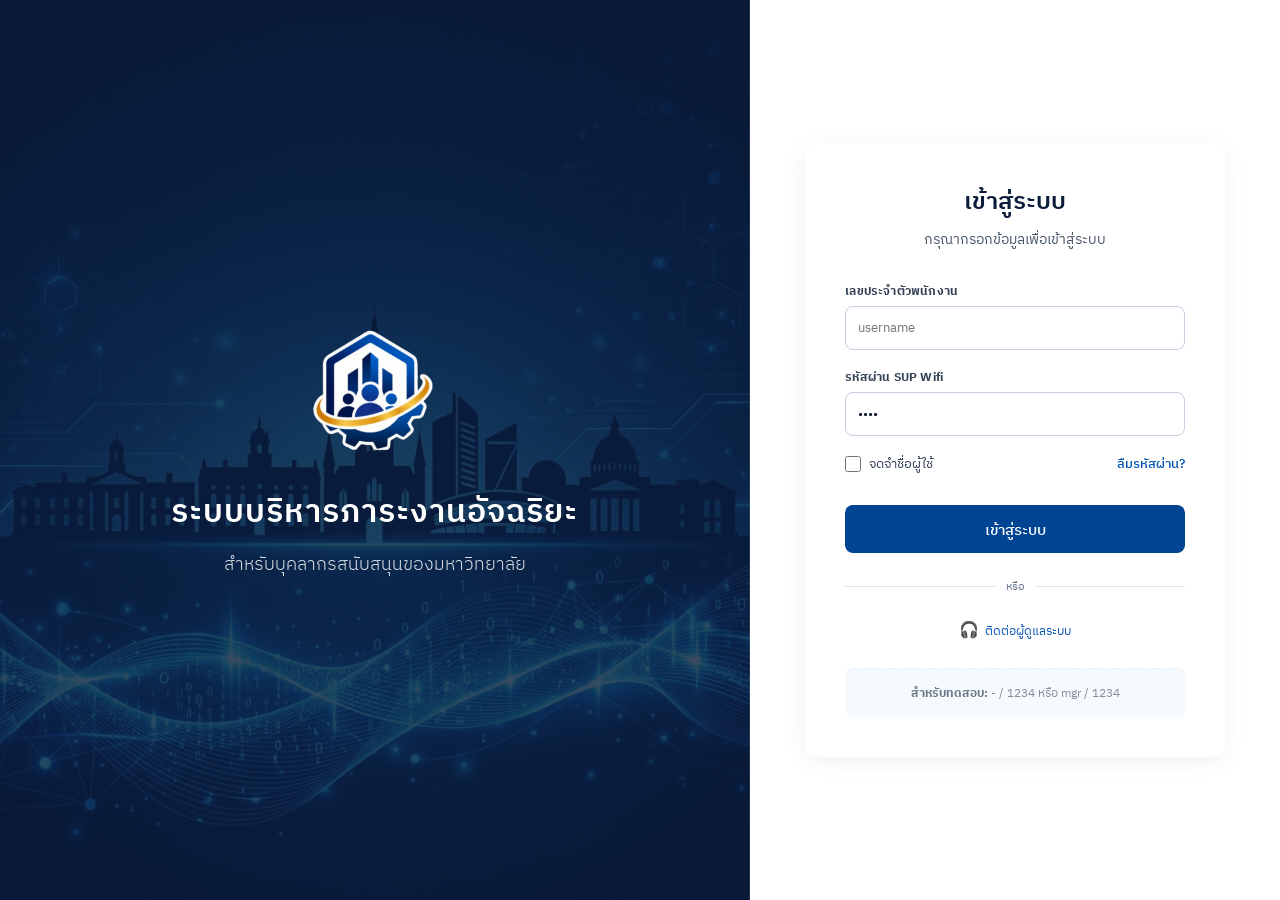
<file: index.html>
<!DOCTYPE html>
<html lang="th">

<head>
  <meta charset="UTF-8">
  <meta name="viewport" content="width=device-width, initial-scale=1.0">
  <title>ระบบบริหารภาระงานอัจฉริยะ</title>
  <link
    href="https://fonts.googleapis.com/css2?family=IBM+Plex+Sans+Thai:wght@300;400;500;600;700&family=IBM+Plex+Sans:wght@300;400;500;600;700&display=swap"
    rel="stylesheet">
  <link rel="stylesheet" href="css1.css">
</head>

<body>

  <!-- ══════════ TOAST CONTAINER ══════════ -->
  <div class=" toast-container" id="toastContainer">
  </div>

  <!-- ══════════ MGR MODAL ══════════ -->
  <div id="mgrModal"
    style="display:none;position:fixed;inset:0;background:rgba(15,23,42,0.55);z-index:2000;align-items:center;justify-content:center;"
    onclick="if(event.target===this)closeMgrModal()">
    <div
      style="background:#fff;border-radius:18px;max-width:560px;width:90%;box-shadow:0 24px 64px rgba(15,23,42,0.18);overflow:hidden;animation:fadeIn .2s ease;">
      <div id="mgrModalHeader"
        style="background:#1e3a5f;color:#fff;padding:22px 28px;display:flex;justify-content:space-between;align-items:center;">
        <div>
          <div id="mgrModalTitle" style="font-size:17px;font-weight:800;"></div>
          <div id="mgrModalSub" style="font-size:12px;opacity:.8;margin-top:3px;"></div>
        </div>
        <button onclick="closeMgrModal()"
          style="background:rgba(255,255,255,0.15);border:none;color:#fff;width:34px;height:34px;border-radius:50%;font-size:18px;cursor:pointer;display:flex;align-items:center;justify-content:center;line-height:1;">✕</button>
      </div>
      <div id="mgrModalBody" style="padding:28px;max-height:65vh;overflow-y:auto;"></div>
      <div id="mgrModalFooter"
        style="padding:16px 28px;border-top:1px solid #e2e8f0;display:flex;gap:12px;justify-content:flex-end;"></div>
    </div>
  </div>

  <!-- ══════════ LOGIN PAGE ══════════ -->
  <div id="page-login">
    <div class="login-left">
      <div class="login-brand">
        <div class="login-logo">
          <img src="logo.png" alt="Logo" style="width: 100%; height: 100%; object-fit: contain;">
        </div>
        <h1>ระบบบริหารภาระงานอัจฉริยะ</h1>
        <p>สำหรับบุคลากรสนับสนุนของมหาวิทยาลัย</p>
      </div>
    </div>
    <div class="login-right">
      <div class="login-form-box">
        <h2>เข้าสู่ระบบ</h2>
        <div class="sub-label">กรุณากรอกข้อมูลเพื่อเข้าสู่ระบบ</div>

        <div class="form-group" style="text-align: left;">
          <label>เลขประจำตัวพนักงาน</label>
          <input type="text" id="loginUser" placeholder="username" value="">
        </div>
        <div class="form-group" style="text-align: left;">
          <label>รหัสผ่าน SUP Wifi</label>
          <input type="password" id="loginPass" placeholder="••••••••" value="1234">
        </div>

        <div style="display: flex; justify-content: space-between; align-items: center; margin-bottom: 24px;">
          <label
            style="display: flex; align-items: center; gap: 8px; font-size: 13px; color: var(--gray-700); cursor: pointer;">
            <input type="checkbox"
              style="width: 16px; height: 16px; border: 1px solid var(--gray-300); border-radius: 4px;"> จดจำชื่อผู้ใช้
          </label>
          <a href="#" style="font-size: 13px; color: #0056b3; font-weight: 500;">ลืมรหัสผ่าน?</a>
        </div>

        <button class="btn-login" onclick="doLogin()"
          style="background: #004494; height: 48px; font-size: 15px; font-weight: 500;">เข้าสู่ระบบ</button>

        <div style="margin: 20px 0; position: relative;">
          <div style="border-top: 1px solid var(--gray-200); position: absolute; top: 50%; width: 100%;"></div>
          <span
            style="background: #fff; padding: 0 10px; position: relative; font-size: 11px; color: var(--gray-500);">หรือ</span>
        </div>

        <div
          style="font-size: 12px; color: #0056b3; display: flex; align-items: center; justify-content: center; gap: 6px;">
          <span style="font-size: 16px;">🎧</span> ติดต่อผู้ดูแลระบบ
        </div>

        <div class="login-hint"
          style="margin-top: 24px; padding-top: 15px; border-top: 1px dashed var(--gray-200); opacity: 0.6;">
          <b>สำหรับทดสอบ:</b> - / 1234 หรือ mgr / 1234
        </div>
      </div>
    </div>
  </div>

  <!-- ══════════ MAIN APP ══════════ -->
  <div id="app">
    <!-- SIDEBAR -->
    <aside class="sidebar" id="sidebar">
      <div class="sidebar-brand">
        <div class="logo-row">
          <div class="logo-icon" style="background: transparent;">
            <img src="logo.png" alt="Logo" style="width: 40px; height: 40px; object-fit: contain;">
          </div>
          <div>
            <h2>ระบบบริหารภาระงาน</h2>
            <p>โครงสร้างภารกิจ</p>
          </div>
        </div>
      </div>
      <div class="sidebar-user">
        <div class="user-avatar" id="userAvatar">H</div>
        <div class="user-info">
          <div class="name" id="userName">ผู้ดูแลระบบ</div>
          <div class="role-badge hr" id="userRoleBadge">ผู้ดูแลระบบ</div>
        </div>
      </div>
      <nav class="sidebar-nav" id="sidebarNav">
        <!-- filled by JS -->
      </nav>
      <div class="sidebar-footer">
        <button class="btn-logout" onclick="doLogout()">🚪 ออกจากระบบ</button>
      </div>
    </aside>

    <!-- MAIN CONTENT -->
    <div class="main-content">
      <div class="topbar">
        <div class="topbar-left">
          <div class="search-box smart-search" style="border-radius: 20px; width: 400px; background: var(--gray-50);">
            <span style="margin-right: 8px;">🔍</span>
            <input type="text" placeholder="ค้นหาอัจฉริยะ (ค้นหาหน่วยงาน, เลขที่เอกสาร, หรือชื่อผู้บริหาร...)"
              style="background: transparent;">
          </div>
        </div>
        <div class="topbar-right">
          <button class="topbar-btn" onclick="showPage('notifications')">🔔 <span
              style="font-size:11px;color:var(--danger);font-weight:700">3</span></button>
          <button class="topbar-btn" onclick="showPage('settings')">⚙️ ตั้งค่า</button>
          <div class="user-avatar" style="width: 32px; height: 32px; font-size: 12px; margin-left: 8px;">H</div>
        </div>
      </div>

      <div class="page-body">
        <!-- Pages will be rendered here -->
        <div id="page-content" class="fade-in"></div>
      </div>
    </div>
  </div>

  <!-- ══════════ MODAL CONTAINER ══════════ -->
  <div class="modal-overlay" id="modalOverlay" onclick="closeModalOnBg(event)">
    <div class="modal" id="modalBox">
      <div class="modal-header">
        <h3 id="modalTitle">หัวข้อ</h3>
        <button class="modal-close" onclick="closeModal()">✕</button>
      </div>
      <div class="modal-body" id="modalBody"></div>
      <div class="modal-footer" id="modalFooter"></div>
    </div>
  </div>

  <script>
    // ══════════════════════════════════════════════
    // STATE
    // ══════════════════════════════════════════════
    let currentRole = 'hr';
    let currentPage = 'dashboard';

    // ── SAMPLE DATA ──
    const DATA = {
      orgStructures: [
        { id: 1, code: 'ORG-001', name: 'กองบริหารงานทั่วไป (ธุรการ)', type: 'กลุ่มสนับสนุนทั่วไป', level: 'กอง', parent: 'สำนักงานอธิการบดี', status: 'validated', date: '2567-01-10', remark: 'ผ่านตรวจสอบ พ.ร.บ. แล้ว' },
        { id: 2, code: 'ORG-002', name: 'กองบริการการศึกษา', type: 'กลุ่มสนับสนุนวิชาการ', level: 'กอง', parent: 'สำนักงานอธิการบดี', status: 'validated', date: '2567-01-15', remark: '' },
        { id: 3, code: 'ORG-003', name: 'สำนักเทคโนโลยีสารสนเทศ', type: 'กลุ่มวิชาชีพเฉพาะ', level: 'สำนัก', parent: '-', status: 'pending', date: '2567-02-01', remark: 'รอตรวจสอบ' },
        { id: 4, code: 'ORG-004', name: 'กองการเงินและบัญชี', type: 'กลุ่มวิชาชีพเฉพาะ', level: 'กอง', parent: 'สำนักงานอธิการบดี', status: 'validated', date: '2567-01-20', remark: '' },
        { id: 5, code: 'ORG-005', name: 'กองพัสดุ', type: 'กลุ่มสนับสนุนทั่วไป', level: 'กอง', parent: 'สำนักงานอธิการบดี', status: 'rejected', date: '2567-02-05', remark: 'ไม่ตรงตามมาตรฐาน' },
      ],
      workloadStandards: [
        { id: 1, code: 'WS-001', name: 'งานบริหารและธุรการ', category: 'กลุ่มสนับสนุนทั่วไป', level: 'ชำนาญงาน', hours: 8, coefficient: 1.0, status: 'validated' },
        { id: 2, code: 'WS-002', name: 'งานบริการการศึกษา', category: 'กลุ่มสนับสนุนวิชาการ', level: 'ชำนาญการ', hours: 10, coefficient: 1.5, status: 'validated' },
        { id: 3, code: 'WS-003', name: 'งานบริหารการเงินและบัญชี', category: 'กลุ่มวิชาชีพเฉพาะ', level: 'เชี่ยวชาญ', hours: 8, coefficient: 1.2, status: 'pending' },
        { id: 4, code: 'WS-004', name: 'งานพัฒนาระบบสารสนเทศ', category: 'กลุ่มวิชาชีพเฉพาะ', level: 'เชี่ยวชาญพิเศษ', hours: 12, coefficient: 2.0, status: 'validated' },
      ],
      positions: [
        { id: 1, code: 'POS-001', name: 'เจ้าหน้าที่บริหารงานทั่วไป', level: 'ชำนาญงาน', grade: 'พนักงานมหาวิทยาลัย', unit: 'กองบริหารงานทั่วไป', count: 3, status: 'validated' },
        { id: 2, code: 'POS-002', name: 'นักวิชาการศึกษา', level: 'ชำนาญการ', grade: 'ข้าราชการ', unit: 'กองบริการการศึกษา', count: 5, status: 'validated' },
        { id: 3, code: 'POS-003', name: 'นักวิชาการคอมพิวเตอร์', level: 'เชี่ยวชาญ', grade: 'พนักงานราชการ', unit: 'สำนักเทคโนโลยีสารสนเทศ', count: 8, status: 'pending' },
        { id: 4, code: 'POS-004', name: 'นักวิชาการเงินและบัญชี', level: 'เชี่ยวชาญพิเศษ', grade: 'พนักงานมหาวิทยาลัย', unit: 'กองการเงินและบัญชี', count: 1, status: 'validated' },
        { id: 5, code: 'POS-005', name: 'นักวิชาการพัสดุ', level: 'ชำนาญการ', grade: 'ลูกจ้างประจำ', unit: 'กองพัสดุ', count: 4, status: 'pending' },
      ],
      missions: [
        { id: 1, code: 'MIS-001', unit: 'กองบริหารงานทั่วไป', name: 'งานธุรการและสารบรรณกลาง', type: 'หลัก', category: 'กลุ่มสนับสนุนทั่วไป', priority: 'สูง', status: 'validated' },
        { id: 2, code: 'MIS-002', unit: 'กองบริการการศึกษา', name: 'สนับสนุนการจัดการเรียนการสอน', type: 'รอง', category: 'กลุ่มสนับสนุนวิชาการ', priority: 'กลาง', status: 'validated' },
        { id: 3, code: 'MIS-003', unit: 'กองการเงินและบัญชี', name: 'บริหารงบประมาณและบัญชี', type: 'หลัก', category: 'กลุ่มวิชาชีพเฉพาะ', priority: 'สูง', status: 'pending' },
        { id: 4, code: 'MIS-004', unit: 'กองพัสดุ', name: 'จัดซื้อจัดจ้างและบริหารพัสดุ', type: 'สนับสนุน', category: 'กลุ่มสนับสนุนทั่วไป', priority: 'กลาง', status: 'validated' },
        { id: 5, code: 'MIS-005', unit: 'สำนักเทคโนโลยีสารสนเทศ', name: 'พัฒนาระบบเครือข่ายสารสนเทศ', type: 'สนับสนุน', category: 'กลุ่มวิชาชีพเฉพาะ', priority: 'สูง', status: 'validated' },
        { id: 6, code: 'MIS-006', unit: 'กองสนับสนุนการวิจัย', name: 'ประสานงานโครงการวิจัย', type: 'หลัก', category: 'กลุ่มสนับสนุนวิชาการ', priority: 'กลาง', status: 'rejected' },
      ],
      supportCategories: [
        { id: 1, code: 'CAT-001', name: 'กลุ่มสนับสนุนทั่วไป', description: 'งานธุรการ, บริการทั่วไป, และพัสดุ', group: 'ทั่วไป', difficulty: 'ต้น', missions: 3, status: 'validated' },
        { id: 2, code: 'CAT-002', name: 'กลุ่มสนับสนุนวิชาการ', description: 'งานบริการการศึกษาและการวิจัย', group: 'วิชาการ', difficulty: 'กลาง', missions: 2, status: 'validated' },
        { id: 3, code: 'CAT-003', name: 'กลุ่มวิชาชีพเฉพาะ', description: 'งานเทคโนโลยีสารสนเทศ, การเงินและบัญชี', group: 'วิชาชีพเฉพาะ', difficulty: 'สูง', missions: 4, status: 'pending' },
      ],
      connections: [
        { id: 1, position: 'เจ้าหน้าที่บริหารงานทั่วไป', unit: 'กองบริหารงานทั่วไป', mission: 'งานธุรการและสารบรรณกลาง', missionCode: 'MIS-001', type: 'หลัก', workload: 80, status: 'validated' },
        { id: 2, position: 'นักวิชาการศึกษา', unit: 'กองบริการการศึกษา', mission: 'สนับสนุนการจัดการเรียนการสอน', missionCode: 'MIS-002', type: 'รอง', workload: 60, status: 'validated' },
        { id: 3, position: 'นักวิชาการคอมพิวเตอร์', unit: 'สำนักเทคโนโลยีสารสนเทศ', mission: 'พัฒนาระบบเครือข่ายสารสนเทศ', missionCode: 'MIS-005', type: 'สนับสนุน', workload: 40, status: 'pending' },
        { id: 4, position: 'นักวิชาการเงินและบัญชี', unit: 'กองการเงินและบัญชี', mission: 'บริหารงบประมาณและบัญชี', missionCode: 'MIS-003', type: 'หลัก', workload: 90, status: 'pending' },
      ],
      services: [
        { id: 1, code: 'SRV-001', name: 'การขอหนังสือรับรองเงินเดือน', unit: 'กองบริหารงานทั่วไป', status: 'validated', remark: 'ผ่าน พ.ร.บ. แล้ว' },
        { id: 2, code: 'SRV-002', name: 'การขออนุมัติจัดซื้อวัสดุ', unit: 'กองพัสดุ', status: 'pending', remark: 'รอตรวจสอบภารกิจ' },
        { id: 3, code: 'SRV-003', name: 'ระบบสารสนเทศเพื่อการศึกษา', unit: 'สำนักเทคโนโลยีสารสนเทศ', status: 'validated', remark: 'อัปเดตล่าสุด' }
      ]
    };

    // ══════════════════════════════════════════════
    // LOGIN / AUTH
    // ══════════════════════════════════════════════
    function doLogin() {
      const u = document.getElementById('loginUser').value.toLowerCase();
      const p = document.getElementById('loginPass').value;
      if (!u || !p) { showToast('กรุณากรอกข้อมูลให้ครบถ้วน', 'error'); return; }
      if (p !== '1234') { showToast('รหัสผ่านไม่ถูกต้อง', 'error'); return; }

      if (u === 'mgr' || u === 'manager') {
        currentRole = 'mgr';
      } else {
        currentRole = 'hr';
      }

      document.getElementById('page-login').style.display = 'none';
      document.getElementById('app').style.display = 'flex';
      setupSidebar();
      showPage('dashboard');
      showToast('เข้าสู่ระบบสำเร็จ 🎉');
    }

    function doLogout() {
      if (!confirm('ยืนยันการออกจากระบบ?')) return;

      // ล้างค่าเดิมในฟอร์ม Login
      document.getElementById('loginUser').value = '';
      document.getElementById('loginPass').value = '';

      // สลับหน้า
      document.getElementById('app').style.display = 'none';
      document.getElementById('page-login').style.display = 'flex';

      showToast('ออกจากระบบเรียบร้อยแล้ว 🚪', 'info');

      // รีเซ็ตตัวแปรหน้าปัจจุบัน
      currentPage = 'dashboard';
    }

    // HR Smart Functions
    function previewItem(type, id) {
      const drawer = document.getElementById('smartDrawer');
      const title = document.getElementById('drawerTitle');
      const subtitle = document.getElementById('drawerSubtitle');
      const body = document.getElementById('drawerBody');

      let item = null;
      if (type === 'org') item = DATA.orgStructures.find(x => x.id === id);
      else if (type === 'mission') item = DATA.missions.find(x => x.id === id);

      title.textContent = item ? item.name : 'ดูตัวอย่าง';
      subtitle.textContent = type === 'org' ? 'การปรับโครงสร้างหน่วยงาน' : 'การเสนอภารกิจใหม่';

      body.innerHTML = `
        <div class="smart-analysis">
          <h4>🤖 การวิเคราะห์อัจฉริยะ</h4>
          <p style="font-size:13px; color:#1e40af; line-height:1.5;">
            "จากการตรวจสอบระบบพบว่า การปรับปรุงโครงสร้างนี้สอดคล้องกับ พ.ร.บ. มหาวิทยาลัย มาตรา 24 แต่พบจุดที่ต้องพิจารณาเพิ่มคือ **ภารกิจซ้ำซ้อน** กับหน่วยงานกองแผน 1 จุด"
          </p>
        </div>

        <div class="diff-container">
          <div class="diff-header">เปรียบเทียบการเปลี่ยนแปลง (โครงสร้างเดิม vs โครงสร้างใหม่)</div>
          <div class="diff-item">
            <div style="font-weight:600;">โครงสร้างหน่วยงาน</div>
            <div class="diff-old">- กองงานห้องสมุดย่อย (ยกเลิก)</div>
            <div class="diff-new">+ กองนวัตกรรมการเรียนรู้ (จัดตั้งใหม่)</div>
          </div>
          <div class="diff-item">
            <div style="font-weight:600;">จำนวนบุคลากร</div>
            <div class="diff-old">- 12 อัตรา</div>
            <div class="diff-new">+ 15 อัตรา (ขอเพิ่ม 3 อัตรา)</div>
          </div>
          <div class="diff-item">
            <div style="font-weight:600;">ภารกิจที่เพิ่มใหม่</div>
            <div class="diff-new">+ พัฒนาสื่อการเรียนรู้แบบ ดิจิทัล</div>
            <div class="diff-new">+ บริหารจัดการระบบ แพลตฟอร์มการเรียนรู้</div>
          </div>
        </div>

        <div class="card" style="margin-top:20px; border:1px solid #e2e8f0;">
          <div class="card-header" style="font-size:14px;">📄 เอกสารแนบ</div>
          <div class="card-body">
            <div style="display:flex; align-items:center; gap:10px; font-size:13px; color:#0056b3;">
               <span>📄 บันทึกข้อความเสนอปรับโครงสร้าง.pdf</span>
               <span style="color:var(--gray-400);">• 2.4 MB</span>
            </div>
          </div>
        </div>
      `;

      drawer.classList.add('active');
    }

    function closeDrawer() {
      const drawer = document.getElementById('smartDrawer');
      if (drawer) drawer.classList.remove('active');
    }

    function approveToCouncil() {
      if (confirm('ยืนยันการอนุมัติเพื่อเสนอต่อสภาฯ?')) {
        showToast('อนุมัติและส่งเรื่องต่อเรียบร้อยแล้ว ✅', 'success');
        closeDrawer();
      }
    }

    function openRejectModal() {
      openModal('↩️ ส่งกลับเพื่อแก้ไข', `
        <div style="padding: 5px;">
          <div class="info-box" style="background: #fff7ed; border: 1px solid #ffedd5; color: #9a3412; margin-bottom: 20px; font-size: 13px;">
             <b>คำแนะนำ:</b> การส่งกลับแก้ไขจะส่งการแจ้งเตือนไปยังผู้บริหารหน่วยงานโดยตรง พร้อมข้อความระบุสาเหตุเพื่อให้ดำเนินการปรับปรุงในระบบ
          </div>
          
          <div class="form-group">
            <label style="font-weight: 700; color: var(--navy); margin-bottom: 10px; display: block;">ระบุสาเหตุการส่งกลับ</label>
            <textarea id="rejectReason" style="width: 100%; height: 120px; padding: 15px; border: 1.5px solid var(--gray-200); border-radius: 12px; font-size: 14px; outline: none; transition: border-color 0.2s; resize: none;" placeholder="กรุณาระบุรายละเอียด เช่น พบภารกิจทับซ้อน, ข้อมูลไม่ครบถ้วน..."></textarea>
          </div>

          <div style="margin-top: 20px;">
            <label style="font-weight: 700; color: var(--navy); margin-bottom: 10px; display: block;">ประวัติการสื่อสาร</label>
            <div style="background: var(--gray-50); border-radius: 12px; padding: 15px; max-height: 150px; overflow-y: auto;">
              <div style="margin-bottom: 10px; display: flex; flex-direction: column; align-items: flex-end;">
                <div style="background: var(--gold); color: var(--navy); padding: 8px 12px; border-radius: 12px 12px 0 12px; font-size: 12px; max-width: 80%;">
                  ช่วยตรวจสอบภารกิจ "งานธุรการ" ของกองคลังอีกครั้งครับ
                </div>
                <div style="font-size: 10px; color: var(--gray-400); margin-top: 4px;">HR Admin • 2 วันที่แล้ว</div>
              </div>
              <div style="margin-bottom: 10px; display: flex; flex-direction: column; align-items: flex-start;">
                <div style="background: #fff; border: 1px solid var(--gray-200); color: var(--gray-700); padding: 8px 12px; border-radius: 12px 12px 12px 0; font-size: 12px; max-width: 80%;">
                  รับทราบครับ กำลังดำเนินการตรวจสอบและปรับปรุงครับ
                </div>
                <div style="font-size: 10px; color: var(--gray-400); margin-top: 4px;">ผอ. กองคลัง • 1 วันที่แล้ว</div>
              </div>
            </div>
          </div>
        </div>
      `, `
        <button class="btn btn-outline" onclick="closeModal()" style="height: 45px; border-radius: 10px;">ยกเลิก</button>
        <button class="btn btn-danger" onclick="confirmReject()" style="height: 45px; border-radius: 10px; background: #dc2626; padding: 0 25px;">ยืนยันการส่งกลับแก้ไข ↩️</button>
      `);
    }

    function confirmReject() {
      const reason = document.getElementById('rejectReason').value;
      if (!reason) {
        alert('กรุณาระบุสาเหตุในการส่งกลับแก้ไข');
        return;
      }
      showToast('ส่งเรื่องกลับไปยังหน่วยงานเรียบร้อยแล้ว ↩️', 'info');
      closeModal();
      closeDrawer();
    }

    // ══════════════════════════════════════════════
    // SIDEBAR SETUP
    // ══════════════════════════════════════════════
    const HR_NAV = [
      {
        section: 'เมนูหลัก', items: [
          { id: 'dashboard', icon: '🏠', label: 'หน้าหลัก' },
          { id: 'inbox', icon: '✉️', label: 'กล่องรับงาน', badge: '12' },
          { id: 'my-history', icon: '🕒', label: 'ประวัติงานของฉัน' },
          { id: 'track-my-work', icon: '🔄', label: 'ติดตามงานของฉัน' },
          { id: 'approval-docs', icon: '📄', label: 'เอกสารขออนุมัติ' },
          { id: 'reports', icon: '📊', label: 'รายงาน' }
        ]
      },
      {
        section: 'เครื่องมือ', items: [
          { id: 'recommended-tools', icon: '🔗', label: 'เครื่องมือแนะนำ' }
        ]
      }
    ];

    const MGR_NAV = [
      {
        section: 'กระบวนการทำงาน', items: [
          { id: 'dashboard', icon: '🏠', label: 'หน้าหลัก' },
          { id: 'เเนะนำโครงสร้าง', icon: '💡', label: 'ดูคำแนะนำโครงสร้าง' },
          { id: 'ปรับโครงสร้าง', icon: '🛠️', label: 'ปรับโครงสร้างหน่วยงาน' },
          { id: 'mgr-validate', icon: '🔍', label: 'ตรวจสอบความถูกต้อง' },
          { id: 'connection', icon: '🔗', label: 'กำหนดความสัมพันธ์ภารกิจ' },
          { id: 'approval', icon: '✅', label: 'เสนอขออนุมัติ', badge: '' },
        ]
      },
      {
        section: 'ข้อมูลอ้างอิง', items: [
          { id: 'structure-info', icon: '📁', label: 'ข้อมูลโครงสร้างหน่วยงาน' },
          { id: 'reports', icon: '📊', label: 'รายงานสรุป' },
        ]
      }
    ];

    function setupSidebar() {
      const nav = currentRole === 'hr' ? HR_NAV : MGR_NAV;
      const name = currentRole === 'hr' ? 'ฝ่ายทรัพยากรบุคคล' : 'รศ.ดร.วีรชัย มั่นคง';
      const roleLabel = currentRole === 'hr' ? '<span style="display:inline-block;width:8px;height:8px;background:#22c55e;border-radius:50%;margin-right:4px;"></span>ออนไลน์' : 'ผู้บริหารหน่วยงาน';
      document.getElementById('userName').textContent = name;
      document.getElementById('userAvatar').textContent = name.charAt(0);
      document.getElementById('userRoleBadge').innerHTML = roleLabel;
      document.getElementById('userRoleBadge').className = 'role-badge ' + (currentRole === 'hr' ? 'hr' : 'mgr');

      let html = '';
      nav.forEach(sec => {
        html += `<div class="nav-section"><div class="nav-section-title">${sec.section}</div>`;
        sec.items.forEach(item => {
          html += `<div class="nav-item" id="nav-${item.id}" onclick="showPage('${item.id}')">
        <span class="icon">${item.icon}</span>${item.label}
        ${item.badge ? `<span class="badge">${item.badge}</span>` : ''}
      </div>`;
        });
        html += `</div>`;
      });
      document.getElementById('sidebarNav').innerHTML = html;
    }

    // ══════════════════════════════════════════════
    // PAGE ROUTER
    // ══════════════════════════════════════════════
    function showPage(pageId) {
      currentPage = pageId;
      document.querySelectorAll('.nav-item').forEach(n => n.classList.remove('active'));
      const navEl = document.getElementById('nav-' + pageId);
      if (navEl) navEl.classList.add('active');

      const content = document.getElementById('page-content');
      content.className = 'fade-in';

      const pages = {
        dashboard: renderDashboard,
        inbox: renderHRInbox,
        reports: renderReports,
        'org-structure': renderOrgStructure,
        'workload-std': renderWorkloadStd,
        'positions': renderPositions,
        'missions': renderMissions,
        'categories': renderCategories,
        'services': renderServices,
        'connection': renderConnection,
        'เเนะนำโครงสร้าง': renderStructureRecommendation,
        'ปรับโครงสร้าง': renderStructureAdjustmentWorkspace,
        'mgr-validate': renderMgrValidation,
        'approval': renderApproval,
        'notifications': renderNotifications,
        'settings': renderSettings,
        'module-links': renderModuleLinks,
        'structure-info': renderStructureInfo,
      };

      if (pages[pageId]) {
        content.innerHTML = pages[pageId]();
        setBreadcrumb(pageId);
      }
    }

    const PAGE_NAMES = {
      dashboard: 'หน้าหลัก', 'structure-info': 'ข้อมูลโครงสร้าง', 'org-structure': 'โครงสร้างหน่วยงาน',
      'workload-std': 'มาตรฐานภาระงาน', positions: 'ตำแหน่งงาน',
      missions: 'ภารกิจหน่วยงาน', categories: 'จำแนกประเภทภารกิจ',
      services: 'กำหนดรายการบริการของหน่วยงาน',
      connection: 'กำหนดความสัมพันธ์ภารกิจ', approval: 'เสนอขออนุมัติ (HR)',
      notifications: 'การแจ้งเตือน',
      reports: 'รายงานสรุป', settings: 'ตั้งค่าระบบ', 'module-links': 'เชื่อมต่อมอดูล',
      'เเนะนำโครงสร้าง': 'ดูคำแนะนำระบบ', 'ปรับโครงสร้าง': 'เลือก & ปรับโครงสร้าง',
      'mgr-validate': 'ตรวจสอบความถูกต้อง',
      'inbox': 'รับเรื่องจากผู้บริหาร',
    };

    function setBreadcrumb(pageId) {
      const name = PAGE_NAMES[pageId] || pageId;
      document.getElementById('breadcrumbText').innerHTML =
        `<span></span><span class="sep">/</span><span></span><span class="sep">/</span><span class="current">${name}</span>`;
    }

    // ══════════════════════════════════════════════
    // STATUS HELPERS
    // ══════════════════════════════════════════════
    function statusBadge(s) {
      const map = {
        validated: `<span class="badge badge-success">✅ ผ่านแล้ว</span>`,
        'ตรวจสอบแล้ว': `<span class="badge badge-success">✅ ผ่านแล้ว</span>`,
        'ผ่านแล้ว': `<span class="badge badge-success">✅ ผ่านแล้ว</span>`,
        pending: `<span class="badge badge-warning">⏳ รอตรวจสอบ</span>`,
        'รอตรวจสอบ': `<span class="badge badge-warning">⏳ รอตรวจสอบ</span>`,
        rejected: `<span class="badge badge-danger">❌ ไม่ผ่าน</span>`,
        'ไม่ผ่าน': `<span class="badge badge-danger">❌ ไม่ผ่าน</span>`,
      };
      return map[s] || `<span class="badge badge-gray">${s}</span>`;
    }
    function typeBadge(t) {
      const map = {
        'หลัก': `<span class="badge badge-navy">⭐ หลัก</span>`,
        'รอง': `<span class="badge badge-info">🔹 รอง</span>`,
        'สนับสนุน': `<span class="badge badge-gold">🛡️ สนับสนุน</span>`,
      };
      return map[t] || `<span class="badge badge-gray">${t}</span>`;
    }

    // ══════════════════════════════════════════════
    // DASHBOARD
    // ══════════════════════════════════════════════
    function renderDashboard() {
      if (currentRole === 'mgr') return renderMGRDashboard();
      return renderHRDashboard();
    }

    function renderMGRDashboard() {
      return `
  

  <div class="mgr-container fade-in">
    <!-- 0. Top Navigation -->
    <div class="top-nav">
      <div class="top-nav-left">
        <div style="width:40px;height:40px;background:var(--navy);border-radius:10px;display:flex;align-items:center;justify-content:center;color:#fff;font-size:20px;">🏛️</div>
        <div>
          <h2 style="margin:0;font-size:16px;font-weight:800;color:var(--navy);">ระบบบริหารภาระงานอัจฉริยะ</h2>
          <div style="font-size:11px;color:var(--gray-500);font-weight:600;">บริหารโครงสร้างภารกิจสนับสนุน — สำหรับผู้บริหารหน่วยงานสายสนับสนุนมหาวิทยาลัย</div>
        </div>
      </div>
      <div class="top-nav-center">
        <select class="select-box"><option>มหาวิทยาลัยเทคโนโลยีสุรนารี</option><option>สำนักงานอธิการบดี</option></select>
        <select class="select-box"><option>ร่างโครงสร้าง เวอร์ชัน 2.1 (กำลังแก้ไข)</option><option>โครงสร้าง เวอร์ชัน 1.0 (ใช้งานจริง)</option></select>
      </div>
      <div class="top-nav-right">
        <div style="position:relative;cursor:pointer;font-size:20px;margin-right:10px;">🔔<span style="position:absolute;top:-5px;right:-5px;background:#1e3a5f;color:#fff;font-size:9px;padding:2px 6px;border-radius:10px;font-weight:bold;">3</span></div>
        <div style="display:flex;align-items:center;gap:10px;">
          <div style="text-align:right;">
            <div style="font-size:12px;font-weight:800;color:var(--navy);">รศ.ดร.วีรชัย มั่นคง</div>
            <div style="font-size:10px;color:var(--gray-500);font-weight:600;">รองอธิการบดีฝ่ายยุทธศาสตร์</div>
          </div>
          <div style="width:38px;height:38px;background:#1e3a5f;border-radius:50%;display:flex;align-items:center;justify-content:center;color:#fff;font-weight:bold;font-size:16px;">ว</div>
        </div>
      </div>
    </div>

    <!-- KPI Row -->
    <div class="mgr-kpi-grid">
      <div class="mgr-kpi" onclick="showPage('เเนะนำโครงสร้าง')" style="border-left:4px solid #2b6cb0;">
        <div class="mgr-kpi-label"><span style="width:6px;height:6px;background:#2b6cb0;border-radius:50%;display:inline-block;"></span> ขั้นตอนปัจจุบัน</div>
        <div class="mgr-kpi-value" style="font-size:26px;margin-top:4px;">💡 ดูคำแนะนำ</div>
        <div class="mgr-kpi-sub">ระบบวิเคราะห์แพลน 3 รูปแบบ รอเลือก</div>
        <div class="mgr-kpi-footer" style="color:#2b6cb0;">ดูคำแนะนำระบบ →</div>
      </div>
      <div class="mgr-kpi" onclick="showPage('approval')" style="border-left:4px solid #0284C7;">
        <div class="mgr-kpi-label"><span style="width:6px;height:6px;background:#0284C7;border-radius:50%;display:inline-block;"></span> รอ HR ยืนยัน</div>
        <div class="mgr-kpi-value">1</div>
        <div class="mgr-kpi-sub">เรื่องที่ยื่นเสนอฝ่ายบุคคลแล้ว รอผลอนุมัติ</div>
        <div class="mgr-kpi-footer" style="color:#0284C7;">ติดตามสถานะ →</div>
      </div>
      <div class="mgr-kpi" onclick="showPage('approval')" style="border-left:4px solid #16a34a;">
        <div class="mgr-kpi-label"><span style="width:6px;height:6px;background:#16a34a;border-radius:50%;display:inline-block;"></span> สภาฯ อนุมัติแล้ว</div>
        <div class="mgr-kpi-value">35</div>
        <div class="mgr-kpi-sub">โครงสร้างผ่านสภามหาวิทยาลัยรอบเดือนนี้</div>
        <div class="mgr-kpi-footer" style="color:#16a34a;">ดูผล →</div>
      </div>
    </div>

    <!-- Alert Banner -->
    <div class="mgr-alert" onclick="showPage('เเนะนำโครงสร้าง')" style="cursor:pointer;">
      <div class="mgr-alert-icon">💡</div>
      <div style="flex:1;">
        <div class="mgr-alert-title">ระบบแนะนำให้ปรับโครงสร้าง 3 แผน — กรุณาเลือก 1 แผน</div>
        <div class="mgr-alert-desc">วิเคราะห์จากข้อมูลโครงสร้างของ 4 หน่วยงาน ภารงาน และอัตรากำลังปัจจุบัน (คลิกเพื่อดูรายละเอียด)</div>
      </div>
    </div>

    <!-- Plan Selection -->
    <div class="mgr-section-title">🗂️ แผนที่ระบบแนะนำ</div>
    <div class="mgr-plan-grid">
      <!-- Plan A -->
      <div class="mgr-plan-card active">
        <div><span class="mgr-plan-tag" style="background:#1e3a5f;color:#fff;">✔ โดยตรวจสอบ</span></div>
        <div class="mgr-plan-title">แผน A — รวมศูนย์</div>
        <div class="mgr-plan-desc">ควบรวมหน่วยงานจาก 2 ส่วน เพิ่มประสิทธิภาพการทำงาน ปรับอัตรากำลัง 1 ตำแหน่ง</div>
        <div class="mgr-plan-stats">
          <div class="mgr-plan-stat"><span>12</span> สำนักบัญชีปัจจัย</div>
          <div class="mgr-plan-stat"><span>3</span> ตำแหน่ง</div>
        </div>
        <button class="mgr-plan-btn" onclick="mgrSelectPlan('A',this)">เลือกแผนนี้</button>
      </div>
      <!-- Plan B -->
      <div class="mgr-plan-card">
        <div><span class="mgr-plan-tag" style="background:#e2e8f0;color:#374151;">ทางเลือก</span></div>
        <div class="mgr-plan-title">แผน B — กระจาย อำนาจ</div>
        <div class="mgr-plan-desc">แยกภารกิจที่ซับซ้อนออก เป็น 4 หน่วยย่อยสื่อสร้าง ความคล่องตัวในการรับงาน</div>
        <div class="mgr-plan-stats">
          <div class="mgr-plan-stat"><span>15</span> สำนักบัญชีปัจจัย</div>
          <div class="mgr-plan-stat"><span>4</span> ตำแหน่ง</div>
        </div>
        <button class="mgr-plan-btn" onclick="mgrSelectPlan('B',this)">เลือกแผนนี้</button>
      </div>
      <!-- Plan C -->
      <div class="mgr-plan-card">
        <div><span class="mgr-plan-tag" style="background:#e2e8f0;color:#374151;">ทางเลือก</span></div>
        <div class="mgr-plan-title">แผน C — บริการส่วน</div>
        <div class="mgr-plan-desc">ปรับรูปแบบกระชับ ไม่แสดง โครงสร้างข้ามหน่วย เหมาะสำหรับงานสนับสนุน บูรณาการ</div>
        <div class="mgr-plan-stats">
          <div class="mgr-plan-stat"><span>10</span> สำนักบัญชีปัจจัย</div>
          <div class="mgr-plan-stat"><span>3</span> ตำแหน่ง</div>
        </div>
        <button class="mgr-plan-btn" onclick="mgrSelectPlan('C',this)">เลือกแผนนี้</button>
      </div>
    </div>

    <!-- 1. Approval Status Overview (Hero Section) -->
    <div class="mgr-section-title" style="margin-top:8px;">📊 สรุปสถานะการอนุมัติ</div>
    <div class="mgr-hero" style="margin-bottom:24px;">
      <!-- Status content -->
      
      <div style="position:relative; z-index:1; display:flex; justify-content:space-between; align-items:flex-start;">
        <div style="flex:1;">
          <div style="display:flex; align-items:center; gap:12px; margin-bottom:8px;">
            <h2 style="margin:0; font-size:22px; font-weight:900; color:var(--navy);">โครงสร้างฝ่ายบริหารทั่วไป</h2>
            <span style="font-size:12px; font-weight:bold; color:var(--gray-500); background:#f1f5f9; padding:4px 8px; border-radius:6px;">เวอร์ชัน: 2.1 (กำลังปรับปรุง)</span>
          </div>
          
          <div style="display:flex; align-items:center; gap:15px; margin-bottom:20px;">
            <div style="background:#dbeafe; color:#1e3a8a; padding:6px 14px; border-radius:8px; font-weight:800; font-size:13px; border:1px solid #bfdbfe; display:flex; align-items:center; gap:6px;">
              <span style="width:8px;height:8px;background:#2b6cb0;border-radius:50%;display:inline-block;"></span> อยู่ระหว่างฝ่ายบุคคลตรวจสอบ
            </div>
            <div style="font-size:12px; color:#64748b; font-weight:600;">
              อัปเดตล่าสุด: 5 พ.ค. 2026 | โดย: รศ.ดร.วีรชัย มั่นคง
            </div>
          </div>
          
          <!-- Progress Bar -->
          <div style="margin-bottom:22px; max-width:600px;">
            <div style="display:flex; justify-content:space-between; font-size:12px; font-weight:bold; margin-bottom:6px;">
              <span style="color:#0f172a;">ความคืบหน้า</span>
                             <span style="color:#2b6cb0;">80% (อยู่ขั้นตอนฝ่ายบุคคลตรวจสอบ)</span>
            </div>
            <div class="mgr-progress-bar"><div class="mgr-progress-fill" style="width:80%;"></div></div>
          </div>

          <!-- Timeline Steps -->
          <div style="display:flex; align-items:center; gap:10px; max-width:600px;">
            <div class="mgr-step" style="color:#16a34a;"><span>✔</span> ร่างโครงสร้าง</div>
            <div style="flex:1; height:2px; background:#16a34a;"></div>
            <div class="mgr-step" style="color:#16a34a;"><span>✔</span> ฝ่ายบุคคลตรวจสอบ</div>
            <div style="flex:1; height:2px; background:#2b6cb0;"></div>
            <div class="mgr-step" style="color:#2b6cb0;"><span>●</span> รอสภามหาวิทยาลัยอนุมัติ</div>
            <div style="flex:1; height:2px; background:#e2e8f0;"></div>
            <div class="mgr-step" style="color:#94a3b8;"><span>○</span> เสร็จสมบูรณ์</div>
          </div>
        </div>
        
        <!-- Action Buttons -->
        <div style="display:flex; flex-direction:column; gap:10px; min-width:180px; text-align:right;">
          <button class="btn" style="padding:12px; font-weight:800; background:#1e3a5f; color:#fff; border-radius:10px;" onclick="mgrShowDetail()">👁 ดูรายละเอียด</button>
          <button class="btn btn-outline" style="padding:12px; font-weight:800; border-color:#2b6cb0; color:#2b6cb0;" onclick="mgrShowFeedback()">💬 ดูข้อเสนอแนะจากฝ่ายบุคคล</button>
          <div style="background:#f0f6ff; border:1px solid #bfdbfe; padding:10px; border-radius:8px; margin-top:4px; text-align:left;">
            <div style="font-size:11px; font-weight:bold; color:#1e3a8a; margin-bottom:4px;">📌 ข้อมูลสรุป:</div>
            <div style="font-size:11px; color:#1e3a8a;">- งานซ้ำซ้อน: 2 จุด</div>
            <div style="font-size:11px; color:#1e3a8a;">- โครงสร้างขาด: 1 จุด</div>
          </div>
        </div>
      </div>
    </div>

    <!-- 2. Smart Recommendation + Compare (ย่อ) -->
    <div class="mgr-section-title">💡 การวิเคราะห์อัจฉริยะ</div>
    <div class="grid-2-smart">
      <!-- 2.1 AI Panel -->
      <div class="panel">
        <h3 style="font-size:14px; margin-bottom:15px; display:flex; align-items:center; gap:8px; color:#0f172a;"><span style="font-size:18px;">🤖</span> ระบบแนะนำให้ปรับปรุง 3 จุด</h3>
        <ul class="ai-list">
          <li class="ai-item">
            <div style="flex:1;">
              <div style="font-weight:800; font-size:12px; color:var(--navy); margin-bottom:3px;">งานซ้ำซ้อน</div>
              <div style="font-size:11px; color:var(--gray-500); line-height:1.4;">"งานธุรการและสารบรรณ" มีบทบาทซ้ำซ้อนระหว่างกองคลังและกองพัสดุ</div>
            </div>
            <div style="display:flex; flex-direction:column; gap:8px; align-items:flex-end; margin-left:10px;">
              <span class="ai-badge high">ผลกระทบสูง</span>
              <button class="btn btn-outline" style="padding:4px 10px; font-size:10px;" onclick="mgrApplyFix(this)">✔ ดำเนินการแก้ไข</button>
            </div>
          </li>
          <li class="ai-item">
            <div style="flex:1;">
              <div style="font-weight:800; font-size:12px; color:var(--navy); margin-bottom:3px;">โครงสร้างไม่สมดุล</div>
              <div style="font-size:11px; color:var(--gray-500); line-height:1.4;">ปริมาณงาน IT ล้นในสำนักวิชาการ แนะนำตั้งหน่วยงานใหม่รองรับ</div>
            </div>
            <div style="display:flex; flex-direction:column; gap:8px; align-items:flex-end; margin-left:10px;">
              <span class="ai-badge med">ผลกระทบปานกลาง</span>
              <button class="btn btn-outline" style="padding:4px 10px; font-size:10px;" onclick="mgrPreviewFix()">👁 ดูตัวอย่าง</button>
            </div>
          </li>
        </ul>
      </div>
      
      <!-- 2.2 Compare Mode -->
      <div class="panel">
        <div style="display:flex; justify-content:space-between; align-items:center; margin-bottom:15px;">
          <h3 style="font-size:14px; margin:0;">⚖️ โหมดเปรียบเทียบ: สำนักเทคโนโลยีสารสนเทศ</h3>
          <div style="font-size:11px; display:flex; gap:12px; font-weight:bold;">
            <span style="color:#16a34a;">🟢 เพิ่ม</span>
            <span style="color:#dc2626;">🔴 ลบ</span>
            <span style="color:#0284C7;">🟡 แก้ไข</span>
          </div>
        </div>
        <div class="compare-split">
          <div class="tree-box">
            <div style="font-weight:800; margin-bottom:12px; color:var(--gray-500); border-bottom:1px solid #e2e8f0; padding-bottom:5px;">Tree A (โครงสร้างเดิม)</div>
            <div class="tree-node-item">ฝ่ายพัฒนาระบบเครือข่าย</div>
            <div class="tree-node-item removed">ฝ่ายซ่อมบำรุงคอมพิวเตอร์</div>
            <div class="tree-node-item">ฝ่ายบริการวิชาการ IT</div>
          </div>
          <div class="tree-box" style="background:#f0f9ff; border-color:#bae6fd;">
            <div style="font-weight:800; margin-bottom:12px; color:var(--navy); border-bottom:1px solid #bae6fd; padding-bottom:5px;">Tree B (โครงสร้างแนะนำ)</div>
            <div class="tree-node-item modified">ฝ่ายนวัตกรรมดิจิทัล (ยุบรวม)</div>
            <div class="tree-node-item added">ศูนย์ความมั่นคงปลอดภัยไซเบอร์</div>
            <div class="tree-node-item">ฝ่ายบริการวิชาการ IT</div>
          </div>
        </div>
      </div>
    </div>

    <!-- 3. Structure Workspace -->
    <div style="display:flex; justify-content:space-between; align-items:flex-end; margin-bottom:15px; margin-top:24px;">
      <div class="mgr-section-title" style="margin:0;">🏗️ พื้นที่จัดการโครงสร้าง</div>
    </div>
    
    <div class="workspace-grid">
      <!-- 3.1 Left Panel: Function Library -->
      <div class="workspace-panel">
        <div class="workspace-header" style="display:flex; justify-content:space-between;">
          <span>🗂️ คลังภารกิจ</span>
          <span style="cursor:pointer;">⚙️</span>
        </div>
        <div style="padding:10px; border-bottom:1px solid #e2e8f0; background:#f8fafc;">
          <input type="text" placeholder="🔍 ค้นหาภารกิจ (เช่น ไอที, การเงิน)" style="width:100%; padding:8px; font-size:11px; border:1px solid #cbd5e1; border-radius:6px; outline:none;">
          <div style="display:flex; gap:5px; margin-top:8px;">
            <span style="font-size:9px; background:#e2e8f0; padding:3px 6px; border-radius:4px; font-weight:bold;">ทั้งหมด</span>
            <span style="font-size:9px; background:#fff; border:1px solid #e2e8f0; padding:3px 6px; border-radius:4px;">วิชาชีพเฉพาะ</span>
          </div>
        </div>
        <div class="workspace-body">
          <div class="func-item" onclick="showToast('เพิ่ม: งานสารบรรณ ลงใน Canvas แล้ว ✓','success')"><span>📄</span> งานสารบรรณ (สนับสนุนทั่วไป)</div>
          <div class="func-item" onclick="showToast('เพิ่ม: งานการเงินและบัญชี ลงใน Canvas แล้ว ✓','success')"><span>💰</span> งานการเงินและบัญชี (วิชาชีพเฉพาะ)</div>
          <div class="func-item" onclick="showToast('เพิ่ม: งานทะเบียนนักศึกษา ลงใน Canvas แล้ว ✓','success')"><span>🎓</span> งานทะเบียนนักศึกษา (วิชาการ)</div>
          <div class="func-item" style="opacity:0.5; border-style:dashed;" onclick="showToast('ภารกิจนี้ยังอยู่ระหว่างร่าง ไม่สามารถเพิ่มได้','warning')"><span>🛡️</span> บริหารความเสี่ยง (อยู่ระหว่างร่าง)</div>
        </div>
      </div>
      
      <!-- 3.2 Main Canvas -->
      <div class="workspace-panel canvas-area">
        <div style="position:absolute; top:12px; left:12px; font-weight:800; color:var(--navy); background:#fff; padding:5px 10px; border-radius:6px; box-shadow:0 2px 4px rgba(0,0,0,0.05); font-size:12px;">
          📍 โครงสร้าง: สำนักเทคโนโลยีสารสนเทศ
        </div>
        <div style="position:absolute; top:12px; right:12px; display:flex; gap:8px;">
          <button class="btn" style="padding:6px 14px; font-size:11px; background:#1e3a5f; color:#fff;" onclick="showPage('ปรับโครงสร้าง')">🛠️ เปิดพื้นที่ปรับโครงสร้าง</button>
          <button class="btn btn-outline" style="padding:6px 12px; font-size:11px; background:#fff;" onclick="mgrAddNode()">➕ เพิ่มรายการ</button>
          <button class="btn btn-outline" style="padding:6px 12px; font-size:11px; background:#fff;" onclick="showToast('ยกเลิกการกระทำล่าสุดแล้ว','info')">↩️ ย้อนกลับ</button>
        </div>
        
        <div style="display:flex; flex-direction:column; align-items:center; gap:25px; margin-top:40px;">
          <!-- Parent -->
          <div class="node-card" style="background:var(--navy); color:#fff; border:none;">
            <div style="font-weight:800; font-size:13px; margin-bottom:2px;">ผู้อำนวยการสำนัก</div>
            <div style="font-size:10px; opacity:0.8;">สำนักเทคโนโลยีสารสนเทศ</div>
          </div>
          
          <div style="width:2px; height:25px; background:var(--navy); position:relative; margin-top:-25px; margin-bottom:-25px; z-index:1;"></div>
          
          <!-- Children row -->
          <div style="display:flex; gap:40px; position:relative;">
            <!-- Connector line across -->
            <div style="position:absolute; top:-12px; left:90px; right:90px; height:2px; background:var(--navy); z-index:1;"></div>
            
            <div style="display:flex; flex-direction:column; align-items:center; position:relative;">
               <div style="width:2px; height:12px; background:var(--navy); position:absolute; top:-12px;"></div>
               <div class="node-card" style="cursor:pointer; box-shadow:0 0 0 2px rgba(234, 179, 8, 0.4);">
                 <div style="font-weight:800; font-size:12px; color:var(--navy); margin-bottom:2px;">ฝ่ายนวัตกรรมดิจิทัล</div>
                 <div style="font-size:10px; color:var(--gray-500); background:#f1f5f9; padding:2px 5px; border-radius:4px; display:inline-block;">วิชาชีพเฉพาะ</div>
               </div>
            </div>
            
            <div style="display:flex; flex-direction:column; align-items:center; position:relative;">
               <div style="width:2px; height:12px; background:var(--navy); position:absolute; top:-12px;"></div>
               <div class="node-card" style="border-color:#22c55e; background:#f0fdf4; cursor:pointer;">
                 <div style="font-weight:800; font-size:12px; color:#166534; margin-bottom:2px;">ศูนย์ความมั่นคงไซเบอร์</div>
                 <div style="font-size:10px; color:#15803d; background:#dcfce7; padding:2px 5px; border-radius:4px; display:inline-block;">งานใหม่ ✨</div>
               </div>
            </div>
          </div>
        </div>
      </div>
      
      <!-- 3.3 Right Panel: Properties -->
      <div class="workspace-panel">
        <div class="workspace-header">⚙️ คุณสมบัติข้อมูล</div>
        <div class="workspace-body" style="background:#f8fafc;">
          <div style="background:#fff; padding:12px; border-radius:8px; border:1px solid #e2e8f0; margin-bottom:15px;">
            <label style="font-weight:800; display:block; margin-bottom:6px; color:var(--navy);">ชื่อภารกิจ/หน่วยงาน</label>
            <input type="text" value="ฝ่ายนวัตกรรมดิจิทัล" style="width:100%; padding:8px; font-size:12px; border:1px solid #cbd5e1; border-radius:6px; outline:none; font-family:'Sarabun';">
          </div>
          
          <div style="background:#fff; padding:12px; border-radius:8px; border:1px solid #e2e8f0; margin-bottom:15px;">
            <label style="font-weight:800; display:block; margin-bottom:6px; color:var(--navy);">ประเภทกลุ่มงาน</label>
            <select style="width:100%; padding:8px; font-size:12px; border:1px solid #cbd5e1; border-radius:6px; outline:none; font-family:'Sarabun';">
              <option>กลุ่มวิชาชีพเฉพาะ</option>
              <option>กลุ่มสนับสนุนวิชาการ</option>
              <option>กลุ่มสนับสนุนทั่วไป</option>
            </select>
          </div>
          
          <div style="background:#fff; padding:12px; border-radius:8px; border:1px solid #e2e8f0;">
            <label style="font-weight:800; display:block; margin-bottom:6px; color:var(--navy);">ความสัมพันธ์</label>
            <div style="font-size:11px; padding:8px; background:#f8fafc; border:1px solid #e2e8f0; border-radius:6px;">
              <div style="display:flex; justify-content:space-between; margin-bottom:5px;">
                <span style="color:var(--gray-500);">⬆️ หน่วยงานหลัก:</span>
                <span style="font-weight:bold;">ผู้อำนวยการสำนัก</span>
              </div>
              <div style="display:flex; justify-content:space-between; margin-bottom:5px;">
                <span style="color:var(--gray-500);">⬇️ หน่วยงานย่อย:</span>
                <span style="font-weight:bold;">-</span>
              </div>
              <div style="display:flex; justify-content:space-between;">
                <span style="font-weight:bold; color:#0369a1;">ฝ่ายสนับสนุนไอที</span>
              </div>
            </div>
          </div>
          
          <button class="btn btn-outline" style="width:100%; margin-top:15px; border-color:#ef4444; color:#ef4444;" onclick="mgrDeleteNode()">🗑️ ลบรายการ</button>
        </div>
      </div>
    </div>

    <!-- 4. Validation & Submission -->
    <div class="mgr-section-title">✅ ตรวจสอบและส่งมอบ</div>
    <div class="validation-grid">
      <!-- 4.1 Validation Panel -->
      <div class="panel">
        <h3 style="font-size:14px; margin-bottom:15px; font-weight:800; display:flex; justify-content:space-between; align-items:center;">
          <span style="color:#0f172a;">🔍 รายการตรวจสอบก่อนส่ง</span>
          <span style="font-size:10px; background:#dbeafe; color:#1e3a8a; padding:3px 8px; border-radius:10px; border:1px solid #bfdbfe;">พบข้อผิดพลาด 1 จุด</span>
        </h3>
        <div class="check-item" style="border-left: 3px solid #22c55e;">
          <span style="color:#22c55e; font-size:16px;">✅</span> 
          <span style="flex:1;">โครงสร้างมีข้อมูลครบถ้วน (ไม่มีว่าง)</span>
        </div>
        <div class="check-item" style="border-left: 3px solid #ef4444; background:#fef2f2;">
          <span style="color:#ef4444; font-size:16px;">❌</span> 
          <div style="flex:1;">
            <div style="font-weight:bold; color:#991b1b;">พบงานทับซ้อน (Overlap)</div>
            <div style="font-size:11px; color:#b91c1c; margin-top:2px;">"ศูนย์ไซเบอร์" มีหน้าที่ซ้ำซ้อนกับ "ฝ่ายนวัตกรรม"</div>
          </div>
          <button class="btn btn-outline" style="padding:2px 8px; font-size:10px; background:#fff;" onclick="showToast('ไฮไลต์งานทับซ้อนบน Canvas แล้ว ⚡','warning')">ตรวจสอบ</button>
        </div>
        <div class="check-item" style="border-left: 3px solid #eab308;">
          <span style="color:#eab308; font-size:16px;">⚠️</span> 
          <span style="flex:1;">มาตรฐานภาระงานรวมเกินเกณฑ์กำหนด 5%</span>
        </div>
        <button class="btn btn-outline" style="width:100%; margin-top:10px; font-weight:bold;" onclick="mgrRevalidate()">↻ สั่งตรวจสอบอัตโนมัติอีกครั้ง</button>
      </div>
      
      <!-- 4.2 Submission Panel -->
      <div class="panel" style="background:#f8fafc; border:2px solid #e2e8f0;">
        <h3 style="font-size:14px; margin-bottom:15px; font-weight:800;">📤 แบบฟอร์มขออนุมัติ</h3>
        <div style="margin-bottom:15px;">
          <label style="font-size:12px; font-weight:800; display:block; margin-bottom:6px;">เหตุผลการปรับปรุงโครงสร้าง</label>
          <textarea rows="3" style="width:100%; padding:10px; font-size:12px; border:1px solid #cbd5e1; border-radius:8px; outline:none; font-family:'Sarabun';" placeholder="โปรดระบุเหตุผลความจำเป็นในการปรับโครงสร้าง เพื่อประกอบการพิจารณาของสภาฯ..."></textarea>
        </div>
        <div style="display:flex; gap:15px; margin-bottom:20px; background:#fff; padding:10px; border-radius:8px; border:1px solid #e2e8f0;">
          <label style="font-size:12px; font-weight:bold; display:flex; align-items:center; gap:5px; cursor:pointer;">
            <input type="radio" name="type" checked style="accent-color:var(--navy);"> ปรับปรุงเล็กน้อย
          </label>
          <label style="font-size:12px; font-weight:bold; display:flex; align-items:center; gap:5px; cursor:pointer;">
            <input type="radio" name="type" style="accent-color:var(--navy);"> รื้อโครงสร้างใหญ่
          </label>
        </div>
        <div style="display:flex; gap:12px;">
          <button class="btn btn-outline" style="flex:1; padding:12px; font-weight:800; border-color:#2b6cb0; color:#2b6cb0;" onclick="mgrSaveDraft()">💾 บันทึกร่าง</button>
          <button class="btn" style="flex:2; padding:12px; font-weight:800; font-size:14px; background:#1e3a5f; color:#fff; border-radius:10px; box-shadow:0 4px 14px rgba(30,58,138,0.25);" onclick="showToast('ส่งเรื่องให้ HR ตรวจสอบแล้วเรียบร้อย','success')">🚀 ส่งให้ HR ตรวจสอบ</button>
        </div>
      </div>
    </div>

  </div>`;
    }
    function renderHRDashboard() {
      return `
  <!-- Header -->
  <div style="margin-bottom:28px;">
    <h1 style="font-size:32px; font-weight:800; color:var(--navy); margin-bottom:5px;">หน้าหลัก</h1>
    <p style="font-size:16px; color:var(--gray-600); font-weight:600;">ยินดีต้อนรับ ฝ่ายทรัพยากรบุคคล</p>
    <div style="display:inline-flex; align-items:center; gap:8px; margin-top:8px; font-size:12px; color:var(--gray-500);">
      <span style="display:inline-block; width:10px; height:10px; background:#22c55e; border-radius:50%;"></span> ศูนย์ปฏิบัติการ อัปเดตล่าสุด 6 พ.ค. 2569 11:26น.
    </div>
  </div>

  <!-- Zone A: KPI Cards -->
  <div style="display:grid; grid-template-columns:repeat(3,1fr); gap:18px; margin-bottom:32px; align-items:stretch;">

    <div style="background:#fff; border:1px solid #e2e8f0; border-radius:8px; padding:20px; display:flex; flex-direction:column; justify-content:space-between; height:150px; box-shadow:0 2px 4px rgba(0,0,0,0.02);">
      <div style="display:flex; gap:16px;">
        <div style="width:60px; height:60px; background:#fee2e2; color:#ef4444; display:flex; flex-direction:column; justify-content:center; align-items:center; font-weight:bold; font-size:14px; border-radius:8px; line-height:1.2;">
          <div>ใส่</div>
          <div>ไอคอน</div>
        </div>
        <div style="display:flex; flex-direction:column; justify-content:flex-start;">
          <div style="color:#0284c7; font-weight:bold; font-size:16px; margin-bottom:8px;">คำร้องเสนออนุมัติใหม่</div>
          <div style="display:flex; align-items:baseline; gap:8px;">
            <span style="font-size:48px; font-weight:bold; color:#000; line-height:1;">6</span>
            <span style="font-size:14px; color:#64748b;">เรื่อง</span>
          </div>
        </div>
      </div>
      <div style="color:#0284c7; font-weight:bold; font-size:14px; margin-top:16px;">ดูรายละเอียด</div>
    </div>

    <div style="background:#fff; border:1px solid #e2e8f0; border-radius:8px; padding:20px; display:flex; flex-direction:column; justify-content:space-between; height:150px; box-shadow:0 2px 4px rgba(0,0,0,0.02);">
      <div style="display:flex; gap:16px;">
        <div style="width:60px; height:60px; background:#fef3c7; color:#d97706; display:flex; flex-direction:column; justify-content:center; align-items:center; font-weight:bold; font-size:14px; border-radius:8px; line-height:1.2;">
          <div>ใส่</div>
          <div>ไอคอน</div>
        </div>
        <div style="display:flex; flex-direction:column; justify-content:flex-start;">
          <div style="color:#d97706; font-weight:bold; font-size:16px; margin-bottom:8px;">รอเสนอเรื่องขออนุมัติ</div>
          <div style="display:flex; align-items:baseline; gap:8px;">
            <span style="font-size:48px; font-weight:bold; color:#000; line-height:1;">3</span>
            <span style="font-size:14px; color:#64748b;">เรื่อง</span>
          </div>
        </div>
      </div>
      <div style="color:#d97706; font-weight:bold; font-size:14px; margin-top:16px;">ดูรายละเอียด</div>
    </div>

    <div style="background:#fff; border:1px solid #e2e8f0; border-radius:8px; padding:20px; display:flex; flex-direction:column; justify-content:space-between; height:150px; box-shadow:0 2px 4px rgba(0,0,0,0.02);">
      <div style="display:flex; gap:16px;">
        <div style="width:60px; height:60px; background:#dcfce7; color:#16a34a; display:flex; flex-direction:column; justify-content:center; align-items:center; font-weight:bold; font-size:14px; border-radius:8px; line-height:1.2;">
          <div>ใส่</div>
          <div>ไอคอน</div>
        </div>
        <div style="display:flex; flex-direction:column; justify-content:flex-start;">
          <div style="color:#16a34a; font-weight:bold; font-size:16px; margin-bottom:8px;">อนุมัติเสร็จสิ้น</div>
          <div style="display:flex; align-items:baseline; gap:8px;">
            <span style="font-size:48px; font-weight:bold; color:#000; line-height:1;">35</span>
            <span style="font-size:14px; color:#64748b;">เรื่อง</span>
          </div>
        </div>
      </div>
      <div style="color:#16a34a; font-weight:bold; font-size:14px; margin-top:16px;">ดูรายละเอียด</div>
    </div>

  </div>

  <!-- Zone B: Tabs & Table -->
  <div style="background:#fff; border:1px solid #e2e8f0; border-radius:8px; padding:20px; position:relative;">
    <!-- Red text annotations matching the image exactly -->
    <div style="position:absolute; right:-60px; top:130px; color:red; font-weight:bold; font-size:14px; line-height:3.5; display:flex; flex-direction:column;">
      <span>ล่าสุด</span>
      <span>วันนี้</span>
      <span>เมื่อวาน</span>
    </div>

    <div style="display:flex; justify-content:space-between; align-items:center; border-bottom:2px solid #e2e8f0; padding-bottom:10px; margin-bottom:20px;">
      <div style="display:flex; gap:30px;">
        <div style="display:flex; align-items:center; gap:8px; color:#0284c7; font-weight:bold; font-size:18px; border-bottom:3px solid #0284c7; padding-bottom:8px; margin-bottom:-13px;">
          <span style="font-size:20px; position:relative;">📁<span style="position:absolute; top:-2px; right:-2px; background:red; color:white; font-size:8px; width:12px; height:12px; display:flex; align-items:center; justify-content:center; border-radius:50%;">1</span></span> งานเข้า
        </div>
        <div style="display:flex; align-items:center; gap:8px; color:#94a3b8; font-weight:bold; font-size:18px; padding-bottom:8px; margin-bottom:-13px;">
          <span style="font-size:20px; position:relative;">📁<span style="position:absolute; top:-2px; right:-2px; background:red; color:white; font-size:8px; width:12px; height:12px; display:flex; align-items:center; justify-content:center; border-radius:50%;">1</span></span> ประวัติการทำงาน
        </div>
      </div>
      <div style="display:flex; gap:10px;">
        <button style="border:1px solid #cbd5e1; background:#fff; border-radius:6px; padding:6px 20px; font-weight:bold; color:red; font-size:14px; cursor:pointer;">ค้นหา</button>
        <button style="border:1px solid #cbd5e1; background:#fff; border-radius:6px; padding:6px 15px; font-weight:bold; color:red; font-size:14px; display:flex; align-items:center; gap:5px; cursor:pointer;">เรียง <span style="color:#000; font-size:10px;">▼</span></button>
      </div>
    </div>

    <table style="width:100%; border-collapse:collapse; text-align:left;">
      <thead>
        <tr style="background:#f1f5f9; color:#64748b; font-size:14px;">
          <th style="padding:15px; text-align:center; border-radius:8px 0 0 8px;">สถานะ</th>
          <th style="padding:15px; text-align:center;">หน่วยงาน</th>
          <th style="padding:15px;">เรื่อง/รายละเอียด</th>
          <th style="padding:15px; text-align:center;">วันที่/เวลา</th>
          <th style="padding:15px; text-align:center; border-radius:0 8px 8px 0;">การดำเนินการ</th>
        </tr>
      </thead>
      <tbody>
        <!-- Row 1 -->
        <tr style="border-bottom:1px solid #e2e8f0;">
          <td style="padding:20px; text-align:center;">
            <div style="display:inline-flex; align-items:center; justify-content:center; gap:6px; background:#dbeafe; color:#0284c7; padding:8px 16px; border-radius:8px; font-weight:bold; min-width:100px;">
              <span style="width:12px; height:12px; background:#0284c7; border-radius:50%;"></span> ล่าสุด
            </div>
          </td>
          <td style="padding:20px; text-align:center; font-size:12px; color:#475569; font-weight:bold;">ศูนย์คอมพิวเตอร์</td>
          <td style="padding:20px;">
            <div style="font-weight:bold; font-size:14px; color:#1e293b;">ส่งร่าง "ปรับโครงสร้างภารกิจแปรรูปนม"</div>
            <div style="font-size:11px; color:#64748b; margin-top:4px;">เพิ่ม 3 ภารกิจสายสนับสนุน | ปรับอัตรากำลัง +2 อัตรา<br>| รอ HR ตรวจสอบความสอดคล้อง พ.ร.บ.</div>
          </td>
          <td style="padding:20px; font-size:12px; color:#475569; font-weight:bold; text-align:center;">12 พ.ค. 2569 10:30</td>
          <td style="padding:20px; text-align:center;">
            <span style="color:#0284c7; font-weight:bold; font-size:12px; cursor:pointer;">ตรวจสอบข้อมูล</span>
          </td>
        </tr>
        <!-- Row 2 -->
        <tr style="border-bottom:1px solid #e2e8f0;">
          <td style="padding:20px; text-align:center;">
            <div style="display:inline-flex; align-items:center; justify-content:center; gap:6px; background:#fef3c7; color:#d97706; padding:8px 16px; border-radius:8px; font-weight:bold; min-width:100px;">
              <span style="width:12px; height:12px; background:#fcd34d; border-radius:50%;"></span> รอดำเนินการ
            </div>
          </td>
          <td style="padding:20px; text-align:center; font-size:12px; color:#475569; font-weight:bold;">ส่วนพัสดุ</td>
          <td style="padding:20px;">
            <div style="font-weight:bold; font-size:14px; color:#1e293b;">ขออนุมัติจัดซื้อ</div>
            <div style="font-size:11px; color:#64748b; margin-top:4px;">รายละเอียด</div>
          </td>
          <td style="padding:20px; font-size:12px; color:#475569; font-weight:bold; text-align:center;">12 พ.ค. 2569 10:30</td>
          <td style="padding:20px; text-align:center;">
            <span style="color:#d97706; font-weight:bold; font-size:12px; cursor:pointer;">เสนอเรื่องเข้าสภา</span>
          </td>
        </tr>
        <!-- Row 3 -->
        <tr>
          <td style="padding:20px; text-align:center;">
            <div style="display:inline-flex; align-items:center; justify-content:center; gap:6px; background:#dcfce7; color:#16a34a; padding:8px 16px; border-radius:8px; font-weight:bold; min-width:100px;">
              <span style="width:12px; height:12px; background:#86efac; border-radius:50%;"></span> อนุมัติเสร็จสิ้น
            </div>
          </td>
          <td style="padding:20px; text-align:center; font-size:12px; color:#475569; font-weight:bold;">ศูนย์บรรณสาร</td>
          <td style="padding:20px;">
            <div style="font-weight:bold; font-size:14px; color:#1e293b;">อนุมัติเอกสารเรียบร้อย</div>
            <div style="font-size:11px; color:#64748b; margin-top:4px;">รายละเอียด</div>
          </td>
          <td style="padding:20px; font-size:12px; color:#475569; font-weight:bold; text-align:center;">12 พ.ค. 2569 10:30</td>
          <td style="padding:20px; text-align:center;">
            <span style="color:#16a34a; font-weight:bold; font-size:12px; cursor:pointer;">อนุมัติแล้ว</span>
          </td>
        </tr>
      </tbody>
    </table>
  </div>
      `;
    }




    function renderHRInbox() {
      const pendingCount = [...DATA.orgStructures, ...DATA.missions, ...DATA.connections, ...DATA.positions].filter(x => x.status === 'pending').length;
      return `
  <div class="page-header" style="margin-bottom: 30px;">
    <div class="page-title">
      <h1 style="font-size: 28px; font-weight: 800; color: var(--navy);">📥 รับเรื่องจากผู้บริหาร</h1>
      <p style="font-size: 14px; color: var(--gray-600);">รายการที่ผู้บริหารหน่วยงานส่งขออนุมัติมายัง HR เพื่อตรวจสอบและส่งต่อสภามหาวิทยาลัย</p>
    </div>
  </div>

  <div class="card" style="border:none; box-shadow: 0 10px 40px rgba(0,0,0,0.04); border-radius: 24px; overflow: hidden; background: #fff;">
    <div class="card-header" style="background: #fff; border-bottom: 1px solid #f1f5f9; padding: 25px 30px; display:flex; justify-content:space-between; align-items:center;">
       <div style="display:flex; gap:10px;">
          <button class="btn btn-sm" style="border-radius:12px; background: var(--navy); color: #fff;">ทั้งหมด</button>
          <button class="btn btn-sm btn-outline" style="border-radius:12px; border-color: #f1f5f9; color: var(--gray-600);">งานรอตรวจ (12)</button>
          <button class="btn btn-sm btn-outline" style="border-radius:12px; border-color: #f1f5f9; color: var(--gray-600);">ตรวจแล้ว</button>
       </div>
       <div style="display:flex; align-items:center; gap:15px;">
          <span style="font-size:13px; color:var(--gray-400);">เรียงตาม: ล่าสุด</span>
          <button class="btn btn-xs btn-outline" style="padding: 8px; border-radius: 8px;">🔄</button>
       </div>
    </div>
    <div class="table-wrap" style="border:none;">
      <table class="inbox-table">
        <tbody>
          ${DATA.orgStructures.filter(x => x.status === 'pending').map(x => `
          <tr class="inbox-row unread" onclick="previewItem('org', ${x.id})">
            <td style="width:60px; padding-left:30px;"><input type="checkbox" style="width:20px; height:20px; cursor: pointer;"></td>
            <td style="width:240px;">
               <div style="font-weight:800; color:var(--navy); font-size:16px;">${x.name}</div>
               <div style="font-size:12px; color:var(--gray-400); margin-top:3px;">เลขที่เสนอ: ${x.code}-2567</div>
            </td>
            <td>
               <div style="font-size:15px; font-weight:700; color:var(--navy); margin-bottom:5px;">ขออนุมัติปรับโครงสร้างหน่วยงาน (Level UP)</div>
               <div style="font-size:13px; color:var(--gray-500); display:flex; align-items:center; gap:8px;">
                  <span style="background: var(--gold-light); color: var(--gold-dark); padding: 2px 8px; border-radius: 4px; font-weight: 700; font-size: 11px;">ข้อเสนอปรับโครงสร้าง</span>
                  "เพิ่ม 2 ภารกิจใหม่, ยุบกองงานห้องสมุดย่อย"
               </div>
            </td>
            <td style="width:140px; text-align: center;"><span class="badge-pill pill-warning" style="font-weight: 800;">Waiting HR</span></td>
            <td style="width:120px; text-align:right; padding-right:30px; color:var(--gray-400); font-size:13px; font-weight:600;">10:30 AM</td>
          </tr>`).join('')}
          
          <tr class="inbox-row unread" onclick="previewItem('mission', 1)">
            <td style="padding-left:30px;"><input type="checkbox" style="width:20px; height:20px;"></td>
            <td>
               <div style="font-weight:800; color:var(--navy); font-size:16px;">กองคลัง</div>
               <div style="font-size:12px; color:var(--gray-400); margin-top:3px;">เลขที่เสนอ: MIS-003-FIN</div>
            </td>
            <td>
               <div style="font-size:15px; font-weight:700; color:var(--navy); margin-bottom:5px;">เสนอเชื่อมโยงตำแหน่งกับภารกิจยุทธศาสตร์</div>
               <div style="font-size:13px; color:var(--gray-500); display:flex; align-items:center; gap:8px;">
                  <span style="background: var(--info-bg); color: var(--info); padding: 2px 8px; border-radius: 4px; font-weight: 700; font-size: 11px;">เชื่อมโยง</span>
                  ตรวจสอบความสอดคล้อง พ.ร.บ. มหาวิทยาลัย มาตรา 24
               </div>
            </td>
            <td style="text-align: center;"><span class="badge-pill pill-warning" style="font-weight: 800;">Waiting HR</span></td>
            <td style="text-align:right; padding-right:30px; color:var(--gray-400); font-size:13px; font-weight:600;">วานนี้</td>
          </tr>
          
          <tr class="inbox-row" onclick="previewItem('mission', 2)">
            <td style="padding-left:30px;"><input type="checkbox" style="width:20px; height:20px;"></td>
            <td>
               <div style="font-weight:800; color:var(--navy); font-size:16px;">สำนักวิชาการ</div>
               <div style="font-size:12px; color:var(--gray-400); margin-top:3px;">ระบบกลาง การแจ้งเตือน</div>
            </td>
            <td>
               <div style="font-size:15px; font-weight:700; color:var(--navy); margin-bottom:5px;">แจ้งเตือน: ภารกิจไม่ระบุผู้รับผิดชอบ (Critical)</div>
               <div style="font-size:13px; color:#ef4444; font-weight:700; display:flex; align-items:center; gap:8px;">
                  <span style="background: #fef2f2; color: #ef4444; padding: 2px 8px; border-radius: 4px; font-weight: 700; font-size: 11px;">ระบบกลาง</span>
                  * ระบบ Smart System ตรวจพบข้อผิดพลาดในการเชื่อมโยงภารกิจ
               </div>
            </td>
            <td style="text-align: center;"><span class="badge-pill pill-danger" style="font-weight: 800;">Alert</span></td>
            <td style="text-align:right; padding-right:30px; color:var(--gray-400); font-size:13px; font-weight:600;">2 วันที่แล้ว</td>
          </tr>
        </tbody>
      </table>
    </div>
    <div style="padding: 20px 30px; background: #fafafa; border-top: 1px solid #f1f5f9; text-align: center;">
       <button class="btn btn-outline" style="border: none; color: var(--info); font-weight: 700;">ดูรายการทั้งหมดใน Inbox →</button>
    </div>
  </div>
  
  <!-- Smart Preview Drawer (Side Panel) -->
  <div id="smartDrawer" class="smart-drawer">
    <div class="drawer-header">
       <div style="display:flex; align-items:center; gap:15px;">
          <div style="width:48px; height:48px; background: linear-gradient(135deg, var(--navy), var(--navy-light)); border-radius:14px; display:flex; align-items:center; justify-content:center; color:#fff; font-size:24px; box-shadow: 0 4px 15px rgba(21, 34, 56, 0.2);">📋</div>
          <div>
            <h3 id="drawerTitle" style="margin:0; font-size:20px; font-weight: 800; color:var(--navy);">Preview</h3>
            <div id="drawerSubtitle" style="font-size:13px; color:var(--gray-500); font-weight: 500; margin-top: 2px;">รายละเอียดการขออนุมัติโครงสร้าง</div>
          </div>
       </div>
       <button class="close-btn" onclick="closeDrawer()">✕</button>
    </div>
    <div class="drawer-body" id="drawerBody">
       <!-- Content injected here -->
    </div>
    <div class="drawer-footer">
       <button class="btn btn-outline" style="flex:1; height:50px; border-radius: 14px; font-weight: 700;" onclick="openRejectModal()">ส่งกลับแก้ไข</button>
       <button class="btn btn-primary" style="flex:1.5; height:50px; border-radius: 14px; font-weight: 700; background: var(--navy); border: none;" onclick="approveToCouncil()">อนุมัติเพื่อเสนอสภาฯ</button>
    </div>
  </div>
  
  
  `;
    }

    // ══════════════════════════════════════════════
    // STRUCTURE INFO
    // ══════════════════════════════════════════════
    function toggleDetails(id) {
      const el = document.getElementById('details-' + id);
      if (el) {
        el.style.display = el.style.display === 'none' ? 'grid' : 'none';
      }
    }

    function renderStructureInfo() {
      // Build hierarchical structure
      const rootUnits = DATA.orgStructures.filter(u => u.parent === '-');

      const buildTree = (parentName) => {
        const children = DATA.orgStructures.filter(u => u.parent === parentName);
        if (children.length === 0) return '';

        return `<div class="tree-children">
          ${children.map(child => `
            <div class="tree-node">
              ${renderNode(child)}
              ${buildTree(child.name)}
            </div>
          `).join('')}
        </div>`;
      };

      const renderNode = (unit) => {
        const unitPositions = DATA.positions.filter(p => p.unit === unit.name);
        const unitMissions = DATA.missions.filter(m => m.unit === unit.name);

        return `
          <div class="node-header level-${unit.level}" onclick="toggleDetails(${unit.id})">
            <div class="node-info">
              <div class="node-icon">${unit.level === 'สำนักงาน' ? '🏛️' : unit.level === 'สำนัก' ? '📂' : '📁'}</div>
              <div>
                <div class="node-title">${unit.name}</div>
                <div class="node-meta">${unit.code} • ${unit.level}</div>
              </div>
            </div>
            <div class="node-stats">
              <div class="node-stat">
                <span>${unitPositions.length}</span>
                <span>ตำแหน่ง</span>
              </div>
              <div class="node-stat">
                <span>${unitMissions.length}</span>
                <span>ภารกิจ</span>
              </div>
            </div>
          </div>
          <div class="unit-details-grid" style="display:none;" id="details-${unit.id}">
             <div class="unit-card">
                <h4>👔 ตำแหน่งงาน</h4>
                <ul class="unit-list">
                  ${unitPositions.length ? unitPositions.map(p => `<li><span>${p.name}</span><span class="badge badge-gray btn-xs">${p.count}</span></li>`).join('') : '<li style="color:var(--gray-400)">ไม่มีข้อมูลตำแหน่ง</li>'}
                </ul>
             </div>
             <div class="unit-card">
                <h4>📋 ภารกิจหลัก</h4>
                <ul class="unit-list">
                  ${unitMissions.filter(m => m.type === 'หลัก').length ? unitMissions.filter(m => m.type === 'หลัก').map(m => `<li><span>${m.name}</span>${statusBadge(m.status)}</li>`).join('') : '<li style="color:var(--gray-400)">ไม่มีภารกิจหลัก</li>'}
                </ul>
             </div>
          </div>
        `;
      };

      return `
        <div class="page-header">
          <div class="page-title">
            <h1>📂 ข้อมูลโครงสร้างและภารกิจสนับสนุน</h1>
            <p>แสดงความเชื่อมโยงระหว่างหน่วยงาน ตำแหน่ง และภารกิจในรูปแบบแผนผัง (คลิกที่หน่วยงานเพื่อดูรายละเอียด)</p>
          </div>
          <div class="page-actions">
            <button class="btn btn-primary" onclick="window.print()">🖨️ พิมพ์รายงาน</button>
          </div>
        </div>

        <div class="structure-container">
          <div class="card">
            <div class="card-header">
              <h3>🌳 แผนผังโครงสร้างหน่วยงาน</h3>
              <div style="display:flex;gap:10px">
                <span class="badge badge-navy">สำนักงาน</span>
                <span class="badge badge-info">สำนัก</span>
                <span class="badge badge-gold">กอง</span>
              </div>
            </div>
            <div class="card-body">
              <div class="org-tree">
                ${rootUnits.map(root => `
                  <div class="tree-node">
                    ${renderNode(root)}
                    ${buildTree(root.name)}
                  </div>
                `).join('')}
              </div>
            </div>
          </div>

          <div class="section-divider">สรุปภาพรวมโครงสร้าง</div>
          <div class="stats-grid">
            <div class="stat-card gold">
              <div class="stat-icon">🏢</div>
              <div class="stat-value">${DATA.orgStructures.length}</div>
              <div class="stat-label">หน่วยงานทั้งหมด</div>
            </div>
            <div class="stat-card navy">
              <div class="stat-icon">👨‍💼</div>
              <div class="stat-value">${DATA.positions.reduce((a, b) => a + b.count, 0)}</div>
              <div class="stat-label">อัตรากำลังทั้งหมด</div>
            </div>
            <div class="stat-card success">
              <div class="stat-icon">🎯</div>
              <div class="stat-value">${DATA.missions.length}</div>
              <div class="stat-label">ภารกิจรวม</div>
            </div>
          </div>
        </div>
      `;
    }


    function renderStructureAdjustment() {
      return `
  

  <div class="adj-container">
    <div class="adj-header-card">
      <div>
        <div style="display:flex; align-items:center; gap:10px; margin-bottom:5px;">
          <button class="btn-icon" onclick="showPage('dashboard')" style="background:#f1f5f9; border:none; width:32px; height:32px; border-radius:8px; cursor:pointer;">←</button>
          <h1 style="margin:0; font-size:22px; font-weight:900; color:#1e3a5f;">ปรับปรุงโครงสร้างหน่วยงาน</h1>
        </div>
        <p style="color:#64748b; font-size:13px; margin:0; margin-left:42px;">แก้ไขและกำหนดรายละเอียดโครงสร้างใหม่เพื่อเสนออนุมัติ</p>
      </div>
      <div style="display:flex; gap:12px;">
        <button class="btn btn-outline" style="border-color:#1e3a5f; color:#1e3a5f; font-weight:800;" onclick="mgrRevalidate()">⚡ ตรวจสอบอัตโนมัติ</button>
        <button class="btn" style="background:#1e3a5f; color:#fff; font-weight:800; padding:10px 24px; border-radius:10px;" onclick="showToast('บันทึกและส่งร่างเรียบร้อยแล้ว','success')">💾 ยืนยันร่างโครงสร้าง</button>
      </div>
    </div>

    <div class="adj-main-grid">
      <div style="display:flex; flex-direction:column;">
        <div class="adj-form-card">
          <div style="font-size:16px; font-weight:900; color:#1e3a5f; margin-bottom:24px; display:flex; align-items:center; gap:10px;">
            <span style="background:#1e3a5f; color:#fff; width:28px; height:28px; border-radius:8px; display:flex; align-items:center; justify-content:center; font-size:14px;">1</span>
            ข้อมูลหน่วยงานใหม่
          </div>
          <div class="form-row">
            <div><label class="adj-label">ชื่อหน่วยงาน (ภาษาไทย)</label><input type="text" class="adj-input" value="ส่วนงานบริหารทรัพยากรมนุษย์ (HRM)"></div>
            <div><label class="adj-label">ชื่อหน่วยงาน (ภาษาอังกฤษ)</label><input type="text" class="adj-input" value="Human Resource Management Division"></div>
          </div>
          <div class="form-row">
            <div><label class="adj-label">ระดับหน่วยงาน</label><select class="adj-input"><option>ส่วนงาน</option><option selected>ฝ่าย</option><option>ศูนย์</option></select></div>
            <div><label class="adj-label">สังกัดหน่วยงานหลัก</label><select class="adj-input"><option>สำนักงานอธิการบดี</option><option>กองแผนงาน</option></select></div>
          </div>
          <div style="margin-top:20px;"><label class="adj-label">วัตถุประสงค์การปรับโครงสร้าง</label><textarea class="adj-input" style="height:80px; resize:none;">เพื่อรวมภารกิจด้านการพัฒนาบุคลากรเข้าด้วยกัน</textarea></div>
        </div>
        <div class="adj-form-card">
          <div style="font-size:16px; font-weight:900; color:#1e3a5f; margin-bottom:24px; display:flex; align-items:center; gap:10px;">
            <span style="background:#1e3a5f; color:#fff; width:28px; height:28px; border-radius:8px; display:flex; align-items:center; justify-content:center; font-size:14px;">2</span>
            การถ่ายโอนภารกิจและบุคลากร
          </div>
          <div class="table-wrap" style="border:1.5px solid #f1f5f9; border-radius:12px;">
            <table>
              <thead style="background:#f8fafc;"><tr><th>รายการภารกิจ / ตำแหน่ง</th><th>สถานะ</th><th>ผลกระทบ</th><th style="text-align:right;">จัดการ</th></tr></thead>
              <tbody style="font-size:13px;">
                <tr><td><b>งานบริหารค่าตอบแทน</b></td><td><span style="color:#16a34a;">● สมบูรณ์</span></td><td><span class="impact-pill pill-mod">อัปเดตข้อมูล</span></td><td style="text-align:right;"><button class="btn-icon" onclick="mgrShowDetail()">⚙️</button></td></tr>
                <tr><td><b>งานพัฒนาศักยภาพ</b></td><td><span style="color:#2b6cb0;">● กำลังดำเนินการ</span></td><td><span class="impact-pill pill-add">ภารกิจใหม่</span></td><td style="text-align:right;"><button class="btn-icon" onclick="showToast('แก้ไขรายละเอียดภารกิจใหม่','info')">✏️</button></td></tr>
              </tbody>
            </table>
          </div>
          <button class="btn btn-outline" style="width:100%; margin-top:15px; border-style:dashed; border-width:2px; font-weight:800;" onclick="mgrAddNode()">➕ เพิ่มรายการใหม่</button>
        </div>
      </div>
      <div class="adj-side-card">
        <div style="font-size:15px; font-weight:900; color:#1e3a5f; margin-bottom:20px; border-bottom:1.5px solid #f1f5f9; padding-bottom:10px;">📊 สถานะการดำเนินงาน</div>
        <div class="step-item active"><div class="step-circle">1</div><div class="step-content"><div class="step-title">ระบุข้อมูลพื้นฐาน</div><div class="step-desc">ชื่อและสังกัดครบถ้วน</div></div></div>
        <div class="step-item active"><div class="step-circle">2</div><div class="step-content"><div class="step-title">ถ่ายโอนภารกิจ</div><div class="step-desc">จับคู่ภารกิจหลักแล้ว</div></div></div>
        <div class="step-item"><div class="step-circle">3</div><div class="step-content"><div class="step-title">แนบเอกสาร</div><div class="step-desc">ยังไม่ได้แนบไฟล์ .PDF</div></div></div>
        <hr style="border:none; border-top:1.5px solid #f1f5f9; margin:20px 0;">
        <div style="background:#fff7ed; border-radius:12px; padding:15px; border:1px solid #ffedd5;"><div style="display:flex; gap:10px;"><span style="font-size:18px;">⚠️</span><div><div style="font-size:12px; font-weight:800; color:#9a3412;">ข้อเสนอแนะ</div><p style="font-size:11px; color:#c2410c; margin-top:5px;">กรุณาระบุมาตรฐานภาระงาน (P5)</p></div></div></div>
        <button class="btn btn-primary" style="width:100%; margin-top:20px; background:#1e3a5f; padding:14px; font-weight:800;" onclick="showToast('ส่งเรื่องเข้าสู่กระบวนการพิจารณาแล้ว','success')">🚀 ส่งพิจารณาอนุมัติ</button>
      </div>
    </div>
  </div>`;
    }


    function renderStructureRecommendation(subPage = 'overview') {
      let contentHtml = '';

      if (subPage === 'overview') {
        contentHtml = `
    <div class="rec-kpi-row">
      <div class="kpi-card" style="background:#e0f2fe; color:#0369a1;">
        <div style="font-size:32px; font-weight:900;">2</div>
        <div style="font-size:12px; font-weight:700;">จุดซ้ำซ้อนที่พบ</div>
      </div>
      <div class="kpi-card" style="background:#f1f5f9; color:#475569;">
        <div style="font-size:32px; font-weight:900;">5</div>
        <div style="font-size:12px; font-weight:700;">ตำแหน่งที่ควรปรับ</div>
      </div>
      <div class="kpi-card" style="background:#dbeafe; color:#1e40af;">
        <div style="font-size:32px; font-weight:900;">28</div>
        <div style="font-size:12px; font-weight:700;">อัตรากำลังปัจจุบัน</div>
      </div>
      <div class="kpi-card" style="background:#0ea5e9; color:#fff;">
        <div style="font-size:32px; font-weight:900;">3</div>
        <div style="font-size:12px; font-weight:700;">แผนที่แนะนำ</div>
      </div>
    </div>

    <div class="analysis-grid">
      <div class="panel-dark">
        <div style="display:flex; justify-content:space-between; align-items:center; margin-bottom:20px;">
          <div style="display:flex; align-items:center; gap:10px;">
            <span style="font-size:20px;">🏢</span> <span style="font-weight:800;">โครงสร้างปัจจุบัน</span>
          </div>
          <span style="font-size:11px; background:#ef4444; color:#fff; padding:3px 10px; border-radius:10px; font-weight:700;">พบจุดซ้ำซ้อน</span>
        </div>
        <div class="mini-tree">
           <div class="mini-node node-parent" style="background:#fff; color:#0f172a; border:1px solid #e2e8f0;">ผู้อำนวยการ</div>
           <div style="display:flex; gap:30px;">
              <div style="display:flex; flex-direction:column; align-items:center; gap:10px;">
                 <div class="mini-node node-group" style="background:#f1f5f9; color:#475569;">กลุ่มงาน A</div>
                 <div style="display:flex; gap:5px;">
                    <div class="mini-node node-unit" style="background:#334155; color:#fff;">ฝ่าย A1</div>
                    <div class="mini-node node-unit" style="background:#334155; color:#fff;">ฝ่าย A2</div>
                 </div>
              </div>
              <div style="display:flex; flex-direction:column; align-items:center; gap:10px;">
                 <div class="mini-node node-group" style="background:#e0f2fe; color:#0369a1;">กลุ่มงาน B</div>
                 <div style="display:flex; gap:5px;">
                    <div class="mini-node node-unit" style="background:#334155; color:#fff;">ฝ่าย B1</div>
                    <div class="mini-node node-unit" style="background:#334155; color:#fff;">ฝ่าย B2</div>
                    <div class="mini-node node-unit node-highlight" style="background:#ef4444; color:#fff; border:none;">ฝ่าย B3*</div>
                 </div>
              </div>
           </div>
        </div>
        <div class="warning-box" style="border-color:#3b82f6; background:rgba(59, 130, 246, 0.1); color:#93c5fd;">🔵 ฝ่าย B3 มีภาระงานซ้อนกับ C1 — ควรพิจารณาควบรวม</div>
      </div>
      <div class="panel-dark">
        <div style="display:flex; align-items:center; gap:10px; margin-bottom:20px;">
          <span style="font-size:20px; color:#0ea5e9;">✨</span> <span style="font-weight:800;">คะแนนวิเคราะห์จากระบบ</span>
        </div>
        <div style="display:flex; gap:20px; margin-top:20px;">
           <div style="flex:1; text-align:center;">
              <div style="font-size:11px; margin-bottom:8px; color:rgba(255,255,255,0.5);">ปัจจุบัน</div>
              <div style="font-size:26px; font-weight:900; color:#94a3b8;">64%</div>
              <div style="height:6px; background:#334155; border-radius:10px; margin-top:10px;"><div style="width:64%; height:100%; background:#94a3b8; border-radius:10px;"></div></div>
           </div>
           <div style="flex:1; text-align:center;">
              <div style="font-size:11px; margin-bottom:8px; color:#0ea5e9;">หลังปรับ</div>
              <div style="font-size:26px; font-weight:900; color:#0ea5e9;">87%</div>
              <div style="height:6px; background:#334155; border-radius:10px; margin-top:10px;"><div style="width:87%; height:100%; background:#0ea5e9; border-radius:10px;"></div></div>
           </div>
        </div>
        <button class="btn-select-plan" style="background:#ffffff; border:1px solid #DDE4EE; margin-top:40px; font-size:13px; color:var(--navy);" onclick="showToast('กำลังประมวลผลรายงานฉบับเต็ม...','info')">ดูรายงานวิเคราะห์ฉบับเต็ม →</button>
      </div>
    </div>

    <div style="font-weight:800; margin-bottom:20px; font-size:17px; color:var(--navy);">เลือกแผนโครงสร้างที่แนะนำ</div>
    <div class="plan-row">
      <div class="plan-box active" onclick="mgrSelectPlan('A', this.querySelector('button'))">
        <span class="plan-tag" style="background:#0ea5e9; color:#fff;">ทางเลือกเชิงยุทธศาสตร์</span>
        <div style="font-size:17px; font-weight:800; margin-bottom:5px; color:var(--navy);">แผน A — บริการร่วม มทส.</div>
        <div style="font-size:11px; color:var(--gray-500); margin-bottom:20px;">รวมศูนย์งานสนับสนุน เพิ่มความคล่องตัว</div>
        <div class="mini-tree" style="transform: scale(0.7); margin: -15px 0;"><div class="mini-node node-parent" style="background:#fff;">ผู้อำนวยการ</div><div style="display:flex; gap:10px;"><div class="mini-node node-group" style="background:#0ea5e9; color:#fff; border:none;">กลุ่มงานใหม่</div></div></div>
        <div style="margin-top:20px;">
          <div class="stat-row"><span>ตำแหน่งงาน</span><span style="color:var(--navy);">12 อัตรา</span></div>
          <div class="stat-row"><span>คะแนนยุทธศาสตร์</span><span style="color:#0ea5e9; font-weight:800;">9.5/10</span></div>
        </div>
        <button class="btn-select-plan active" style="background:#0ea5e9;">✓ เลือกแผนนี้แล้ว</button>
      </div>
      <div class="plan-box" onclick="mgrSelectPlan('B', this.querySelector('button'))">
        <span class="plan-tag" style="background:#334155; color:#fff;">ทางเลือกเสริม</span>
        <div style="font-size:17px; font-weight:800; margin-bottom:5px; color:var(--navy);">แผน B — กระจายหน่วยงาน</div>
        <div style="font-size:11px; color:var(--gray-500); margin-bottom:20px;">เน้นความอิสระรายฝ่าย</div>
        <div style="height:50px; border:1px dashed rgba(255,255,255,0.1); border-radius:10px; display:flex; align-items:center; justify-content:center; font-size:10px; color:var(--gray-400);">[ดูตัวอย่างโครงสร้าง]</div>
        <div style="margin-top:20px;">
          <div class="stat-row"><span>ตำแหน่งงาน</span><span style="color:var(--navy);">15 อัตรา</span></div>
          <div class="stat-row"><span>คะแนนยุทธศาสตร์</span><span style="color:var(--navy); font-weight:800;">7.2/10</span></div>
        </div>
        <button class="btn-select-plan" style="background:#334155;">เลือกแผนนี้</button>
      </div>
      <div class="plan-box" onclick="mgrSelectPlan('C', this.querySelector('button'))">
        <span class="plan-tag" style="background:#334155; color:#fff;">ทางเลือกขั้นต่ำ</span>
        <div style="font-size:17px; font-weight:800; margin-bottom:5px; color:var(--navy);">แผน C — ปรับปรุงภารกิจ</div>
        <div style="font-size:11px; color:var(--gray-500); margin-bottom:20px;">คงโครงสร้างเดิม ปรับรายชื่อฝ่าย</div>
        <div style="height:50px; border:1px dashed rgba(255,255,255,0.1); border-radius:10px; display:flex; align-items:center; justify-content:center; font-size:10px; color:var(--gray-400);">[ดูตัวอย่างโครงสร้าง]</div>
        <div style="margin-top:20px;">
          <div class="stat-row"><span>ตำแหน่งงาน</span><span style="color:var(--navy);">10 อัตรา</span></div>
          <div class="stat-row"><span>คะแนนยุทธศาสตร์</span><span style="color:var(--navy); font-weight:800;">6.8/10</span></div>
        </div>
        <button class="btn-select-plan" style="background:#334155;">เลือกแผนนี้</button>
      </div>
    </div>
        `;
      } else if (subPage === 'compare') {
        contentHtml = `
    <div class="panel-dark" style="animation: slideUp 0.4s ease; margin-bottom:20px; border:1px solid rgba(14, 165, 233, 0.2); background:#f8fafc;">
      <div style="display:flex; justify-content:space-between; align-items:center; margin-bottom:25px; padding:0 5px;">
        <div>
          <h2 style="font-size:20px; font-weight:900; margin:0; color:var(--navy);">📊 การเปรียบเทียบเชิงยุทธศาสตร์</h2>
          <div style="font-size:12px; color:#94a3b8; margin-top:4px;">วิเคราะห์เปรียบเทียบจุดคุ้มทุนและความสอดคล้องนโยบาย</div>
        </div>
        <button class="btn-select-plan" style="width:auto; padding:8px 20px; background:#ffffff; border:1px solid #DDE4EE; font-size:12px; color:var(--navy);" onclick="exportPDF('comparison')">📄 ดาวน์โหลดรายงานเปรียบเทียบ</button>
      </div>
      
      <div style="overflow-x:auto; border-radius:12px; border:1px solid #DDE4EE;">
        <table style="width:100%; border-collapse:collapse; color:#1e293b; font-size:14px;">
          <thead>
            <tr style="background:#ffffff; text-align:left;">
              <th style="padding:18px; color:#94a3b8; font-weight:800; border-bottom:2px solid #334155;">ปัจจัยวิเคราะห์</th>
              <th style="padding:18px; color:#38bdf8; background:rgba(56, 189, 248, 0.1); text-align:center; border-bottom:2px solid #0ea5e9;">แผน A (แนะนำ)</th>
              <th style="padding:18px; text-align:center; border-bottom:2px solid #334155;">แผน B</th>
              <th style="padding:18px; text-align:center; border-bottom:2px solid #334155;">แผน C</th>
            </tr>
          </thead>
          <tbody>
            <tr style="border-bottom:1px solid #1e293b;">
              <td style="padding:18px; font-weight:700; color:#1e293b;">ประสิทธิภาพเพิ่มขึ้น</td>
              <td style="padding:18px; text-align:center; color:#38bdf8; font-weight:900; background:rgba(56, 189, 248, 0.05);">+23.5%</td>
              <td style="padding:18px; text-align:center;">+15.2%</td>
              <td style="padding:18px; text-align:center;">+8.1%</td>
            </tr>
            <tr style="border-bottom:1px solid #1e293b; background:rgba(255,255,255,0.02);">
              <td style="padding:18px; font-weight:700; color:#1e293b;">การลดภารกิจซ้ำซ้อน</td>
              <td style="padding:18px; text-align:center; color:#38bdf8; background:rgba(56, 189, 248, 0.05);">ลดลง 95%</td>
              <td style="padding:18px; text-align:center;">ลดลง 60%</td>
              <td style="padding:18px; text-align:center;">ลดลง 30%</td>
            </tr>
            <tr style="border-bottom:1px solid #1e293b;">
              <td style="padding:18px; font-weight:700; color:#1e293b;">ประหยัดงบประมาณ (โดยประมาณ)</td>
              <td style="padding:18px; text-align:center; color:#38bdf8; font-weight:800; background:rgba(56, 189, 248, 0.05);">฿4.5M / ปี</td>
              <td style="padding:18px; text-align:center;">฿2.1M / ปี</td>
              <td style="padding:18px; text-align:center;">฿0.8M / ปี</td>
            </tr>
            <tr style="border-bottom:1px solid #1e293b; background:rgba(255,255,255,0.02);">
              <td style="padding:18px; font-weight:700; color:#1e293b;">ความสอดคล้องยุทธศาสตร์ มทส. 2025</td>
              <td style="padding:18px; text-align:center; background:rgba(56, 189, 248, 0.05);"><span style="background:#0ea5e9; color:#fff; padding:4px 14px; border-radius:20px; font-weight:900;">9.5 / 10</span></td>
              <td style="padding:18px; text-align:center;">7.2 / 10</td>
              <td style="padding:18px; text-align:center;">6.8 / 10</td>
            </tr>
            <tr style="background:#f8fafc;">
              <td style="padding:18px;"></td>
              <td style="padding:18px; text-align:center; background:rgba(56, 189, 248, 0.05);">
                <button class="btn-select-plan" style="width:auto; padding:10px 20px; background:#0ea5e9; font-size:12px; box-shadow:0 4px 10px rgba(14,165,233,0.3);" onclick="mgrSelectPlan('A', this)">เลือกใช้แผนนี้</button>
              </td>
              <td style="padding:18px; text-align:center;">
                <button class="btn-select-plan" style="width:auto; padding:10px 20px; background:#334155; font-size:12px;" onclick="mgrSelectPlan('B', this)">เลือกแผน B</button>
              </td>
              <td style="padding:18px; text-align:center;">
                <button class="btn-select-plan" style="width:auto; padding:10px 20px; background:#334155; font-size:12px;" onclick="mgrSelectPlan('C', this)">เลือกแผน C</button>
              </td>
            </tr>
          </tbody>
        </table>
      </div>
    </div>
    
    <div style="display:grid; grid-template-columns:1.5fr 1fr; gap:20px;">
      <div class="panel-dark" style="border-left:4px solid #0ea5e9; background:#f8fafc;">
        <div style="font-weight:900; color:#38bdf8; margin-bottom:12px; font-size:16px; display:flex; align-items:center; gap:10px;">
          <span style="font-size:20px;">💡</span> ข้อเสนอแนะจากระบบ AI (ข้อมูลเชิงลึกเชิงยุทธศาสตร์)
        </div>
        <p style="font-size:14px; color:#334155; line-height:1.7; margin:0;">
          การเลือก <b>แผน A</b> จะส่งผลดีต่อตัวชี้วัดการจัดอันดับมหาวิทยาลัยในระดับสากล เนื่องจากมีการนำโมเดล <b>บริการร่วม (Shared Services)</b> มาใช้ ซึ่งช่วยลดภาระงานธุรการของบุคลากรสายวิชาการได้มากกว่า 40% ทำให้มีเวลาโฟกัสกับงานวิจัยและนวัตกรรมได้มากขึ้นอย่างมีนัยสำคัญ
        </p>
      </div>
      <div class="panel-dark" style="background:#f8fafc;">
        <div style="font-weight:900; color:var(--navy); margin-bottom:15px; font-size:16px;">🔍 การวิเคราะห์ความเสี่ยง</div>
        <div style="display:flex; flex-direction:column; gap:12px;">
           <div style="display:flex; justify-content:space-between; font-size:13px; color:#94a3b8;">
              <span>ความเสี่ยงในการเปลี่ยนผ่าน:</span>
              <span style="color:#eab308; font-weight:800;">ปานกลาง</span>
           </div>
           <div style="display:flex; justify-content:space-between; font-size:13px; color:#94a3b8;">
              <span>การยอมรับของบุคลากร:</span>
              <span style="color:#38bdf8; font-weight:800;">สูง (78%)</span>
           </div>
           <button class="btn-select-plan" style="background:transparent; border:1px solid #DDE4EE; font-size:12px; margin-top:5px;" onclick="mgrShowDetail()">📂 ดูตารางความเสี่ยงโดยละเอียด</button>
        </div>
      </div>
    </div>
        `;
      } else if (subPage === 'current') {
        contentHtml = `
    <div class="analysis-grid">
      <div class="panel-dark">
        <h2 style="font-size:18px; font-weight:900; margin-bottom:20px; color:var(--navy);">🏢 โครงสร้างปัจจุบัน: ฝ่ายบริหารทั่วไป</h2>
        <div class="mini-tree" style="background:rgba(255,255,255,0.02); padding:30px; border-radius:16px;">
           <div class="mini-node node-parent" style="background:#fff; color:#0f172a;">ผู้อำนวยการ</div>
           <div style="width:2px; height:20px; background:#334155;"></div>
           <div style="display:flex; gap:15px;">
              <div class="mini-node node-group" style="background:#334155; color:#fff;">งานสนับสนุน</div>
              <div class="mini-node node-group" style="background:#ef4444; color:#fff; border:none;">งานไอทีและพัฒนาระบบ</div>
           </div>
        </div>
        <div style="margin-top:25px;">
           <div class="warning-box" style="background:rgba(239, 68, 68, 0.1); border-left-color:#ef4444; color:#fca5a5;">
              <strong>🚩 ปัญหาหลัก:</strong> พบความซ้ำซ้อนของภารกิจงานพัสดุและไอที (ความสูญเสีย: ฿240,000/เดือน)
           </div>
        </div>
      </div>
      <div class="panel-dark">
        <h3 style="font-size:15px; font-weight:800; margin-bottom:15px; color:var(--navy);">📈 ข้อมูลสถิติปัจจุบัน</h3>
        <div style="display:flex; flex-direction:column; gap:12px;">
           <div style="padding:12px; background:#ffffff; border-radius:10px; border:1px solid #DDE4EE;">
              <div style="font-size:10px; color:#94a3b8;">FTE EFFICIENCY</div>
              <div style="font-size:20px; font-weight:900; color:#ef4444;">64.2%</div>
           </div>
           <div style="padding:12px; background:#ffffff; border-radius:10px; border:1px solid #DDE4EE;">
              <div style="font-size:10px; color:#94a3b8;">STRATEGIC ALIGNMENT</div>
              <div style="font-size:20px; font-weight:900; color:#eab308;">45.0%</div>
           </div>
           <button class="btn-select-plan" style="background:transparent; border:1px solid #DDE4EE; font-size:11px;" onclick="showToast('กำลังดาวน์โหลด Raw Data...','info')">⬇️ Download Analysis (CSV)</button>
        </div>
      </div>
    </div>
        `;
      }

      return `
  

  <div class="rec-container">
    <div class="rec-nav">
      <div class="rec-nav-item ${subPage === 'overview' ? 'active' : ''}" onclick="switchRecSubPage('overview')">ภาพรวมและการวิเคราะห์ AI</div>
      <div class="rec-nav-item ${subPage === 'compare' ? 'active' : ''}" onclick="switchRecSubPage('compare')">เปรียบเทียบยุทธศาสตร์ <span style="background:#0ea5e9; color:#fff; font-size:9px; padding:2px 7px; border-radius:10px; margin-left:5px;">3 แผน</span></div>
      <div class="rec-nav-item ${subPage === 'current' ? 'active' : ''}" onclick="switchRecSubPage('current')">โครงสร้างปัจจุบัน</div>
    </div>

    ${contentHtml}

    <div class="footer-confirmation">
      <div style="display:flex; align-items:center; gap:25px;">
        <div style="width:55px; height:55px; border-radius:50%; background:rgba(14, 165, 233, 0.1); display:flex; align-items:center; justify-content:center; color:#0ea5e9; font-size:28px; box-shadow: inset 0 0 10px rgba(14, 165, 233, 0.2);">✓</div>
        <div>
          <div style="font-weight:900; font-size:19px; color:var(--navy);">ยืนยันการเลือก: แผน A — บริการร่วม มทส.</div>
          <div style="font-size:13px; color:#64748b;">กดดำเนินการต่อเพื่อเข้าสู่หน้าการปรับแก้โครงสร้างจริง</div>
        </div>
      </div>
      <div style="display:flex; gap:15px;">
        <button class="btn-select-plan" style="width:auto; padding:12px 30px; background:transparent; border:1.5px solid #334155; color:#94a3b8;" onclick="showToast('ส่งคำขอปรึกษาไปยังฝ่ายบุคคลแล้ว','info')">ปรึกษาผู้เชี่ยวชาญ</button>
        <button class="btn-select-plan" style="width:auto; padding:12px 35px; background:linear-gradient(135deg, #0ea5e9, #2563eb); box-shadow: 0 4px 14px 0 rgba(14, 165, 233, 0.39);" onclick="showPage('ปรับโครงสร้าง')">ยืนยันและเริ่มดำเนินการ →</button>
      </div>
    </div>
  </div>`;
    }

    function renderStructureAdjustmentWorkspace() {
      return `
  

  <div class="adj-container">
    <div class="adj-header">
      <h1>ระบบกำลังปรับโครงสร้างอัตโนมัติ</h1>
      <p>ประมวลผลตามแผน A — รวมศูนย์ · ใช้เวลาประมาณ 2 นาที</p>
    </div>

    <div class="progress-section">
      <div class="progress-ring">
        <svg>
          <circle class="ring-bg" cx="90" cy="90" r="70"></circle>
          <circle class="ring-active" cx="90" cy="90" r="70" style="stroke-dashoffset: 88;"></circle>
        </svg>
        <div class="progress-text">80%</div>
      </div>
    </div>

    <div style="max-width: 900px; margin: 0 auto;">
      <div class="step-card done">
        <div class="step-info">
          <div class="step-icon icon-done">✓</div>
          <div class="step-text">
            <h3>วิเคราะห์โครงสร้างเดิม</h3>
            <p>ตรวจสอบ 3 กลุ่มงาน / 7 ฝ่าย</p>
          </div>
        </div>
        <div class="step-status status-done">เสร็จแล้ว</div>
      </div>

      <div class="step-card done">
        <div class="step-info">
          <div class="step-icon icon-done">✓</div>
          <div class="step-text">
            <h3>ควบรวมหน่วยงาน B3 + C1</h3>
            <p>ลดความซ้ำซ้อน ย้ายบุคลากร 4 อัตรา</p>
          </div>
        </div>
        <div class="step-status status-done">เสร็จแล้ว</div>
      </div>

      <div class="step-card done">
        <div class="step-info">
          <div class="step-icon icon-done">✓</div>
          <div class="step-text">
            <h3>ปรับสายบังคับบัญชา</h3>
            <p>ลดจาก 5 ระดับ → 3 ระดับ</p>
          </div>
        </div>
        <div class="step-status status-done">เสร็จแล้ว</div>
      </div>

      <div class="step-card active">
        <div class="step-info">
          <div class="step-icon icon-active"><span class="mgr-spin">⚙️</span></div>
          <div class="step-text">
            <h3>จัดทำโครงสร้างตำแหน่งใหม่</h3>
            <p>กำหนด รหัสตำแหน่ง และกรอบอัตรากำลัง</p>
          </div>
        </div>
        <div class="step-status status-active">
          <span style="width:8px; height:8px; background:#0ea5e9; border-radius:50%; animation: pulse 1s infinite;"></span>
          กำลังดำเนินการ
        </div>
      </div>

      <div class="step-card">
        <div class="step-info">
          <div class="step-icon icon-wait">🕒</div>
          <div class="step-text">
            <h3>บันทึกข้อมูลสู่ระบบ</h3>
            <p>บันทึกโครงสร้างใหม่และประวัติการเปลี่ยนแปลง</p>
          </div>
        </div>
        <div class="step-status status-wait">รอคิว</div>
      </div>
    </div>

    <div class="bottom-grid">
      <div class="panel-glass">
        <div style="font-weight:900; font-size:18px; margin-bottom:25px; display:flex; align-items:center; gap:10px;">
          <span style="color:#0ea5e9;">📑</span> โครงสร้างก่อน → หลัง
        </div>
        <div style="display:grid; grid-template-columns:1fr 1fr; gap:20px;">
           <div style="text-align:center;">
              <div style="font-size:11px; color:#64748b; margin-bottom:15px;">ก่อนปรับ</div>
              <div class="mini-node" style="background:#fff; color:#0f172a; margin: 0 auto; width: 100px; padding: 5px;">ผู้อำนวยการ</div>
              <div style="display:flex; justify-content:center; gap:5px; margin-top:15px;">
                 <div style="width:30px; height:15px; background:#334155; border-radius:4px;"></div>
                 <div style="width:30px; height:15px; background:#334155; border-radius:4px;"></div>
                 <div style="width:30px; height:15px; background:#ef4444; border-radius:4px;"></div>
              </div>
           </div>
           <div style="text-align:center;">
              <div style="font-size:11px; color:#0ea5e9; margin-bottom:15px;">หลังปรับ ✓</div>
              <div class="mini-node" style="background:#fff; color:#0f172a; border:2px solid #0ea5e9; margin: 0 auto; width: 100px; padding: 5px;">ผู้อำนวยการ</div>
              <div style="display:flex; justify-content:center; gap:10px; margin-top:15px;">
                 <div style="width:40px; height:15px; background:#0ea5e9; border-radius:4px;"></div>
                 <div style="width:40px; height:15px; background:#0ea5e9; border-radius:4px;"></div>
              </div>
           </div>
        </div>
        <div style="margin-top:30px; display:flex; gap:20px; font-size:12px;">
           <div style="flex:1; padding:10px; background:rgba(255,255,255,0.02); border-radius:10px;">จำนวนกลุ่มงาน: <b>3 → 2 กลุ่ม</b></div>
           <div style="flex:1; padding:10px; background:rgba(255,255,255,0.02); border-radius:10px;">ระดับบังคับบัญชา: <b>5 → 3 ระดับ</b></div>
        </div>
      </div>

      <div class="panel-glass">
        <div style="font-weight:900; font-size:18px; margin-bottom:25px;">💬 บันทึกการดำเนินการ</div>
        <div class="log-list">
           <div class="log-item"><span class="log-time">11:03</span><span class="log-dot"></span><span class="log-msg">เริ่มกระบวนการปรับโครงสร้างโดย รศ.ดร. วีระชัย (แผน A)</span></div>
           <div class="log-item"><span class="log-time">11:03</span><span class="log-dot"></span><span class="log-msg">สแกนโครงสร้างเดิมสำเร็จ พบ 7 ฝ่าย / 28 ตำแหน่ง</span></div>
           <div class="log-item"><span class="log-time">11:04</span><span class="log-dot"></span><span class="log-msg">ควบรวม B3 + C1 เป็น BC-สนับสนุน สำเร็จ</span></div>
           <div class="log-item"><span class="log-time">11:04</span><span class="log-dot" style="background:#94a3b8; box-shadow:none;"></span><span class="log-msg" style="color:#64748b;">กำลังกำหนด Job Code ใหม่...</span></div>
        </div>
      </div>
    </div>
    
    <div style="margin-top:40px; text-align:center;">
       <button class="btn-select-plan" style="width:auto; padding:15px 50px; background:rgba(255,255,255,0.05); color:#64748b; cursor:not-allowed;" disabled>
          กำลังประมวลผล... กรุณารอสักครู่
       </button>
       <p style="font-size:12px; color:#475569; margin-top:15px;">เมื่อเสร็จสิ้น ระบบจะนำท่านไปยังหน้าสรุปผลการปรับโครงสร้างอัตโนมัติ</p>
    </div>
  </div>
      `;
    }

    function renderMgrValidation() {
      return `
  

  <div class="val-container">
    <div class="alert-banner">
      <div style="width:40px; height:40px; border-radius:50%; background:#fecaca; display:flex; align-items:center; justify-content:center; color:#ef4444; font-size:20px; font-weight:900;">!</div>
      <div class="alert-banner-text">
        พบข้อมูลที่ต้องแก้ไข 1 รายการ ก่อนส่งเรื่องต่อ<br>
        <span style="font-weight:400; font-size:13px; color:#b91c1c;">แก้ไขรายการที่มีสถานะ "ข้อผิดพลาด" ให้ครบก่อนกดเสนอฝ่ายบุคคล</span>
      </div>
    </div>

    <div class="val-summary">
      <div class="val-card card-success">
        <h2>9</h2>
        <p>รายการถูกต้อง</p>
      </div>
      <div class="val-card card-error">
        <h2>1</h2>
        <p>รายการผิดพลาด</p>
      </div>
      <div class="val-card card-warning">
        <h2>2</h2>
        <p>รายการแจ้งเตือน</p>
      </div>
    </div>

    <div class="val-table-panel">
      <div class="val-table-header">
        <h3>รายการตรวจสอบทั้งหมด</h3>
        <div style="display:flex; gap:10px;">
          <span style="background:#ef4444; color:#fff; font-size:10px; padding:3px 10px; border-radius:10px; font-weight:800;">1 ข้อผิดพลาด</span>
          <span style="background:#0EA5E9; color:#fff; font-size:10px; padding:3px 10px; border-radius:10px; font-weight:800;">2 คำเตือน</span>
        </div>
      </div>

      <table class="val-table">
        <thead>
          <tr>
            <th style="width:50px;">#</th>
            <th>รายการ</th>
            <th>ข้อมูลที่ตรวจสอบ</th>
            <th>สถานะ</th>
            <th style="text-align:right;">ดำเนินการ</th>
          </tr>
        </thead>
        <tbody>
          <tr>
            <td>1</td>
            <td style="color:var(--navy); font-weight:800;">ชื่อหน่วยงาน</td>
            <td>กลุ่มภารกิจสนับสนุน (ชื่อใหม่)</td>
            <td><span class="status-badge badge-ok">✓ ถูกต้อง</span></td>
            <td></td>
          </tr>
          <tr>
            <td>2</td>
            <td style="color:var(--navy); font-weight:800;">จำนวนอัตรากำลัง</td>
            <td>12 อัตรา (ลดจาก 15)</td>
            <td><span class="status-badge badge-ok">✓ ถูกต้อง</span></td>
            <td></td>
          </tr>
          <tr>
            <td>3</td>
            <td style="color:var(--navy); font-weight:800;">รหัสตำแหน่งงาน</td>
            <td style="color:#f87171;">BC-SUP-003 ซ้ำกับหน่วยงานอื่น</td>
            <td><span class="status-badge badge-err">✕ ข้อผิดพลาด</span></td>
            <td style="text-align:right;"><button class="btn-fix" onclick="showToast('เปิดหน้าต่างแก้ไขรหัสตำแหน่ง...','info')">แก้ไข ↗</button></td>
          </tr>
          <tr>
            <td>4</td>
            <td style="color:var(--navy); font-weight:800;">สายบังคับบัญชา</td>
            <td>ผู้อำนวยการ → หัวหน้ากลุ่ม → ฝ่าย</td>
            <td><span class="status-badge badge-ok">✓ ถูกต้อง</span></td>
            <td></td>
          </tr>
          <tr>
            <td>5</td>
            <td style="color:var(--navy); font-weight:800;">ภาระงานต่อตำแหน่ง</td>
            <td>BC-SUP-007 ภาระงาน 142% (เกิน)</td>
            <td><span class="status-badge badge-warn">⚠ คำเตือน</span></td>
            <td style="text-align:right;"><button class="btn-fix" onclick="showToast('แสดงตารางภาระงานรายบุคคล...','info')">ดูรายละเอียด ↗</button></td>
          </tr>
          <tr>
            <td>6</td>
            <td style="color:var(--navy); font-weight:800;">ความสัมพันธ์ภารกิจ</td>
            <td>ฝ่าย C1 ยังไม่มีภารกิจหลักกำหนด</td>
            <td><span class="status-badge badge-warn">⚠ คำเตือน</span></td>
            <td style="text-align:right;"><button class="btn-fix" onclick="showPage('connection')">กำหนด ↗</button></td>
          </tr>
          <tr>
            <td>7</td>
            <td style="color:var(--navy); font-weight:800;">ข้อมูลบุคลากรที่ย้ายสังกัด</td>
            <td>4 รายการ บันทึกครบถ้วน</td>
            <td><span class="status-badge badge-ok">✓ ถูกต้อง</span></td>
            <td></td>
          </tr>
        </tbody>
      </table>
    </div>

    <div class="val-footer">
       <div style="display:flex; align-items:center; gap:20px;">
          <div style="width:40px; height:40px; border-radius:50%; border:1px dashed #334155; display:flex; align-items:center; justify-content:center; color:#64748b;">✈</div>
          <div>
             <div style="font-weight:800; color:#ef4444; font-size:15px;">แก้ไขข้อผิดพลาดให้ครบก่อนส่งเรื่องต่อ</div>
             <div style="font-size:12px; color:#64748b;">ยังมี 1 รายการที่ต้องแก้ไข · คำเตือนสามารถดำเนินการต่อได้</div>
          </div>
       </div>
       <div style="display:flex; gap:15px;">
          <button style="padding:12px 25px; border-radius:12px; background:#e2e8f0; border:1px solid #DDE4EE; color:var(--navy); font-weight:700; cursor:pointer;" onclick="exportPDF('validation')">ดูรายงานฉบับเต็ม</button>
          <button style="padding:12px 25px; border-radius:12px; background:#ffffff; border:1px solid #DDE4EE; color:#475569; font-weight:700; cursor:not-allowed;" disabled title="กรุณาแก้ไขข้อผิดพลาดก่อน">ยืนยันและเสนอฝ่ายบุคคล (ยังแก้ไม่ครบ)</button>
       </div>
    </div>
  </div>
      `;
    }

    function renderOrgStructure() {
      return `
  <div class="page-header">
    <div class="page-title">
      <h1>🏛️ จัดการโครงสร้างหน่วยงานสายสนับสนุน</h1>
      <p>บันทึก อัปเดต และตรวจสอบโครงสร้างหน่วยงานตาม พ.ร.บ. มหาวิทยาลัย</p>
    </div>
    <div class="page-actions">
      <button class="btn btn-outline" onclick="exportExcel('org')">📊 ส่งออกข้อมูล</button>
      <button class="btn btn-outline" onclick="exportPDF('org')">📄 ส่งออกไฟล์</button>
      <button class="btn btn-gold" onclick="openValidateAll('org')">✅ ตรวจสอบความสอดคล้องตาม พ.ร.บ. ทั้งหมด</button>
      <button class="btn btn-primary" onclick="openAddOrg()">➕ เพิ่มหน่วยงาน</button>
    </div>
  </div>

  <div class="validate-panel">
    <h4>🔍 สถานะการตรวจสอบ พ.ร.บ. มหาวิทยาลัย</h4>
    <div class="validate-item"><span class="ok">✅</span> ตรวจสอบชื่อตำแหน่งตามมาตรา 15 แห่ง พ.ร.บ. มหาวิทยาลัย</div>
    <div class="validate-item"><span class="ok">✅</span> ระดับหน่วยงานสอดคล้องกับโครงสร้างที่ได้รับอนุมัติ</div>
    <div class="validate-item"><span class="fail">❌</span> หน่วยงาน ORG-005 ไม่ตรงตามมาตรฐาน — ต้องแก้ไข</div>
    <div class="validate-item"><span class="ok">✅</span> ลำดับชั้นหน่วยงานถูกต้อง (สำนัก > กอง > ฝ่าย)</div>
  </div>

  <div class="card">
    <div class="table-toolbar">
      <div class="search-box">🔍<input type="text" placeholder="ค้นหาหน่วยงาน..." oninput="filterTable(this,'orgTable')"></div>
      <select class="filter-select" onchange="filterByStatus(this,'orgTable')">
        <option value="">ทุกสถานะ</option>
        <option value="ตรวจสอบแล้ว">ผ่านแล้ว</option>
        <option value="pending">รอตรวจสอบ</option>
        <option value="rejected">ไม่ผ่าน</option>
      </select>
      <select class="filter-select">
        <option>ทุกระดับ</option>
        <option>สำนักงาน</option>
        <option>สำนัก</option>
        <option>กอง</option>
      </select>
    </div>
    <div class="table-wrap">
      <table id="orgTable">
        <thead><tr><th><input type="checkbox" onchange="selectAll(this,'orgTable')"></th><th>รหัส</th><th>ชื่อหน่วยงาน</th><th>ประเภท</th><th>ระดับ</th><th>หน่วยงานต้นสังกัด</th><th>สถานะ</th><th>วันที่บันทึก</th><th>ดำเนินการ</th></tr></thead>
        <tbody>
          ${DATA.orgStructures.map(o => `
          <tr class="${o.status === 'pending' ? 'row-pending' : o.status === 'rejected' ? 'row-rejected' : ''}">
            <td><input type="checkbox"></td>
            <td><span class="badge badge-gray">${o.code}</span></td>
            <td><b>${o.name}</b></td>
            <td><span class="badge badge-navy">${o.type}</span></td>
            <td>${o.level}</td>
            <td>${o.parent}</td>
            <td>${statusBadge(o.status)}</td>
            <td>${o.date}</td>
            <td><div class="action-btns">
              <button class="btn btn-info btn-xs" onclick="viewOrg(${o.id})">👁 ดู</button>
              <button class="btn btn-outline btn-xs" onclick="editOrg(${o.id})">✏️ แก้ไข</button>
              <button class="btn btn-gold btn-xs" onclick="validateItem('org',${o.id})">✅ ผลการตรวจสอบข้อมูลทั้งหมด</button>
              <button class="btn btn-danger btn-xs" onclick="deleteItem('org',${o.id})">🗑️</button>
            </div></td>
          </tr>`).join('')}
        </tbody>
      </table>
    </div>
    <div class="pagination">
      <div class="page-btn active">1</div><div class="page-btn">2</div><div class="page-btn">›</div>
      <span class="page-info">แสดง 1-${DATA.orgStructures.length} จาก ${DATA.orgStructures.length} รายการ</span>
    </div>
  </div>`;
    }

    // ══════════════════════════════════════════════
    // PROCESS 3: WORKLOAD STANDARD
    // ══════════════════════════════════════════════
    function renderWorkloadStd() {
      return `
  <div class="page-header">
    <div class="page-title">
      <h1>📊 มาตรฐานภาระงานขั้นต้น</h1>
      <p>กำหนดแม่แบบพรรณนางาน เกณฑ์ความยาก และมาตรฐานชั่วโมงทำงาน</p>
    </div>
    <div class="page-actions">
      <button class="btn btn-outline" onclick="exportExcel('ws')">📊 ส่งออกข้อมูล</button>
      <button class="btn btn-outline" onclick="exportPDF('ws')">📄 ส่งออกไฟล์</button>
      <button class="btn btn-gold" onclick="openValidateAll('ws')">✅ ตรวจสอบความสอดคล้องตาม พ.ร.บ.</button>
      <button class="btn btn-primary" onclick="openAddWS()">➕ เพิ่มมาตรฐาน</button>
    </div>
  </div>
  <div class="card">
    <div class="table-toolbar">
      <div class="search-box">🔍<input type="text" placeholder="ค้นหามาตรฐาน..."></div>
      <select class="filter-select"><option>ทุกหมวด</option><option>งานบริหาร</option><option>งานวิชาการ</option><option>งานพัสดุ</option></select>
      <select class="filter-select"><option>ทุกระดับ</option><option>ต้น</option><option>กลาง</option><option>สูง</option></select>
    </div>
    <div class="table-wrap">
      <table>
        <thead><tr><th><input type="checkbox"></th><th>รหัส</th><th>ชื่อมาตรฐาน</th><th>หมวดงาน</th><th>ระดับ</th><th>ชั่วโมง/วัน</th><th>ค่าสัมประสิทธิ์</th><th>สถานะ</th><th>ดำเนินการ</th></tr></thead>
        <tbody>
          ${DATA.workloadStandards.map(w => `
          <tr class="${w.status === 'pending' ? 'row-pending' : ''}">
            <td><input type="checkbox"></td>
            <td><span class="badge badge-gray">${w.code}</span></td>
            <td><b>${w.name}</b></td>
            <td>${w.category}</td>
            <td><span class="badge badge-navy">${w.level}</span></td>
            <td><b>${w.hours}</b> ชม.</td>
            <td><b style="color:var(--navy)">${w.coefficient}x</b></td>
            <td>${statusBadge(w.status)}</td>
            <td><div class="action-btns">
              <button class="btn btn-info btn-xs" onclick="viewWS(${w.id})">👁 ดู</button>
              <button class="btn btn-outline btn-xs" onclick="editWS(${w.id})">✏️ แก้ไข</button>
              <button class="btn btn-gold btn-xs" onclick="validateItem('ws',${w.id})">✅ ผลการตรวจสอบข้อมูลทั้งหมด</button>
              <button class="btn btn-danger btn-xs" onclick="deleteItem('ws',${w.id})">🗑️</button>
            </div></td>
          </tr>`).join('')}
        </tbody>
      </table>
    </div>
    <div class="pagination">
      <div class="page-btn active">1</div>
      <span class="page-info">แสดง 1-${DATA.workloadStandards.length} จาก ${DATA.workloadStandards.length} รายการ</span>
    </div>
  </div>`;
    }

    // ══════════════════════════════════════════════
    // PROCESS 4: POSITIONS
    // ══════════════════════════════════════════════
    function renderPositions() {
      return `
  <div class="page-header">
    <div class="page-title">
      <h1>👔 กำหนดตำแหน่งงาน</h1>
      <p>จัดการข้อมูลตำแหน่ง ระดับ ระดับอาวุโส และหน่วยงานสังกัด</p>
    </div>
    <div class="page-actions">
      <button class="btn btn-outline" onclick="exportExcel('pos')">📊 ส่งออกข้อมูล</button>
      <button class="btn btn-outline" onclick="exportPDF('pos')">📄 ส่งออกไฟล์</button>
      <button class="btn btn-gold" onclick="openValidateAll('pos')">✅ ตรวจสอบความสอดคล้องตาม พ.ร.บ.</button>
      <button class="btn btn-primary" onclick="openAddPos()">➕ เพิ่มตำแหน่ง</button>
    </div>
  </div>
  <div class="card">
    <div class="table-toolbar">
      <div class="search-box">🔍<input type="text" placeholder="ค้นหาตำแหน่ง..."></div>
      <select class="filter-select"><option>ทุกระดับ</option><option>ปฏิบัติการ</option><option>ชำนาญการ</option><option>ชำนาญการพิเศษ</option></select>
      <select class="filter-select"><option>ทุกหน่วยงาน</option><option>กองแผน</option><option>กองบุคคล</option><option>กองคลัง</option></select>
    </div>
    <div class="table-wrap">
      <table>
        <thead><tr><th><input type="checkbox"></th><th>รหัส</th><th>ชื่อตำแหน่ง</th><th>ระดับ</th><th>ระดับเงินเดือน</th><th>หน่วยงาน</th><th>จำนวนอัตรา</th><th>สถานะ</th><th>ดำเนินการ</th></tr></thead>
        <tbody>
          ${DATA.positions.map(p => `
          <tr class="${p.status === 'pending' ? 'row-pending' : ''}">
            <td><input type="checkbox"></td>
            <td><span class="badge badge-gray">${p.code}</span></td>
            <td><b>${p.name}</b></td>
            <td><span class="badge badge-info">${p.level}</span></td>
            <td>${p.grade}</td>
            <td>${p.unit}</td>
            <td><b>${p.count}</b> อัตรา</td>
            <td>${statusBadge(p.status)}</td>
            <td><div class="action-btns">
              <button class="btn btn-info btn-xs" onclick="viewPos(${p.id})">👁 ดู</button>
              <button class="btn btn-outline btn-xs" onclick="editPos(${p.id})">✏️ แก้ไข</button>
              <button class="btn btn-gold btn-xs" onclick="validateItem('pos',${p.id})">✅ ผลการตรวจสอบข้อมูลทั้งหมด</button>
              <button class="btn btn-danger btn-xs" onclick="deleteItem('pos',${p.id})">🗑️</button>
            </div></td>
          </tr>`).join('')}
        </tbody>
      </table>
    </div>
    <div class="pagination">
      <div class="page-btn active">1</div>
      <span class="page-info">แสดง 1-${DATA.positions.length} จาก ${DATA.positions.length} รายการ</span>
    </div>
  </div>`;
    }

    // ══════════════════════════════════════════════
    // PROCESS 5: MISSIONS
    // ══════════════════════════════════════════════
    function renderMissions() {
      return `
  <div class="page-header">
    <div class="page-title">
      <h1>📋 กำหนดภารกิจหน่วยงาน</h1>
      <p>ระบุภารกิจหลัก ภารกิจรอง ภารกิจสนับสนุน พร้อมตรวจสอบ พ.ร.บ.</p>
    </div>
    <div class="page-actions">
      <button class="btn btn-outline" onclick="exportExcel('mis')">📊 ส่งออกข้อมูล</button>
      <button class="btn btn-outline" onclick="exportPDF('mis')">📄 ส่งออกไฟล์</button>
      <button class="btn btn-gold" onclick="openValidateAll('mis')">✅ ตรวจสอบความสอดคล้องตาม พ.ร.บ.</button>
      <button class="btn btn-primary" onclick="openAddMission()">➕ เพิ่มภารกิจ</button>
    </div>
  </div>

  <div class="tab-bar">
    <div class="tab-item active" onclick="switchTab(this,'tab-all')">ทั้งหมด (${DATA.missions.length})</div>
    <div class="tab-item" onclick="switchTab(this,'tab-main')">⭐ ภารกิจหลัก (${DATA.missions.filter(x => x.type === 'หลัก').length})</div>
    <div class="tab-item" onclick="switchTab(this,'tab-sub')">🔹 ภารกิจรอง (${DATA.missions.filter(x => x.type === 'รอง').length})</div>
    <div class="tab-item" onclick="switchTab(this,'tab-support')">🛡️ ภารกิจสนับสนุน (${DATA.missions.filter(x => x.type === 'สนับสนุน').length})</div>
    <div class="tab-item" onclick="switchTab(this,'tab-pending')">⏳ รอตรวจสอบ (${DATA.missions.filter(x => x.status === 'pending').length})</div>
  </div>

  <div id="tab-all" class="tab-content active">
    ${renderMissionsTable(DATA.missions)}
  </div>
  <div id="tab-main" class="tab-content">
    ${renderMissionsTable(DATA.missions.filter(x => x.type === 'หลัก'))}
  </div>
  <div id="tab-sub" class="tab-content">
    ${renderMissionsTable(DATA.missions.filter(x => x.type === 'รอง'))}
  </div>
  <div id="tab-support" class="tab-content">
    ${renderMissionsTable(DATA.missions.filter(x => x.type === 'สนับสนุน'))}
  </div>
  <div id="tab-pending" class="tab-content">
    ${renderMissionsTable(DATA.missions.filter(x => x.status === 'pending'))}
  </div>`;
    }

    function renderMissionsTable(missions) {
      return `<div class="card">
    <div class="table-toolbar">
      <div class="search-box">🔍<input type="text" placeholder="ค้นหาภารกิจ..."></div>
      <select class="filter-select"><option>ทุกหน่วยงาน</option>${[...new Set(DATA.missions.map(x => x.unit))].map(u => `<option>${u}</option>`).join('')}</select>
      <select class="filter-select"><option>ทุกความสำคัญ</option><option>สูง</option><option>กลาง</option><option>ต่ำ</option></select>
    </div>
    <div class="table-wrap">
      <table>
        <thead><tr><th><input type="checkbox"></th><th>รหัส</th><th>ชื่อภารกิจ</th><th>หน่วยงาน</th><th>ประเภท</th><th>หมวด</th><th>ความสำคัญ</th><th>สถานะ</th><th>ดำเนินการ</th></tr></thead>
        <tbody>
          ${missions.map(m => `
          <tr class="${m.status === 'pending' ? 'row-pending' : m.status === 'rejected' ? 'row-rejected' : ''}">
            <td><input type="checkbox"></td>
            <td><span class="badge badge-gray">${m.code}</span></td>
            <td><b>${m.name}</b></td>
            <td>${m.unit}</td>
            <td>${typeBadge(m.type)}</td>
            <td>${m.category}</td>
            <td><span class="badge ${m.priority === 'สูง' ? 'badge-danger' : m.priority === 'กลาง' ? 'badge-warning' : 'badge-gray'}">${m.priority}</span></td>
            <td>${statusBadge(m.status)}</td>
            <td><div class="action-btns">
              <button class="btn btn-info btn-xs" onclick="viewMission(${m.id})">👁 ดู</button>
              <button class="btn btn-outline btn-xs" onclick="editMission(${m.id})">✏️ แก้ไข</button>
              <button class="btn btn-gold btn-xs" onclick="validateItem('mis',${m.id})">✅ ผลการตรวจสอบข้อมูลทั้งหมด</button>
              <button class="btn btn-danger btn-xs" onclick="deleteItem('mis',${m.id})">🗑️</button>
            </div></td>
          </tr>`).join('')}
        </tbody>
      </table>
    </div>
    <div class="pagination">
      <div class="page-btn active">1</div>
      <span class="page-info">แสดง ${missions.length} รายการ</span>
    </div>
  </div>`;
    }

    // ══════════════════════════════════════════════
    // PROCESS 6: CATEGORIES
    // ══════════════════════════════════════════════
    function renderCategories() {
      return `
  <div class="page-header">
    <div class="page-title">
      <h1>🗂️ จำแนกประเภทภารกิจสนับสนุน</h1>
      <p>จัดกลุ่มภารกิจ ตรวจสอบความยาก และตรวจสอบ พ.ร.บ.</p>
    </div>
    <div class="page-actions">
      <button class="btn btn-outline" onclick="exportExcel('cat')">📊 ส่งออกข้อมูล</button>
      <button class="btn btn-outline" onclick="exportPDF('cat')">📄 ส่งออกไฟล์</button>
      <button class="btn btn-gold" onclick="openValidateAll('cat')">✅ ตรวจสอบความสอดคล้องตาม พ.ร.บ.</button>
      <button class="btn btn-primary" onclick="openAddCat()">➕ เพิ่มประเภท</button>
    </div>
  </div>

  <div class="stats-grid" style="margin-bottom:20px">
    <div class="stat-card gold"><div class="stat-value">${DATA.supportCategories.length}</div><div class="stat-label">ประเภทภารกิจทั้งหมด</div></div>
    <div class="stat-card success"><div class="stat-value">${DATA.supportCategories.filter(x => x.status === 'validated').length}</div><div class="stat-label">ผ่านการตรวจสอบ</div></div>
    <div class="stat-card warning"><div class="stat-value">${DATA.supportCategories.filter(x => x.status === 'pending').length}</div><div class="stat-label">รอตรวจสอบ</div></div>
    <div class="stat-card navy"><div class="stat-value">${DATA.supportCategories.reduce((a, b) => a + b.missions, 0)}</div><div class="stat-label">ภารกิจที่จัดหมวดแล้ว</div></div>
  </div>

  <div class="card">
    <div class="table-toolbar">
      <div class="search-box">🔍<input type="text" placeholder="ค้นหาประเภทภารกิจ..."></div>
      <select class="filter-select"><option>ทุกกลุ่ม</option><option>บริหาร</option><option>วิชาการ</option><option>การเงิน</option><option>บุคคล</option></select>
      <select class="filter-select"><option>ทุกระดับความยาก</option><option>ต้น</option><option>กลาง</option><option>สูง</option></select>
    </div>
    <div class="table-wrap">
      <table>
        <thead><tr><th><input type="checkbox"></th><th>รหัส</th><th>ชื่อประเภทภารกิจ</th><th>คำอธิบาย</th><th>กลุ่ม</th><th>ระดับความยาก</th><th>จำนวนภารกิจ</th><th>สถานะ</th><th>ดำเนินการ</th></tr></thead>
        <tbody>
          ${DATA.supportCategories.map(c => `
          <tr class="${c.status === 'pending' ? 'row-pending' : ''}">
            <td><input type="checkbox"></td>
            <td><span class="badge badge-gray">${c.code}</span></td>
            <td><b>${c.name}</b></td>
            <td style="max-width:200px;color:var(--gray-600);font-size:12px">${c.description}</td>
            <td><span class="badge badge-navy">${c.group}</span></td>
            <td><span class="badge ${c.difficulty === 'สูง' ? 'badge-danger' : c.difficulty === 'กลาง' ? 'badge-warning' : 'badge-info'}">${c.difficulty}</span></td>
            <td><b>${c.missions}</b> ภารกิจ</td>
            <td>${statusBadge(c.status)}</td>
            <td><div class="action-btns">
              <button class="btn btn-info btn-xs" onclick="viewCat(${c.id})">👁 ดู</button>
              <button class="btn btn-outline btn-xs" onclick="editCat(${c.id})">✏️ แก้ไข</button>
              <button class="btn btn-gold btn-xs" onclick="validateItem('cat',${c.id})">✅ ผลการตรวจสอบข้อมูลทั้งหมด</button>
              <button class="btn btn-danger btn-xs" onclick="deleteItem('cat',${c.id})">🗑️</button>
            </div></td>
          </tr>`).join('')}
        </tbody>
      </table>
    </div>
    <div class="pagination">
      <div class="page-btn active">1</div>
      <span class="page-info">แสดง 1-${DATA.supportCategories.length} จาก ${DATA.supportCategories.length} รายการ</span>
    </div>
  </div>`;
    }

    // ══════════════════════════════════════════════
    // PROCESS 7.5: SERVICES
    // ══════════════════════════════════════════════
    function renderServices() {
      return `
  <div class="page-header">
    <div class="page-title">
      <h1>📝 กำหนดรายการบริการของหน่วยงาน</h1>
      <p>ตรวจสอบและบันทึกข้อมูลรายการบริการของหน่วยงานสนับสนุน</p>
    </div>
    <div class="page-actions">
      <button class="btn btn-outline" onclick="exportExcel('srv')">📊 ส่งออกข้อมูล</button>
      <button class="btn btn-primary" onclick="showToast('เพิ่มรายการสำเร็จ','success')">➕ เพิ่มรายการ</button>
    </div>
  </div>

  <div class="tab-bar">
    <div class="tab-item active" onclick="switchTab(this,'srv-flow')">🔀 Workflow การกำหนดบริการ</div>
    <div class="tab-item" onclick="switchTab(this,'srv-table')">📋 ตารางรายการบริการ</div>
  </div>

  <div id="srv-flow" class="tab-content active">
    <div class="card" style="padding: 40px; background: #fdfdfd; display: flex; justify-content: center; overflow-x: auto;">
      <div style="display:flex; flex-direction: column; align-items: center; gap: 20px; font-family: 'IBM Plex Sans Thai'; min-width: 600px;">
        
        <!-- Step 7.1 -->
        <div style="background: linear-gradient(135deg, #fbe9a9, #f7d547); border-radius: 8px; padding: 16px; width: 280px; text-align: center; box-shadow: 0 4px 12px rgba(0,0,0,0.05); position: relative; border-top: 5px solid #d4af37;">
          <div style="position:absolute; top:-12px; left:50%; transform:translateX(-50%); background:#fff; border-radius:12px; padding:2px 10px; font-size:11px; font-weight:700; color:#d4af37; box-shadow:0 2px 4px rgba(0,0,0,0.1)">7.1</div>
          <div style="font-size: 14px; font-weight: 600; color: #444; margin-top:8px;">รับข้อมูลรายการบริการของหน่วยงาน</div>
        </div>

        <div style="font-size: 11px; color: #777; display: flex; align-items: center; flex-direction: column;">
          <div style="width: 2px; height: 16px; background: #ccc;"></div>
          <span>ข้อมูลหน่วยงานสนับสนุน</span>
          <div style="width: 2px; height: 16px; background: #ccc;"></div>
          <div style="width: 0; height: 0; border-left: 5px solid transparent; border-right: 5px solid transparent; border-top: 6px solid #ccc;"></div>
        </div>

        <!-- Step 7.2 -->
        <div style="display: flex; align-items: center; gap: 20px;">
          <div style="background: linear-gradient(135deg, #fbe9a9, #f7d547); border-radius: 8px; padding: 16px; width: 280px; text-align: center; box-shadow: 0 4px 12px rgba(0,0,0,0.05); position: relative; border-top: 5px solid #d4af37;">
            <div style="position:absolute; top:-12px; left:50%; transform:translateX(-50%); background:#fff; border-radius:12px; padding:2px 10px; font-size:11px; font-weight:700; color:#d4af37; box-shadow:0 2px 4px rgba(0,0,0,0.1)">7.2</div>
            <div style="font-size: 14px; font-weight: 600; color: #444; margin-top:8px;">ตรวจสอบความถูกต้องตาม พ.ร.บ.</div>
          </div>
          
          <div style="display:flex; align-items: center; gap: 8px;">
            <div style="display:flex; align-items: center;">
              <div style="width: 60px; height: 2px; background: #ccc; position:relative;">
                <div style="position:absolute; left:0; top:-4px; width: 0; height: 0; border-top: 5px solid transparent; border-bottom: 5px solid transparent; border-right: 6px solid #ccc;"></div>
              </div>
              <span style="font-size:10px; color:#666; margin: 0 6px;">นโยบายความสัมพันธ์ภารกิจหน่วยงาน</span>
              <div style="width: 30px; height: 2px; background: #ccc;"></div>
            </div>
            <div style="background: #f1f3f5; border-left: 4px solid var(--info); border-radius: 6px; padding: 10px 16px; display:flex; gap: 10px; align-items: center; box-shadow: 0 2px 6px rgba(0,0,0,0.05);">

              <div style="font-size: 12px; font-weight: 600;">พ.ร.บ.มหาลัย</div>
            </div>
          </div>
        </div>

        <div style="font-size: 11px; color: #777; display: flex; align-items: center; flex-direction: column;">
          <div style="width: 2px; height: 16px; background: #ccc;"></div>
          <span>ข้อมูลหน่วยงานสนับสนุน</span>
          <div style="width: 2px; height: 16px; background: #ccc;"></div>
          <div style="width: 0; height: 0; border-left: 5px solid transparent; border-right: 5px solid transparent; border-top: 6px solid #ccc;"></div>
        </div>

        <!-- Step 7.3 -->
        <div style="display: flex; align-items: center; gap: 20px;">
          <div style="background: linear-gradient(135deg, #fbe9a9, #f7d547); border-radius: 8px; padding: 16px; width: 280px; text-align: center; box-shadow: 0 4px 12px rgba(0,0,0,0.05); position: relative; border-top: 5px solid #d4af37;">
            <div style="position:absolute; top:-12px; left:50%; transform:translateX(-50%); background:#fff; border-radius:12px; padding:2px 10px; font-size:11px; font-weight:700; color:#d4af37; box-shadow:0 2px 4px rgba(0,0,0,0.1)">7.3</div>
            <div style="font-size: 14px; font-weight: 600; color: #444; margin-top:8px;">ตรวจสอบข้อมูลตำแหน่ง</div>
          </div>
          
          <div style="display:flex; align-items: center; gap: 8px;">
            <div style="display:flex; align-items: center;">
              <div style="width: 60px; height: 2px; background: #ccc; position:relative;">
                <div style="position:absolute; left:0; top:-4px; width: 0; height: 0; border-top: 5px solid transparent; border-bottom: 5px solid transparent; border-right: 6px solid #ccc;"></div>
              </div>
              <span style="font-size:10px; color:#666; margin: 0 6px;">ข้อมูลตำแหน่ง</span>
              <div style="width: 60px; height: 2px; background: #ccc;"></div>
            </div>
            <div style="background: #f1f3f5; border-left: 4px solid var(--gold); border-radius: 6px; padding: 10px 16px; display:flex; gap: 10px; align-items: center; box-shadow: 0 2px 6px rgba(0,0,0,0.05);">

              <div style="font-size: 12px; font-weight: 600;">ข้อมูลตำแหน่ง</div>
            </div>
          </div>
        </div>

        <div style="font-size: 11px; color: #777; display: flex; align-items: center; flex-direction: column;">
          <div style="width: 2px; height: 16px; background: #ccc;"></div>
          <span>ข้อมูลหน่วยงานสนับสนุน, ข้อมูลตำแหน่ง</span>
          <div style="width: 2px; height: 16px; background: #ccc;"></div>
          <div style="width: 0; height: 0; border-left: 5px solid transparent; border-right: 5px solid transparent; border-top: 6px solid #ccc;"></div>
        </div>

        <!-- Step 7.4 -->
        <div style="display: flex; align-items: center; gap: 20px;">
          <div style="background: linear-gradient(135deg, #fbe9a9, #f7d547); border-radius: 8px; padding: 16px; width: 280px; text-align: center; box-shadow: 0 4px 12px rgba(0,0,0,0.05); position: relative; border-top: 5px solid #d4af37;">
            <div style="position:absolute; top:-12px; left:50%; transform:translateX(-50%); background:#fff; border-radius:12px; padding:2px 10px; font-size:11px; font-weight:700; color:#d4af37; box-shadow:0 2px 4px rgba(0,0,0,0.1)">7.4</div>
            <div style="font-size: 14px; font-weight: 600; color: #444; margin-top:8px;">ตรวจสอบข้อมูลภารกิจของหน่วยงาน</div>
          </div>
          
          <div style="display:flex; align-items: center; gap: 8px;">
            <div style="display:flex; align-items: center;">
              <div style="width: 60px; height: 2px; background: #ccc; position:relative;">
                <div style="position:absolute; left:0; top:-4px; width: 0; height: 0; border-top: 5px solid transparent; border-bottom: 5px solid transparent; border-right: 6px solid #ccc;"></div>
              </div>
              <span style="font-size:10px; color:#666; margin: 0 6px;">ข้อมูลภารกิจของหน่วยงาน</span>
              <div style="width: 30px; height: 2px; background: #ccc;"></div>
            </div>
            <div style="background: #f1f3f5; border-left: 4px solid var(--success); border-radius: 6px; padding: 10px 16px; display:flex; gap: 10px; align-items: center; box-shadow: 0 2px 6px rgba(0,0,0,0.05);">

              <div style="font-size: 12px; font-weight: 600;">ข้อมูลภารกิจของหน่วยงาน</div>
            </div>
          </div>
        </div>

        <div style="font-size: 11px; color: #777; display: flex; align-items: center; flex-direction: column; text-align:center;">
          <div style="width: 2px; height: 16px; background: #ccc;"></div>
          <span>ข้อมูลหน่วยงานสนับสนุน<br>ข้อมูลภารกิจของหน่วยงาน<br>ข้อมูลตำแหน่ง</span>
          <div style="width: 2px; height: 16px; background: #ccc;"></div>
          <div style="width: 0; height: 0; border-left: 5px solid transparent; border-right: 5px solid transparent; border-top: 6px solid #ccc;"></div>
        </div>

        <!-- Step 7.5 -->
        <div style="background: linear-gradient(135deg, #fbe9a9, #f7d547); border-radius: 8px; padding: 16px; width: 280px; text-align: center; box-shadow: 0 4px 12px rgba(0,0,0,0.05); position: relative; border-top: 5px solid #d4af37;">
          <div style="position:absolute; top:-12px; left:50%; transform:translateX(-50%); background:#fff; border-radius:12px; padding:2px 10px; font-size:11px; font-weight:700; color:#d4af37; box-shadow:0 2px 4px rgba(0,0,0,0.1)">7.5</div>
          <div style="font-size: 14px; font-weight: 600; color: #444; margin-top:8px;">กำหนดรายการบริการของหน่วยงาน</div>
        </div>

        <div style="font-size: 11px; color: #777; display: flex; align-items: center; flex-direction: column;">
          <div style="width: 2px; height: 16px; background: #ccc;"></div>
          <span>ข้อมูลรายการบริการของหน่วยงาน</span>
          <div style="width: 2px; height: 16px; background: #ccc;"></div>
          <div style="width: 0; height: 0; border-left: 5px solid transparent; border-right: 5px solid transparent; border-top: 6px solid #ccc;"></div>
        </div>

        <!-- Step 7.6 -->
        <div style="display: flex; align-items: center; gap: 20px;">
          <div style="background: linear-gradient(135deg, #fbe9a9, #f7d547); border-radius: 8px; padding: 16px; width: 280px; text-align: center; box-shadow: 0 4px 12px rgba(0,0,0,0.05); position: relative; border-top: 5px solid #d4af37;">
            <div style="position:absolute; top:-12px; left:50%; transform:translateX(-50%); background:#fff; border-radius:12px; padding:2px 10px; font-size:11px; font-weight:700; color:#d4af37; box-shadow:0 2px 4px rgba(0,0,0,0.1)">7.6</div>
            <div style="font-size: 14px; font-weight: 600; color: #444; margin-top:8px;">บันทึกข้อมูลกำหนดรายการบริการของหน่วยงาน</div>
          </div>
          
          <div style="display:flex; align-items: center; gap: 8px;">
            <div style="display:flex; align-items: center;">
              <div style="width: 30px; height: 2px; background: #ccc;"></div>
              <span style="font-size:10px; color:#666; margin: 0 6px;">ข้อมูลรายการบริการของหน่วยงาน</span>
              <div style="width: 40px; height: 2px; background: #ccc; position:relative;">
                <div style="position:absolute; right:0; top:-4px; width: 0; height: 0; border-top: 5px solid transparent; border-bottom: 5px solid transparent; border-left: 6px solid #ccc;"></div>
              </div>
            </div>
            <div style="background: #f1f3f5; border-left: 4px solid var(--navy); border-radius: 6px; padding: 10px 16px; display:flex; gap: 10px; align-items: center; box-shadow: 0 2px 6px rgba(0,0,0,0.05);">

              <div style="font-size: 12px; font-weight: 600;">ข้อมูลรายการบริการของหน่วยงาน</div>
            </div>
          </div>
        </div>

      </div>
    </div>
  </div>

  <div id="srv-table" class="tab-content">
    <div class="card">
      <div class="table-toolbar">
        <div class="search-box">🔍<input type="text" placeholder="ค้นหารายการบริการ..."></div>
        <select class="filter-select"><option>ทุกหน่วยงาน</option><option>กองบริหารงานบุคคล</option><option>กองคลัง</option></select>
      </div>
      <div class="table-wrap">
        <table>
          <thead><tr><th><input type="checkbox"></th><th>รหัสบริการ</th><th>ชื่อรายการบริการ</th><th>หน่วยงานที่รับผิดชอบ</th><th>สถานะ</th><th>หมายเหตุ</th><th>ดำเนินการ</th></tr></thead>
          <tbody>
            ${DATA.services.map(s => `
            <tr class="${s.status === 'pending' ? 'row-pending' : ''}">
              <td><input type="checkbox"></td>
              <td><span class="badge badge-gray">${s.code}</span></td>
              <td><b>${s.name}</b></td>
              <td>${s.unit}</td>
              <td>${statusBadge(s.status)}</td>
              <td style="font-size:12px;color:var(--gray-600)">${s.remark}</td>
              <td><div class="action-btns">
                <button class="btn btn-outline btn-xs" onclick="showToast('กำลังโหลดข้อมูล...')">✏️ แก้ไข</button>
                <button class="btn btn-gold btn-xs" onclick="showToast('ผลการตรวจสอบข้อมูลทั้งหมด สำเร็จ','success')">✅ ผลการตรวจสอบข้อมูลทั้งหมด</button>
              </div></td>
            </tr>`).join('')}
          </tbody>
        </table>
      </div>
    </div>
  </div>`;
    }

    // ══════════════════════════════════════════════
    // PROCESS 8: CONNECTION
    // ══════════════════════════════════════════════
    function renderConnection() {
      return `
  <div class="page-header">
    <div class="page-title">
      <h1>🔗 ผูกตำแหน่งกับภารกิจหน่วยงาน</h1>
      <p>การเชื่อมโยงข้อมูลตำแหน่งงานกับภารกิจ ตรวจสอบความสัมพันธ์ตาม พ.ร.บ.</p>
    </div>
    <div class="page-actions">
      <button class="btn btn-outline" onclick="exportExcel('map')">📊 ส่งออกข้อมูล</button>
      <button class="btn btn-outline" onclick="exportPDF('map')">📄 ส่งออกไฟล์</button>
      <button class="btn-validate-cyan" onclick="openValidateAll('map')">✅ การตรวจสอบความถูกต้อง การเชื่อมโยงข้อมูล</button>
      <button class="btn-เชื่อมโยง" onclick="openAddConnection()">
        <span style="font-size:20px">+</span> เพิ่มการเชื่อมโยง
      </button>
    </div>
  </div>

  <div class="info-box" style="background:#e0f2fe; color:#0369a1; border:none; border-radius:8px; padding:15px; margin-bottom:20px; font-size:13px; display:flex; align-items:center; gap:10px">
    <span style="font-size:18px">ℹ️</span> การเชื่อมโยงข้อมูล ตำแหน่งกับภารกิจจะถูกนำไปใช้ในมอดูล 2 (จัดสรรงาน) และมอดูล 4 (อัตรากำลัง) โดยอัตโนมัติ
  </div>

  <div class="tab-bar">
    <div class="tab-item active" onclick="switchTab(this,'map-visual')">🗺️ แผนผังการเชื่อมโยงข้อมูล</div>
    <div class="tab-item" onclick="switchTab(this,'map-table')">📋 ตารางการเชื่อมโยงข้อมูล</div>
  </div>

  <div id="map-visual" class="tab-content active">
    <div class="legend-bar">
      <div class="legend-items">
        <span style="font-size:12px; font-weight:700; color:#444">ภารกิจ:</span>
        <div class="legend-item"><div class="legend-color" style="background:#fff7ed; border-color:#ffedd5; display:flex; align-items:center; justify-content:center; font-size:12px;">⭐</div> ภารกิจหลัก<br><span style="font-size:8px;color:#999">ความสำคัญ</span></div>
        <div class="legend-item"><div class="legend-color" style="background:#eff6ff; border-color:#dbeafe; display:flex; align-items:center; justify-content:center; font-size:12px;">📝</div> ภารกิจรอง<br><span style="font-size:8px;color:#999">ความสำคัญ</span></div>
        <div class="legend-item"><div class="legend-color" style="background:#f8fafc; border-color:#e2e8f0; display:flex; align-items:center; justify-content:center; font-size:12px;">🛡️</div> ภารกิจสนับสนุน<br><span style="font-size:8px;color:#999">ความสำคัญ</span></div>
      </div>
      <div class="dropdown-wrap">
        <select class="filter-select" style="min-width:100px; border-radius:8px">
          <option>ทั้งหมด ▾</option>
          <option>ภารกิจหลัก</option>
          <option>ภารกิจรอง</option>
          <option>ภารกิจสนับสนุน</option>
        </select>
      </div>
    </div>

    <div class="connection-list">
      ${DATA.connections.map(m => {
        const typeClass = m.type === 'หลัก' ? 'type-main' : m.type === 'รอง' ? 'type-sub' : 'type-support';
        const typeIcon = m.type === 'หลัก' ? '⭐' : m.type === 'รอง' ? '📝' : '🛡️';
        const statusText = m.status === 'validated' ? '✅ ผ่าน' : '⌛ รอตรวจสอบ';
        const statusColor = m.status === 'validated' ? '#16a34a' : '#0284C7';

        return `
        <div class="connection-card" style="border-left: 4px solid ${m.type === 'หลัก' ? '#f97316' : m.type === 'รอง' ? '#3b82f6' : '#94a3b8'}">
          <div class="connection-type-badge ${typeClass}">
            <span style="font-size:18px; margin-right:4px;">${typeIcon}</span> ${m.type}
          </div>
          
          <div class="connection-subject">
            <div class="subject-section">
              <div class="subject-info">
                <b>👤 ${m.position}</b>
                <span>• ${m.unit}</span>
              </div>
            </div>
            
            <div class="connection-arrow-icon">→</div>
            
            <div class="subject-section">
              <div class="subject-info">
                <b>${m.mission}</b>
                <span>${m.missionCode}</span>
              </div>
            </div>
          </div>

          <div class="workload-progress">
            <div style="font-size: 11px; color: #64748b; font-weight: 600; margin-bottom: 4px;">การดำเนินภาระงาน</div>
            <div class="progress-label">
              <span>${m.workload}%</span>
            </div>
            <div class="progress-bar-container">
              <div class="progress-bar-fill" style="width:${m.workload}%; background: ${m.type === 'หลัก' ? '#f97316' : '#3b82f6'}"></div>
            </div>
            <div style="font-size:10px; color:${statusColor}; font-weight:700">
              ${statusText}
            </div>
          </div>

          <div class="action-btns">
            <button class="btn btn-outline btn-xs" style="border-color:#3b82f6; color:#3b82f6; border-radius:6px; padding:6px 12px" onclick="editConnection(${m.id})">✏️ แก้ไข</button>
            <button class="btn btn-outline btn-xs" style="border-color:#fee2e2; color:#ef4444; border-radius:6px; padding:6px 12px" onclick="deleteItem('map',${m.id})">🗑️</button>
          </div>
        </div>`;
      }).join('')}
    </div>
  </div>

  <div id="map-table" class="tab-content">
    <div class="card">
      <div class="table-toolbar">
        <div class="search-box">🔍<input type="text" placeholder="ค้นหาการเชื่อมโยงข้อมูล..."></div>
        <select class="filter-select"><option>ทุกประเภท</option><option>หลัก</option><option>รอง</option><option>สนับสนุน</option></select>
      </div>
      <div class="table-wrap">
        <table>
          <thead><tr><th><input type="checkbox"></th><th>ตำแหน่งงาน</th><th>หน่วยงาน</th><th>ภารกิจ</th><th>รหัสภารกิจ</th><th>ประเภท</th><th>% ภาระงาน</th><th>สถานะ</th><th>ดำเนินการ</th></tr></thead>
          <tbody>
            ${DATA.connections.map(m => `
            <tr class="${m.status === 'pending' ? 'row-pending' : ''}">
              <td><input type="checkbox"></td>
              <td><b>${m.position}</b></td>
              <td>${m.unit}</td>
              <td>${m.mission}</td>
              <td><span class="badge badge-gray">${m.missionCode}</span></td>
              <td>${typeBadge(m.type)}</td>
              <td>
                <div style="display:flex;align-items:center;gap:8px">
                  <div style="flex:1;height:6px;background:var(--gray-200);border-radius:3px;min-width:60px">
                    <div style="height:6px;background:var(--gold);border-radius:3px;width:${m.workload}%"></div>
                  </div>
                  <b>${m.workload}%</b>
                </div>
              </td>
              <td>${statusBadge(m.status)}</td>
              <td><div class="action-btns">
                <button class="btn btn-outline btn-xs" onclick="editConnection(${m.id})">✏️ แก้ไข</button>
                <button class="btn btn-gold btn-xs" onclick="validateItem('map',${m.id})">✅ ผลการตรวจสอบข้อมูลทั้งหมด</button>
                <button class="btn btn-danger btn-xs" onclick="deleteItem('map',${m.id})">🗑️</button>
              </div></td>
            </tr>`).join('')}
          </tbody>
        </table>
      </div>
    </div>
  </div>`;
    }

    // ══════════════════════════════════════════════
    // PROCESS 9: APPROVAL SUBMISSION
    // ══════════════════════════════════════════════
    let currentApprovalView = 'list';
    let currentApprovalTab = 'all';
    let selectedApprovalId = null;

    const APPROVAL_REQUESTS = [
      { id: 'ORG-003', name: 'กองคลัง', type: 'จัดตั้งหน่วยงาน', parent: 'สำนักงานอธิการบดี', status: 'pending_check', requester: 'นายนพคุณ ใจดี', date: '12 พ.ค. 2569 10:30', icon: '🏛️' },
      { id: 'MIS-002', name: 'งานบริหารและประสานงานองค์กร', type: 'จัดทำภารกิจใหม่', parent: 'กองแผนงาน', status: 'pending_action', requester: 'นางมรกต รุ่งโรจน์', date: '11 พ.ค. 2569 09:15', icon: '📋' },
      { id: 'ID-1', name: 'งานบุคคล', type: 'ปรับโครงสร้างหน่วยงาน', parent: 'สำนักอธิการบดี', status: 'approved', requester: 'นายสมชาย ใจดี', date: '10 พ.ค. 2569 14:00', icon: '👥' },
      { id: 'ID-4', name: 'งานธุรการ', type: 'ขอยุบหน่วยงาน', parent: 'กองคลัง', status: 'rejected', requester: 'นางมรกต รุ่งโรจน์', date: '09 พ.ค. 2569 16:30', icon: '📂' },
    ];

    function switchApprovalTab(tab) {
      currentApprovalTab = tab;
      currentApprovalView = 'list';
      showPage('approval');
    }

    function switchApprovalView(view, id = null) {
      currentApprovalView = view;
      selectedApprovalId = id;
      showPage('approval');
    }

    function renderApproval() {
      if (currentApprovalView === 'detail') {
        return renderApprovalDetail();
      }

      const requests = APPROVAL_REQUESTS;

      return `
  

  <div class="app-container">
    <div class="app-header">
      <div>
        <h1>⚖️ เสนออนุมัติภารกิจหน่วยงาน</h1>
        <p style="color:#64748b; font-size:14px; margin-top:5px;">ติดตามสถานะและยื่นขออนุมัติโครงสร้างหน่วยงาน/ภารกิจย่อย</p>
      </div>
      <div style="display:flex; gap:15px;">
        <button class="btn-track" style="background:#0ea5e9; border:none; padding:12px 25px;">+ ยื่นส่งคำขอใหม่</button>
        <button class="btn-track" style="background:rgba(255,255,255,0.05);">🖨️ พิมพ์เอกสาร</button>
      </div>
    </div>

    <div class="app-tabs">
      <div class="app-tab ${currentApprovalTab === 'all' ? 'active' : ''}" onclick="switchApprovalTab('all')">ทั้งหมด <span class="count">${requests.length}</span></div>
      <div class="app-tab ${currentApprovalTab === 'pending_action' ? 'active' : ''}" onclick="switchApprovalTab('pending_action')">รอดำเนินการ <span class="count">${requests.filter(x => x.status === 'pending_action').length}</span></div>
      <div class="app-tab ${currentApprovalTab === 'pending_check' ? 'active' : ''}" onclick="switchApprovalTab('pending_check')">รอตรวจสอบ <span class="count">${requests.filter(x => x.status === 'pending_check').length}</span></div>
      <div class="app-tab ${currentApprovalTab === 'approved' ? 'active' : ''}" onclick="switchApprovalTab('approved')">อนุมัติแล้ว <span class="count">${requests.filter(x => x.status === 'approved').length}</span></div>
      <div class="app-tab ${currentApprovalTab === 'rejected' ? 'active' : ''}" onclick="switchApprovalTab('rejected')">ไม่อนุมัติ <span class="count">${requests.filter(x => x.status === 'rejected').length}</span></div>
    </div>

    <div class="req-list">
      ${(currentApprovalTab === 'all' ? requests : requests.filter(x => x.status === currentApprovalTab)).map(r => `
      <div class="req-card" onclick="switchApprovalView('detail','${r.id}')">
        <div class="req-icon">${r.icon}</div>
        <div class="req-title">
          <h3>${r.id} ${r.name}</h3>
          <p>${r.type} • ${r.parent}</p>
        </div>
        <div class="req-info">
          <b>วันที่ยื่นคำขอ</b>
          ${r.date}
        </div>
        <div class="req-info">
          <b>ผู้ยื่นคำขอ</b>
          ${r.requester}
        </div>
        <div>
          ${r.status === 'pending_check' ? '<span class="status-badge s-pending-check">⌛ รอตรวจสอบ</span>' : r.status === 'pending_action' ? '<span class="status-badge s-pending-action">⚙️ รอดำเนินการ</span>' : r.status === 'approved' ? '<span class="status-badge s-approved">✓ อนุมัติแล้ว</span>' : '<span class="status-badge s-rejected">✕ ไม่อนุมัติ</span>'}
        </div>
        <div style="text-align:right;" onclick="event.stopPropagation()">
          <button class="btn-track ${r.status === 'rejected' ? 'btn-err' : ''}" onclick="switchApprovalView('detail','${r.id}')">
            ${r.status === 'approved' ? 'ดูรายละเอียด' : r.status === 'rejected' ? 'ดูเหตุผล' : 'ติดตามสถานะ'}
          </button>
        </div>
      </div>
      `).join('')}
    </div>
  </div>
      `;
    }

    function renderApprovalDetail() {
      const found = APPROVAL_REQUESTS.find(x => x.id === selectedApprovalId);
      const data = found || { id: 'ORG-003', name: 'กองคลัง', type: 'จัดตั้งหน่วยงาน', parent: 'สำนักงานอธิการบดี', status: 'pending_check', icon: '🏛️', requester: 'นายนพคุณ ใจดี', date: '12 พ.ค. 2569 10:30' };
      const statusLabel = data.status === 'pending_check' ? 'รอตรวจสอบ' : data.status === 'pending_action' ? 'รอดำเนินการ' : data.status === 'approved' ? 'อนุมัติแล้ว' : 'ไม่อนุมัติ';
      const statusColor = data.status === 'pending_check' ? '#0EA5E9' : data.status === 'pending_action' ? '#0ea5e9' : data.status === 'approved' ? '#22c55e' : '#ef4444';
      const step3class = data.status === 'pending_check' ? 'active' : ['pending_action', 'approved', 'rejected'].includes(data.status) ? 'done' : '';
      const step4class = data.status === 'pending_action' ? 'active' : ['approved', 'rejected'].includes(data.status) ? 'done' : '';
      const step5class = data.status === 'approved' ? 'done' : data.status === 'rejected' ? 'done' : '';
      const activeWidth = data.status === 'pending_check' ? '40%' : data.status === 'pending_action' ? '60%' : data.status === 'approved' ? '100%' : '80%';

      return `
  

  <div class="det-container">
    <div class="det-header">
      <div style="display:flex; align-items:center; gap:20px;">
        <div style="width:60px; height:60px; background:rgba(255,255,255,0.05); border-radius:15px; display:flex; align-items:center; justify-content:center; font-size:32px;">${data.icon || '🏛️'}</div>
        <div>
          <h2>${data.id} ${data.name}</h2>
          <p style="color:#94a3b8; margin:5px 0 0 0; font-weight:700;">${data.type} • ${data.parent} <span style="background:${statusColor}; color:#fff; font-size:10px; padding:2px 10px; border-radius:10px; margin-left:10px;">${statusLabel}</span></p>
        </div>
      </div>
      <button class="btn-track" style="padding:10px 25px;" onclick="switchApprovalView('list')">← กลับ</button>
    </div>

    <div class="process-bar">
      <div class="process-line"></div>
      <div class="process-line-active" style="width:${activeWidth}"></div>
      
      <div class="proc-step done">
        <div class="proc-circle">✓</div>
        <div class="proc-label">ส่งคำขอเข้าสู่ระบบ</div>
      </div>
      <div class="proc-step done">
        <div class="proc-circle">✓</div>
        <div class="proc-label">ตรวจสอบองค์ประกอบ</div>
      </div>
      <div class="proc-step ${step3class}">
        <div class="proc-circle">3</div>
        <div class="proc-label">รอพิจารณา</div>
      </div>
      <div class="proc-step ${step4class}">
        <div class="proc-circle">4</div>
        <div class="proc-label">มหาวิทยาลัยอนุมัติ</div>
      </div>
      <div class="proc-step ${step5class}">
        <div class="proc-circle">5</div>
        <div class="proc-label">อนุมัติเสร็จสิ้น</div>
      </div>
    </div>

    ${data.status === 'rejected' ? `
    <div class="status-banner" style="background:rgba(239,68,68,0.08);border:1px solid rgba(239,68,68,0.2);">
      <div class="banner-icon" style="background:rgba(239,68,68,0.2);color:#ef4444;font-size:34px;">✕</div>
      <div style="flex:1">
        <div style="font-size:20px;font-weight:900;color:var(--navy);">สถานะปัจจุบัน: <span style="color:#ef4444;">ไม่อนุมัติ</span></div>
        <div style="font-size:14px;color:#94a3b8;margin-top:5px;">คำขอนี้ไม่ผ่านการอนุมัติ กรุณาตรวจสอบเหตุผลและดำเนินการแก้ไข</div>
        <div style="margin-top:12px;padding:12px 16px;background:rgba(239,68,68,0.08);border-radius:10px;">
          <div style="font-weight:700;color:#ef4444;font-size:13px;margin-bottom:8px;">เหตุผลที่ไม่อนุมัติ</div>
          <ul style="color:#334155;font-size:13px;padding-left:18px;line-height:2;">
            <li>เอกสารประกอบไม่ครบถ้วนตามที่กำหนด</li>
            <li>เอกสารประกอบไม่ผ่านตามเกณฑ์ที่ระบุ</li>
            <li>เอกสารประกอบไม่ตรงตามข้อกำหนด</li>
          </ul>
          <button class="btn-track" style="margin-top:10px;background:#ef4444;border:none;" onclick="showToast('กรุณายื่นคำขอใหม่พร้อมเอกสารที่ถูกต้อง','warning')">ยื่นใหม่อีกครั้ง</button>
        </div>
      </div>
    </div>`
          : data.status === 'approved' ? `
    <div class="status-banner" style="background:rgba(34,197,94,0.08);border:1px solid rgba(34,197,94,0.2);">
      <div class="banner-icon" style="background:rgba(34,197,94,0.2);color:#22c55e;font-size:34px;">✓</div>
      <div style="flex:1">
        <div style="font-size:20px;font-weight:900;color:var(--navy);">สถานะปัจจุบัน: <span style="color:#22c55e;">อนุมัติแล้ว</span></div>
        <div style="font-size:14px;color:#94a3b8;margin-top:5px;">คำขอได้รับการอนุมัติเรียบร้อยแล้ว</div>
        <div style="margin-top:12px;display:flex;gap:10px;">
          <button class="btn-track" style="background:#22c55e;border:none;" onclick="showToast('ดาวน์โหลดหนังสืออนุมัติเรียบร้อย ✅')">📄 ดาวน์โหลดหนังสืออนุมัติ</button>
          <button class="btn-track" onclick="showToast('พิมพ์เอกสาร...','info')">🖨️ พิมพ์เอกสาร</button>
        </div>
      </div>
    </div>`
            : data.status === 'pending_action' ? `
    <div class="status-banner" style="background:rgba(14,165,233,0.08);border:1px solid rgba(14,165,233,0.2);">
      <div class="banner-icon" style="background:rgba(14,165,233,0.2);color:#0ea5e9;">⚙️</div>
      <div>
        <div style="font-size:20px;font-weight:900;color:var(--navy);">สถานะปัจจุบัน: <span style="color:#0ea5e9;">รอดำเนินการ</span></div>
        <div style="font-size:14px;color:#94a3b8;margin-top:5px;">คำขออยู่ระหว่างการดำเนินการโดยเจ้าหน้าที่ที่เกี่ยวข้อง กรุณารอการยืนยัน</div>
      </div>
    </div>`
              : `
    <div class="status-banner banner-wait">
      <div class="banner-icon" style="background:rgba(245,158,11,0.2);color:#0EA5E9;">⌛</div>
      <div>
        <div style="font-size:20px;font-weight:900;color:var(--navy);">สถานะปัจจุบัน: <span style="color:#0EA5E9;">รอตรวจสอบ</span></div>
        <div style="font-size:14px;color:#94a3b8;margin-top:5px;">คำขอของคุณกำลังอยู่ระหว่างการตรวจสอบความครบถ้วนของข้อมูลโดยฝ่ายบุคคล</div>
      </div>
    </div>`}

    <div class="info-grid">
      <div class="panel-dark">
        <h3 style="font-size:18px; font-weight:900; margin-bottom:25px;">รายละเอียดคำขอ</h3>
        <table style="width:100%; border-collapse:collapse; font-size:14px; color:#334155;">
          <tr style="border-bottom:1px solid #334155;">
            <td style="padding:15px 0; color:#64748b; font-weight:700;">ประเภทการขอ</td>
            <td style="padding:15px 0; color:var(--navy); font-weight:800;">${data.type}</td>
          </tr>
          <tr style="border-bottom:1px solid #334155;">
            <td style="padding:15px 0; color:#64748b; font-weight:700;">ชื่อหน่วยงาน</td>
            <td style="padding:15px 0; color:var(--navy); font-weight:800;">${data.name}</td>
          </tr>
          <tr style="border-bottom:1px solid #334155;">
            <td style="padding:15px 0; color:#64748b; font-weight:700;">หน่วยงานต้นสังกัด</td>
            <td style="padding:15px 0; color:var(--navy); font-weight:800;">${data.parent}</td>
          </tr>
          <tr style="border-bottom:1px solid #334155;">
            <td style="padding:15px 0; color:#64748b; font-weight:700;">ผู้ยื่นคำขอ</td>
            <td style="padding:15px 0; color:var(--navy); font-weight:800;">${data.requester}</td>
          </tr>
          <tr>
            <td style="padding:15px 0; color:#64748b; font-weight:700;">วันที่ยื่นคำขอ</td>
            <td style="padding:15px 0; color:var(--navy); font-weight:800;">${data.date}</td>
          </tr>
        </table>
        <div style="margin-top:25px; padding:20px; background:rgba(14, 165, 233, 0.05); border:1px dashed #0ea5e9; border-radius:15px;">
          <div style="font-weight:800; color:#0ea5e9; font-size:13px; margin-bottom:8px;">📌 ไฟล์แนบประกอบการพิจารณา</div>
          <div style="display:flex; justify-content:space-between; font-size:12px; color:#334155;">
            <span>📄 บันทึกข้อความเสนอจัดตั้ง.pdf</span>
            <span style="color:#0ea5e9; cursor:pointer;">ดูไฟล์</span>
          </div>
        </div>
      </div>

      <div class="panel-dark">
        <h3 style="font-size:18px; font-weight:900; margin-bottom:25px;">ประวัติการดำเนินการ</h3>
        <div class="v-timeline">
           <div class="v-item done">
             <div class="v-dot"></div>
             <span class="v-time">12 พ.ค. 2569 11:30</span>
             <div class="v-msg">ส่งคำขอเข้าสู่ระบบ</div>
             <div class="v-sub">โดย ผอ. กองคลัง</div>
           </div>
           <div class="v-item done">
             <div class="v-dot"></div>
             <span class="v-time">12 พ.ค. 2569 14:00</span>
             <div class="v-msg">ผ่านการตรวจสอบเบื้องต้น</div>
             <div class="v-sub">โดย เจ้าหน้าที่บุคคล</div>
           </div>
           <div class="v-item active">
             <div class="v-dot"></div>
             <span class="v-time">12 พ.ค. 2569 16:30</span>
             <div class="v-msg">อยู่ระหว่างรอพิจารณา</div>
             <div class="v-sub">ในขั้นตอน มหาวิทยาลัยอนุมัติ</div>
           </div>
        </div>
      </div>
    </div>
  </div>
      `;
    }

    function submitApprovalAll() {
      if (confirm('ยืนยันการส่งคำขออนุมัติรายการทั้งหมดไปยังมหาวิทยาลัย?')) {
        showToast('ส่งคำขออนุมัติเรียบร้อยแล้ว ✅');
      }
    }

    // ══════════════════════════════════════════════
    // HR: เสนอเรื่องเข้าสภาฯ
    // ══════════════════════════════════════════════
    // NOTIFICATIONS
    // ══════════════════════════════════════════════
    function renderNotifications() {
      const notifs = [
        { type: 'warning', icon: '⚠️', title: 'พ.ร.บ. มหาวิทยาลัย — ตรวจสอบโครงสร้าง', msg: 'หน่วยงาน ORG-005 ไม่ตรงตามมาตรฐาน กรุณาแก้ไขภายใน 7 วัน', time: '2 ชม. ที่แล้ว', read: false },
        { type: 'info', icon: 'ℹ️', title: 'มอดูล 2 ขอข้อมูล การเชื่อมโยงข้อมูล', msg: 'มอดูลที่ 2 (จัดสรรงาน) ร้องขอข้อมูล การเชื่อมโยงข้อมูลล่าสุด กรุณาตรวจสอบ', time: '5 ชม. ที่แล้ว', read: false },
        { type: 'success', icon: '✅', title: 'ตรวจสอบความสอดคล้องตาม พ.ร.บ. สำเร็จ', msg: 'โครงสร้างหน่วยงาน ORG-001, ORG-002, ORG-004 ผ่านการตรวจสอบแล้ว', time: '1 วันที่แล้ว', read: false },
        { type: 'warning', icon: '⏳', title: 'ภารกิจรอตรวจสอบ', msg: 'มีภารกิจ 2 รายการรอการตรวจสอบจากผู้บริหารหน่วยงาน', time: '2 วันที่แล้ว', read: true },
        { type: 'info', icon: '📌', title: 'อัปเดตข้อมูลตำแหน่ง', msg: 'มีตำแหน่งใหม่ 2 ตำแหน่งที่ต้องกำหนดค่ามาตรฐาน', time: '3 วันที่แล้ว', read: true },
      ];
      return `
  <div class="page-header">
    <div class="page-title"><h1>🔔 การแจ้งเตือน</h1><p>รายการแจ้งเตือนและการอัปเดตระบบ</p></div>
    <div class="page-actions">
      <button class="btn btn-outline" onclick="showToast('ทำเครื่องหมายอ่านแล้วทั้งหมด','info')">✓ อ่านทั้งหมด</button>
    </div>
  </div>
  <div class="card">
    <div class="card-body" style="padding:0">
      ${notifs.map(n => `
      <div style="display:flex;gap:14px;padding:16px 20px;border-bottom:1px solid var(--gray-100);${n.read ? 'opacity:.65' : ''}background:${!n.read ? '#EFF8FF' : 'transparent'}">
        <div style="font-size:24px">${n.icon}</div>
        <div style="flex:1">
          <div style="font-size:14px;font-weight:700;color:var(--navy);margin-bottom:3px">${n.title}${!n.read ? '<span class="badge badge-danger" style="margin-left:8px">ใหม่</span>' : ''}</div>
          <div style="font-size:13px;color:var(--gray-600)">${n.msg}</div>
          <div style="font-size:11px;color:var(--gray-500);margin-top:5px">${n.time}</div>
        </div>
        <button class="btn btn-outline btn-xs" onclick="showToast('ดำเนินการแล้ว')">ดำเนินการ</button>
      </div>`).join('')}
    </div>
  </div>`;
    }

    // ══════════════════════════════════════════════
    // REPORTS
    // ══════════════════════════════════════════════
    function renderReports() {
      return `
  <div class="page-header">
    <div class="page-title"><h1>📈 รายงานสรุป</h1><p>รายงานภาพรวมโครงสร้างภารกิจสนับสนุน </p></div>
    <div class="page-actions">
      <button class="btn btn-outline" onclick="exportExcel('report')">📊 ส่งออกข้อมูล</button>
      <button class="btn btn-primary" onclick="exportPDF('report')">📄 ส่งออกไฟล์ ฉบับเต็ม</button>
    </div>
  </div>
  <div class="stats-grid">
    <div class="stat-card gold"><div class="stat-icon">🏛️</div><div class="stat-value">${DATA.orgStructures.length}</div><div class="stat-label">หน่วยงานทั้งหมด</div></div>
    <div class="stat-card navy"><div class="stat-icon">👔</div><div class="stat-value">${DATA.positions.reduce((a, b) => a + b.count, 0)}</div><div class="stat-label">อัตรากำลังรวม</div></div>
    <div class="stat-card success"><div class="stat-icon">📋</div><div class="stat-value">${DATA.missions.length}</div><div class="stat-label">ภารกิจทั้งหมด</div></div>
    <div class="stat-card info"><div class="stat-icon">🔗</div><div class="stat-value">${DATA.connections.length}</div><div class="stat-label">การเชื่อมโยงข้อมูลทั้งหมด</div></div>
    <div class="stat-card success"><div class="stat-icon">✅</div><div class="stat-value">${[...DATA.orgStructures, ...DATA.missions].filter(x => x.status === 'validated').length}</div><div class="stat-label">ผ่านผลการตรวจสอบข้อมูลทั้งหมด</div></div>
    <div class="stat-card danger"><div class="stat-icon">⏳</div><div class="stat-value">${[...DATA.orgStructures, ...DATA.missions, ...DATA.connections].filter(x => x.status === 'pending').length}</div><div class="stat-label">รอตรวจสอบ</div></div>
  </div>

  <div style="display:grid;grid-template-columns:1fr 1fr;gap:16px;margin-bottom:16px">
    <div class="card">
      <div class="card-header"><h3>📊 สัดส่วนประเภทภารกิจ</h3></div>
      <div class="card-body">
        ${[['หลัก', '⭐', DATA.missions.filter(x => x.type === 'หลัก').length], ['รอง', '🔹', DATA.missions.filter(x => x.type === 'รอง').length], ['สนับสนุน', '🛡️', DATA.missions.filter(x => x.type === 'สนับสนุน').length]].map(([t, i, c]) => `
        <div style="display:flex;align-items:center;gap:10px;margin-bottom:12px">
          <span>${i}</span>
          <span style="width:80px;font-size:13px;font-weight:600">${t}</span>
          <div style="flex:1;height:10px;background:var(--gray-200);border-radius:5px">
            <div style="height:10px;background:var(--gold);border-radius:5px;width:${c / DATA.missions.length * 100}%"></div>
          </div>
          <b style="width:30px;text-align:right">${c}</b>
        </div>`).join('')}
      </div>
    </div>
    <div class="card">
      <div class="card-header"><h3>🏛️ หน่วยงานตามระดับ</h3></div>
      <div class="card-body">
        ${[['สำนักงาน', DATA.orgStructures.filter(x => x.level === 'สำนักงาน').length], ['สำนัก', DATA.orgStructures.filter(x => x.level === 'สำนัก').length], ['กอง', DATA.orgStructures.filter(x => x.level === 'กอง').length]].map(([t, c]) => `
        <div style="display:flex;align-items:center;gap:10px;margin-bottom:12px">
          <span style="width:80px;font-size:13px;font-weight:600">${t}</span>
          <div style="flex:1;height:10px;background:var(--gray-200);border-radius:5px">
            <div style="height:10px;background:var(--navy);border-radius:5px;width:${c / DATA.orgStructures.length * 100}%"></div>
          </div>
          <b style="width:20px;text-align:right">${c}</b>
        </div>`).join('')}
      </div>
    </div>
  </div>

  <div class="card">
    <div class="card-header"><h3>📋 สรุปสถานะทั้งหมด</h3></div>
    <div class="table-wrap">
      <table>
        <thead><tr><th></th><th>ชื่อ</th><th>รายการทั้งหมด</th><th>ผ่านแล้ว</th><th>รอตรวจสอบ</th><th>ไม่ผ่าน</th><th>สถานะรวม</th></tr></thead>
        <tbody>
          ${[
          ['2.0', 'โครงสร้างหน่วยงาน', DATA.orgStructures],
          ['3.0', 'มาตรฐานภาระงาน', DATA.workloadStandards],
          ['4.0', 'ตำแหน่งงาน', DATA.positions],
          ['5.0', 'ภารกิจหน่วยงาน', DATA.missions],
          ['6.0', 'ประเภทภารกิจ', DATA.supportCategories],
          ['7.0', 'การเชื่อมโยง', DATA.connections],
        ].map(([p, n, d]) => {
          const v = d.filter(x => x.status === 'validated').length;
          const pe = d.filter(x => x.status === 'pending').length;
          const r = d.filter(x => x.status === 'rejected').length;
          return `<tr>
              <td><span class="badge badge-navy">${p}</span></td>
              <td><b>${n}</b></td><td>${d.length}</td>
              <td><span class="badge badge-success">${v}</span></td>
              <td><span class="badge badge-warning">${pe}</span></td>
              <td><span class="badge badge-danger">${r}</span></td>
              <td>${pe === 0 && r === 0 ? '<span class="badge badge-success">✅ สมบูรณ์</span>' : '<span class="badge badge-warning">⏳ อยู่ระหว่างดำเนินการ</span>'}</td>
            </tr>`;
        }).join('')}
        </tbody>
      </table>
    </div>
  </div>`;
    }

    // ══════════════════════════════════════════════
    // SETTINGS
    // ══════════════════════════════════════════════
    function renderSettings() {
      return `
  <div class="page-header">
    <div class="page-title"><h1>⚙️ ตั้งค่าระบบ</h1><p>จัดการผู้ใช้งาน สิทธิ์ และการตั้งค่าระบบ</p></div>
  </div>
  <div style="display:grid;grid-template-columns:1fr 1fr;gap:16px">
    <div class="card">
      <div class="card-header"><h3>👤 จัดการผู้ใช้งาน</h3><button class="btn btn-primary btn-sm" onclick="openAddUser()">➕ เพิ่ม</button></div>
      <div class="table-wrap">
        <table>
          <thead><tr><th>ชื่อ</th><th>บทบาท</th><th>สิทธิ์</th><th>สถานะ</th></tr></thead>
          <tbody>
            <tr><td>ธนพร สมใจ</td><td><span class="badge badge-gold">ผู้ดูแลระบบ</span></td><td>ทุกหน้า</td><td><span class="badge badge-success">ใช้งาน</span></td></tr>
            <tr><td>รศ.ดร.วีรชัย</td><td><span class="badge badge-info">ผู้บริหาร</span></td><td>5,6,7,8</td><td><span class="badge badge-success">ใช้งาน</span></td></tr>
            <tr><td>สมศรี มีใจ</td><td><span class="badge badge-info">ผู้บริหาร</span></td><td>5,6,7,8</td><td><span class="badge badge-gray">ปิดใช้งาน</span></td></tr>
          </tbody>
        </table>
      </div>
    </div>
    <div class="card">
      <div class="card-header"><h3>🔐 สิทธิ์การเข้าถึง</h3></div>
      <div class="card-body">
        ${[['ผู้ดูแลระบบ', 'ทุกหน้า (1-8)', 'ทั้ง Read + Write'], ['ผู้บริหารหน่วยงาน', 'หน้า 1,5,6,7,8', 'Read + Write เฉพาะส่วน'], ['เจ้าหน้าที่', 'หน้า 5,6', 'Read Only']].map(([r, p, a]) => `
        <div style="display:flex;justify-content:space-between;align-items:center;padding:10px 0;border-bottom:1px solid var(--gray-100)">
          <div><div style="font-size:13px;font-weight:700">${r}</div><div style="font-size:11px;color:var(--gray-500)">${p}</div></div>
          <span class="badge badge-navy">${a}</span>
        </div>`).join('')}
      </div>
    </div>
    <div class="card">
      <div class="card-header"><h3>🔄 ข้อมูลระบบ</h3></div>
      <div class="card-body">
        <div class="detail-grid">
          <div class="detail-item"><label>เวอร์ชัน</label><span>v1.0.0</span></div>
          <div class="detail-item"><label>มอดูลที่ใช้งาน</label><span></span></div>
          <div class="detail-item"><label>อัปเดตล่าสุด</label><span>27 เม.ย. 2568</span></div>
          <div class="detail-item"><label>สถานะ</label><span class="badge badge-success">ออนไลน์</span></div>
        </div>
      </div>
    </div>
    <div class="card">
      <div class="card-header"><h3>🗄️ สำรองข้อมูล</h3></div>
      <div class="card-body" style="display:flex;flex-direction:column;gap:10px">
        <button class="btn btn-primary" onclick="showToast('สำรองข้อมูลสำเร็จ ✅')">💾 Backup ทันที</button>
        <button class="btn btn-outline" onclick="showToast('กำลังกู้คืนข้อมูล...','info')">🔁 Restore ข้อมูล</button>
        <button class="btn btn-outline" onclick="exportPDF('all')">📄 Export ทั้งระบบ</button>
      </div>
    </div>
  </div>`;
    }

    // ══════════════════════════════════════════════
    // MODULE LINKS
    // ══════════════════════════════════════════════
    function renderModuleLinks() {
      const modules = [
        { num: 1, name: 'บริหารโครงสร้างภารกิจสนับสนุน', status: 'active', current: true, color: 'var(--gold)' },
        { num: 2, name: 'จัดสรรงานและบริหารคิวงาน', status: 'connected', current: false, color: 'var(--success)' },
        { num: 3, name: 'วิเคราะห์ภาระงานเชิงกระบวนการ', status: 'connected', current: false, color: 'var(--info)' },
        { num: 4, name: 'บริหารศักยภาพและอัตรากำลัง', status: 'pending', current: false, color: 'var(--warning)' },
        { num: 5, name: 'แจ้งเตือนและควบคุมความเสี่ยง', status: 'pending', current: false, color: 'var(--danger)' },
        { num: 6, name: 'รายงานเชิงบริหารสำหรับผู้บริหาร', status: 'connected', current: false, color: 'var(--navy)' },
        { num: 7, name: 'บูรณาการระบบ (System Integration)', status: 'pending', current: false, color: 'var(--gray-600)' },
      ];
      return `
  <div class="page-header">
    <div class="page-title"><h1>🔌 เชื่อมต่อกับมอดูลอื่น</h1><p>ระบบบริหารภาระงานอัจฉริยะ — 7 มอดูล</p></div>
  </div>
  <div class="module-grid">
    ${modules.map(m => `
    <div class="module-card ${m.current ? '' : ''}` + `" style="${m.current ? 'border-color:var(--gold);background:linear-gradient(135deg,#EFF8FF,#fff)' : ''}">
      <div style="display:flex;align-items:center;justify-content:space-between;margin-bottom:10px">
        <div class="module-num">มอดูล ${m.num}</div>
        ${m.current ? '<span class="badge badge-gold">📍 มอดูลนี้</span>' : m.status === 'connected' ? '<span class="badge badge-success">🟢 เชื่อมต่อแล้ว</span>' : '<span class="badge badge-warning">⏳ รอเชื่อมต่อ</span>'}
      </div>
      <h3 style="font-size:13px">${m.name}</h3>
      ${!m.current ? `<div style="margin-top:12px;display:flex;gap:6px">
        <button class="btn btn-outline btn-xs" onclick="showToast('กำลังส่งข้อมูลไป มอดูล ${m.num}','info')">📤 ส่งข้อมูล</button>
        <button class="btn btn-outline btn-xs" onclick="showToast('รับข้อมูลจาก มอดูล ${m.num}','info')">📥 รับข้อมูล</button>
      </div>`: '<div style="margin-top:8px;font-size:12px;color:var(--gold-dark);font-weight:600">🏠 กำลังใช้งานอยู่</div>'}
    </div>`).join('')}
  </div>`;
    }

    // ══════════════════════════════════════════════
    // MODAL FORMS
    // ══════════════════════════════════════════════
    function openModal(title, body, footer, large) {
      document.getElementById('modalTitle').textContent = title;
      document.getElementById('modalBody').innerHTML = body;
      document.getElementById('modalFooter').innerHTML = footer;
      document.getElementById('modalBox').className = 'modal' + (large ? ' modal-lg' : '');
      document.getElementById('modalOverlay').classList.add('open');
    }
    function closeModal() { document.getElementById('modalOverlay').classList.remove('open'); }
    function closeModalOnBg(e) { if (e.target === document.getElementById('modalOverlay')) closeModal(); }

    // ADD/EDIT ORG
    function openAddOrg() {
      openModal('➕ เพิ่มหน่วยงานใหม่', `
    <div class="info-box">ℹ️ ข้อมูลจะถูกตรวจสอบกับ พ.ร.บ. มหาวิทยาลัยโดยอัตโนมัติ</div>
    <div class="form-row">
      <div class="form-group"><label>รหัสหน่วยงาน <span class="required">*</span></label><input type="text" placeholder="ORG-006"></div>
      <div class="form-group"><label>ชื่อหน่วยงาน <span class="required">*</span></label><input type="text" placeholder="ชื่อหน่วยงาน"></div>
      <div class="form-group"><label>ประเภท</label><select><option>สายสนับสนุน</option><option>สายวิชาการ</option></select></div>
      <div class="form-group"><label>ระดับ <span class="required">*</span></label><select><option>สำนักงาน</option><option>สำนัก</option><option>กอง</option><option>ฝ่าย</option></select></div>
      <div class="form-group full"><label>หน่วยงานต้นสังกัด</label><select><option>- ไม่มี (หน่วยงานหลัก) -</option>${DATA.orgStructures.map(o => `<option>${o.name}</option>`).join('')}</select></div>
      <div class="form-group full"><label>หมายเหตุ</label><textarea placeholder="หมายเหตุเพิ่มเติม"></textarea></div>
    </div>
  `, `<button class="btn btn-outline" onclick="closeModal()">ยกเลิก</button>
     <button class="btn btn-gold" onclick="validateAndSave('org')">✅ ผลการตรวจสอบข้อมูลทั้งหมด & บันทึก</button>
     <button class="btn btn-primary" onclick="saveItem('org')">💾 บันทึก</button>`);
    }

    function editOrg(id) {
      const o = DATA.orgStructures.find(x => x.id === id);
      openModal(`✏️ แก้ไขหน่วยงาน: ${o.name}`, `
    <div class="form-row">
      <div class="form-group"><label>รหัสหน่วยงาน</label><input type="text" value="${o.code}"></div>
      <div class="form-group"><label>ชื่อหน่วยงาน</label><input type="text" value="${o.name}"></div>
      <div class="form-group"><label>ระดับ</label><select><option ${o.level === 'สำนักงาน' ? 'selected' : ''}>สำนักงาน</option><option ${o.level === 'สำนัก' ? 'selected' : ''}>สำนัก</option><option ${o.level === 'กอง' ? 'selected' : ''}>กอง</option></select></div>
      <div class="form-group"><label>สถานะ</label><select><option ${o.status === 'validated' ? 'selected' : ''}>ตรวจสอบแล้ว</option><option ${o.status === 'pending' ? 'selected' : ''}>pending</option></select></div>
      <div class="form-group full"><label>หมายเหตุ</label><textarea>${o.remark}</textarea></div>
    </div>
  `, `<button class="btn btn-outline" onclick="closeModal()">ยกเลิก</button>
     <button class="btn btn-gold" onclick="validateAndSave('org')">✅ ผลการตรวจสอบข้อมูลทั้งหมด</button>
     <button class="btn btn-primary" onclick="saveItem('org')">💾 บันทึก</button>`);
    }

    function viewOrg(id) {
      const o = DATA.orgStructures.find(x => x.id === id);
      openModal(`👁 รายละเอียด: ${o.name}`, `
    <div class="detail-grid" style="margin-bottom:20px">
      <div class="detail-item"><label>รหัส</label><span>${o.code}</span></div>
      <div class="detail-item"><label>ชื่อหน่วยงาน</label><span>${o.name}</span></div>
      <div class="detail-item"><label>ประเภท</label><span>${o.type}</span></div>
      <div class="detail-item"><label>ระดับ</label><span>${o.level}</span></div>
      <div class="detail-item"><label>ต้นสังกัด</label><span>${o.parent}</span></div>
      <div class="detail-item"><label>วันที่บันทึก</label><span>${o.date}</span></div>
      <div class="detail-item"><label>สถานะ</label><span>${statusBadge(o.status)}</span></div>
      <div class="detail-item"><label>หมายเหตุ</label><span>${o.remark || '-'}</span></div>
    </div>
    <div class="section-divider">ขั้นตอนการตรวจสอบ</div>
    <div class="steps-container">
      <div class="process-step"><div class="step-num"></div><div class="step-content"><h4>รับข้อมูลโครงสร้างหน่วยงาน</h4><p>บันทึกข้อมูลเบื้องต้น</p><div class="step-data"><span class="step-tag">✅ สำเร็จ</span></div></div></div>
      <div class="process-step"><div class="step-num"></div><div class="step-content"><h4>ตรวจสอบความถูกต้อง พ.ร.บ.</h4><p>ตรวจสอบกับนโยบาย พ.ร.บ. มหาวิทยาลัย</p><div class="step-data"><span class="step-tag">${o.status === 'validated' ? '✅ ผ่าน' : '⏳ รอตรวจ'}</span></div></div></div>
      <div class="process-step"><div class="step-num"></div><div class="step-content"><h4>บันทึก/อัปเดตโครงสร้าง</h4><p>บันทึกลงฐานข้อมูล</p><div class="step-data"><span class="step-tag">✅ บันทึกแล้ว</span></div></div></div>
    </div>
  `, `<button class="btn btn-outline" onclick="closeModal()">ปิด</button>
     <button class="btn btn-primary" onclick="editOrg(${id});closeModal()">✏️ แก้ไข</button>`);
    }

    // ADD MISSION
    function openAddMission() {
      openModal('➕ เพิ่มภารกิจหน่วยงาน', `
    <div class="form-row">
      <div class="form-group"><label>รหัสภารกิจ</label><input type="text" placeholder="MIS-007"></div>
      <div class="form-group"><label>หน่วยงาน <span class="required">*</span></label><select>${DATA.orgStructures.map(o => `<option>${o.name}</option>`).join('')}</select></div>
      <div class="form-group full"><label>ชื่อภารกิจ <span class="required">*</span></label><input type="text" placeholder="ชื่อภารกิจ"></div>
      <div class="form-group"><label>ประเภทภารกิจ <span class="required">*</span></label><select><option>หลัก</option><option>รอง</option><option>สนับสนุน</option></select></div>
      <div class="form-group"><label>หมวดงาน</label><select><option>บริหาร</option><option>วิชาการ</option><option>การเงิน</option><option>บุคคล</option><option>กิจกรรม</option></select></div>
      <div class="form-group"><label>ความสำคัญ</label><select><option>สูง</option><option>กลาง</option><option>ต่ำ</option></select></div>
      <div class="form-group"><label>สถานะ</label><select><option value="pending">รอตรวจสอบ</option><option value="ตรวจสอบแล้ว">ผ่านแล้ว</option></select></div>
      <div class="form-group full"><label>คำอธิบายภารกิจ</label><textarea placeholder="อธิบายรายละเอียดภารกิจ..."></textarea></div>
    </div>
  `, `<button class="btn btn-outline" onclick="closeModal()">ยกเลิก</button>
     <button class="btn btn-gold" onclick="validateAndSave('mis')">✅ ผลการตรวจสอบข้อมูลทั้งหมด & บันทึก</button>
     <button class="btn btn-primary" onclick="saveItem('mis')">💾 บันทึก</button>`);
    }

    function viewMission(id) {
      const m = DATA.missions.find(x => x.id === id);
      openModal(`👁 ภารกิจ: ${m.name}`, `
    <div class="detail-grid" style="margin-bottom:20px">
      <div class="detail-item"><label>รหัส</label><span>${m.code}</span></div>
      <div class="detail-item"><label>หน่วยงาน</label><span>${m.unit}</span></div>
      <div class="detail-item"><label>ประเภท</label><span>${typeBadge(m.type)}</span></div>
      <div class="detail-item"><label>หมวด</label><span>${m.category}</span></div>
      <div class="detail-item"><label>ความสำคัญ</label><span class="badge ${m.priority === 'สูง' ? 'badge-danger' : 'badge-warning'}">${m.priority}</span></div>
      <div class="detail-item"><label>สถานะ</label><span>${statusBadge(m.status)}</span></div>
    </div>
    <div class="section-divider">ขั้นตอน</div>
    <div class="process-steps">
      ${['5.1 รับข้อมูลภารกิจ', '5.2 ตรวจสอบ พ.ร.บ.', '5.3 ตรวจสอบโครงสร้างหน่วย', '5.4 ระบุภารกิจหลัก', '5.5 บันทึกข้อมูล'].map((s, i) => `
      <div class="process-step"><div class="step-num">${5}.${i + 1}</div><div class="step-content"><h4>${s}</h4><div class="step-data"><span class="step-tag">✅</span></div></div></div>`).join('')}
    </div>
  `, `<button class="btn btn-outline" onclick="closeModal()">ปิด</button>
     <button class="btn btn-primary" onclick="editMission(${id})">✏️ แก้ไข</button>`);
    }

    function editMission(id) {
      const m = DATA.missions.find(x => x.id === id);
      openModal(`✏️ แก้ไขภารกิจ: ${m.name}`, `
    <div class="form-row">
      <div class="form-group"><label>รหัส</label><input type="text" value="${m.code}"></div>
      <div class="form-group"><label>หน่วยงาน</label><input type="text" value="${m.unit}"></div>
      <div class="form-group full"><label>ชื่อภารกิจ</label><input type="text" value="${m.name}"></div>
      <div class="form-group"><label>ประเภท</label><select><option ${m.type === 'หลัก' ? 'selected' : ''}>หลัก</option><option ${m.type === 'รอง' ? 'selected' : ''}>รอง</option><option ${m.type === 'สนับสนุน' ? 'selected' : ''}>สนับสนุน</option></select></div>
      <div class="form-group"><label>ความสำคัญ</label><select><option ${m.priority === 'สูง' ? 'selected' : ''}>สูง</option><option ${m.priority === 'กลาง' ? 'selected' : ''}>กลาง</option><option>ต่ำ</option></select></div>
    </div>
  `, `<button class="btn btn-outline" onclick="closeModal()">ยกเลิก</button>
     <button class="btn btn-primary" onclick="saveItem('mis')">💾 บันทึก</button>`);
    }

    // ADD WS
    function openAddWS() {
      openModal('➕ เพิ่มมาตรฐานภาระงาน', `
    <div class="form-row">
      <div class="form-group"><label>รหัส</label><input type="text" placeholder="WS-005"></div>
      <div class="form-group"><label>ชื่อมาตรฐาน</label><input type="text" placeholder="ชื่องาน"></div>
      <div class="form-group"><label>หมวดงาน</label><select><option>งานบริหาร</option><option>งานวิชาการ</option><option>งานพัสดุ</option><option>งานการเงิน</option></select></div>
      <div class="form-group"><label>ระดับ</label><select><option>ต้น</option><option>กลาง</option><option>สูง</option></select></div>
      <div class="form-group"><label>ชั่วโมง/วัน</label><input type="number" placeholder="8" min="1" max="24"></div>
      <div class="form-group"><label>ค่าสัมประสิทธิ์</label><input type="number" placeholder="1.0" step="0.1" min="0.5" max="5.0"></div>
      <div class="form-group full"><label>คำอธิบาย</label><textarea placeholder="แม่แบบพรรณนางาน..."></textarea></div>
    </div>
  `, `<button class="btn btn-outline" onclick="closeModal()">ยกเลิก</button>
     <button class="btn btn-gold" onclick="validateAndSave('ws')">✅ ผลการตรวจสอบข้อมูลทั้งหมด</button>
     <button class="btn btn-primary" onclick="saveItem('ws')">💾 บันทึก</button>`);
    }
    function editWS(id) { openAddWS(); }
    function viewWS(id) {
      const w = DATA.workloadStandards.find(x => x.id === id);
      openModal(`📊 ${w.name}`, `
    <div class="detail-grid">
      <div class="detail-item"><label>รหัส</label><span>${w.code}</span></div>
      <div class="detail-item"><label>ชื่อมาตรฐาน</label><span>${w.name}</span></div>
      <div class="detail-item"><label>หมวด</label><span>${w.category}</span></div>
      <div class="detail-item"><label>ระดับ</label><span>${w.level}</span></div>
      <div class="detail-item"><label>ชั่วโมง/วัน</label><span>${w.hours} ชม.</span></div>
      <div class="detail-item"><label>สัมประสิทธิ์</label><span>${w.coefficient}x</span></div>
      <div class="detail-item"><label>สถานะ</label><span>${statusBadge(w.status)}</span></div>
    </div>
  `, `<button class="btn btn-outline" onclick="closeModal()">ปิด</button>`);
    }

    // ADD POS
    function openAddPos() {
      openModal('➕ เพิ่มตำแหน่งงาน', `
    <div class="form-row">
      <div class="form-group"><label>รหัสตำแหน่ง</label><input type="text" placeholder="POS-006"></div>
      <div class="form-group"><label>ชื่อตำแหน่ง <span class="required">*</span></label><input type="text" placeholder="ชื่อตำแหน่ง"></div>
      <div class="form-group"><label>ระดับ</label><select><option>ปฏิบัติการ</option><option>ชำนาญการ</option><option>ชำนาญการพิเศษ</option><option>เชี่ยวชาญ</option></select></div>
      <div class="form-group"><label>ระดับเงินเดือน</label><input type="text" placeholder="ป.3-5"></div>
      <div class="form-group"><label>หน่วยงาน</label><select>${DATA.orgStructures.map(o => `<option>${o.name}</option>`).join('')}</select></div>
      <div class="form-group"><label>จำนวนอัตรา</label><input type="number" value="1" min="1"></div>
    </div>
  `, `<button class="btn btn-outline" onclick="closeModal()">ยกเลิก</button>
     <button class="btn btn-gold" onclick="validateAndSave('pos')">✅ ตรวจสอบความสอดคล้องตาม พ.ร.บ.</button>
     <button class="btn btn-primary" onclick="saveItem('pos')">💾 บันทึก</button>`);
    }
    function editPos(id) { openAddPos(); }
    function viewPos(id) {
      const p = DATA.positions.find(x => x.id === id);
      openModal(`👔 ${p.name}`, `
    <div class="detail-grid">
      <div class="detail-item"><label>รหัส</label><span>${p.code}</span></div>
      <div class="detail-item"><label>ชื่อตำแหน่ง</label><span>${p.name}</span></div>
      <div class="detail-item"><label>ระดับ</label><span>${p.level}</span></div>
      <div class="detail-item"><label>เงินเดือน</label><span>${p.grade}</span></div>
      <div class="detail-item"><label>หน่วยงาน</label><span>${p.unit}</span></div>
      <div class="detail-item"><label>จำนวนอัตรา</label><span>${p.count} อัตรา</span></div>
      <div class="detail-item"><label>สถานะ</label><span>${statusBadge(p.status)}</span></div>
    </div>
  `, `<button class="btn btn-outline" onclick="closeModal()">ปิด</button><button class="btn btn-primary" onclick="editPos(${id})">✏️ แก้ไข</button>`);
    }

    // ADD CAT
    function openAddCat() {
      openModal('➕ เพิ่มประเภทภารกิจ', `
    <div class="form-row">
      <div class="form-group"><label>รหัส</label><input type="text" placeholder="CAT-005"></div>
      <div class="form-group"><label>ชื่อประเภทภารกิจ <span class="required">*</span></label><input type="text"></div>
      <div class="form-group full"><label>คำอธิบาย</label><textarea placeholder="อธิบายประเภทภารกิจ"></textarea></div>
      <div class="form-group"><label>กลุ่ม</label><select><option>บริหาร</option><option>วิชาการ</option><option>การเงิน</option><option>บุคคล</option></select></div>
      <div class="form-group"><label>ระดับความยาก</label><select><option>ต้น</option><option>กลาง</option><option>สูง</option></select></div>
    </div>
  `, `<button class="btn btn-outline" onclick="closeModal()">ยกเลิก</button>
     <button class="btn btn-gold" onclick="validateAndSave('cat')">✅ ผลการตรวจสอบข้อมูลทั้งหมด</button>
     <button class="btn btn-primary" onclick="saveItem('cat')">💾 บันทึก</button>`);
    }
    function editCat(id) { openAddCat(); }
    function viewCat(id) {
      const c = DATA.supportCategories.find(x => x.id === id);
      openModal(`🗂️ ${c.name}`, `
    <div class="detail-grid">
      <div class="detail-item"><label>รหัส</label><span>${c.code}</span></div>
      <div class="detail-item"><label>ชื่อประเภท</label><span>${c.name}</span></div>
      <div class="detail-item"><label>กลุ่ม</label><span>${c.group}</span></div>
      <div class="detail-item"><label>ระดับความยาก</label><span>${c.difficulty}</span></div>
      <div class="detail-item"><label>จำนวนภารกิจ</label><span>${c.missions} ภารกิจ</span></div>
      <div class="detail-item"><label>สถานะ</label><span>${statusBadge(c.status)}</span></div>
    </div>
    <div class="section-divider">ภารกิจในประเภทนี้</div>
    ${DATA.missions.filter(m => m.category === c.group).map(m => `
    <div class="connection-row" style="margin-bottom:6px"><span class="badge badge-gray">${m.code}</span><span style="font-size:13px;font-weight:600">${m.name}</span>${typeBadge(m.type)}${statusBadge(m.status)}</div>`).join('') || '<div class="empty-state"><div class="empty-icon">📭</div><p>ยังไม่มีภารกิจในประเภทนี้</p></div>'}
  `, `<button class="btn btn-outline" onclick="closeModal()">ปิด</button>`);
    }

    // ADD CONNECTION
    function openAddConnection() {
      openModal('➕ เพิ่มการเชื่อมโยงตำแหน่ง-ภารกิจ', `
    <div class="info-box">ℹ️ ระบบจะตรวจสอบความสัมพันธ์และความสอดคล้องของการเชื่อมโยงอัตโนมัติ</div>
    <div class="form-row">
      <div class="form-group"><label>ตำแหน่งงาน <span class="required">*</span></label><select>${DATA.positions.map(p => `<option>${p.name}</option>`).join('')}</select></div>
      <div class="form-group"><label>หน่วยงาน</label><select>${DATA.orgStructures.map(o => `<option>${o.name}</option>`).join('')}</select></div>
      <div class="form-group"><label>ภารกิจที่ผูก <span class="required">*</span></label><select>${DATA.missions.map(m => `<option value="${m.code}">${m.name} (${m.code})</option>`).join('')}</select></div>
      <div class="form-group"><label>ประเภทการเชื่อมโยงข้อมูล</label><select><option>หลัก</option><option>รอง</option><option>สนับสนุน</option></select></div>
      <div class="form-group full"><label>% ภาระงาน (0-100)</label><input type="range" min="0" max="100" value="50" oninput="this.nextElementSibling.textContent=this.value+'%'"><span style="font-weight:700;color:var(--navy)">50%</span></div>
    </div>
  `, `<button class="btn btn-outline" onclick="closeModal()">ยกเลิก</button>
     <button class="btn btn-gold" onclick="validateAndSave('map')">✅ ผลการตรวจสอบข้อมูลทั้งหมด การเชื่อมโยงข้อมูล</button>
     <button class="btn btn-primary" onclick="saveItem('map')">💾 บันทึก</button>`, true);
    }
    function editConnection(id) { openAddConnection(); }

    function openAddUser() {
      openModal('➕ เพิ่มผู้ใช้งาน', `
    <div class="form-row">
      <div class="form-group"><label>ชื่อ-นามสกุล</label><input type="text" placeholder="ชื่อ-นามสกุล"></div>
      <div class="form-group"><label>ชื่อผู้ใช้</label><input type="text" placeholder="username"></div>
      <div class="form-group"><label>รหัสผ่าน</label><input type="password" placeholder="รหัสผ่าน"></div>
      <div class="form-group"><label>บทบาท</label><select><option>ผู้ดูแลระบบ</option><option>ผู้บริหารหน่วยงาน</option><option>เจ้าหน้าที่</option></select></div>
    </div>
  `, `<button class="btn btn-outline" onclick="closeModal()">ยกเลิก</button>
     <button class="btn btn-primary" onclick="saveItem('user')">💾 บันทึก</button>`);
    }

    // ══════════════════════════════════════════════
    // ACTIONS
    // ══════════════════════════════════════════════
    function validateItem(type, id) {
      closeModal();
      setTimeout(() => {
        openModal('✅ ผลการตรวจสอบ พ.ร.บ.', `
      <div style="text-align:center;padding:20px 0">
        <div style="font-size:48px;margin-bottom:12px">✅</div>
        <h3 style="color:var(--success);font-size:18px;margin-bottom:8px">ผ่านการตรวจสอบ</h3>
        <p style="color:var(--gray-600);font-size:13px">รายการ ID:${id} ผ่านการตรวจสอบตาม พ.ร.บ. มหาวิทยาลัย</p>
      </div>
      <div class="validate-panel">
        <h4>🔍 รายการตรวจสอบ</h4>
        <div class="validate-item"><span class="ok">✅</span> ชื่อและรหัสถูกต้องตามมาตรฐาน</div>
        <div class="validate-item"><span class="ok">✅</span> ระดับสอดคล้องกับโครงสร้างที่อนุมัติ</div>
        <div class="validate-item"><span class="ok">✅</span> ตรวจสอบ พ.ร.บ. มหาวิทยาลัย มาตรา 15</div>
        <div class="validate-item"><span class="ok">✅</span> ไม่ซ้ำกับรายการที่มีอยู่</div>
      </div>
    `, `<button class="btn btn-success" onclick="closeModal();showToast('ผลการตรวจสอบข้อมูลทั้งหมด สำเร็จ ✅')">ยืนยัน</button>`);
      }, 100);
    }

    function openValidateAll(type) {
      openModal('🔍 ผลการตรวจสอบข้อมูลทั้งหมด ทั้งหมดกับ พ.ร.บ.', `
    <div class="info-box">กำลังตรวจสอบรายการทั้งหมดกับ พ.ร.บ. มหาวิทยาลัย...</div>
    <div class="validate-panel">
      <h4>📋 ผลการตรวจสอบ</h4>
      <div class="validate-item"><span class="ok">✅</span> ตรวจสอบโครงสร้างตามมาตรา 15 — ผ่าน 4/5</div>
      <div class="validate-item"><span class="fail">❌</span> 1 รายการไม่ตรงตามมาตรฐาน (ORG-005/MIS-006)</div>
      <div class="validate-item"><span class="ok">✅</span> ลำดับชั้นถูกต้องทั้งหมด</div>
      <div class="validate-item"><span class="ok">✅</span> ไม่พบรายการซ้ำ</div>
    </div>
  `, `<button class="btn btn-outline" onclick="closeModal()">ปิด</button>
     <button class="btn btn-gold" onclick="closeModal();showToast('ผลการตรวจสอบข้อมูลทั้งหมด เสร็จสิ้น — พบ 1 รายการต้องแก้ไข','warning')">✅ ยืนยัน</button>`);
    }

    function validateAndSave(type) {
      closeModal();
      setTimeout(() => showToast('ผลการตรวจสอบข้อมูลทั้งหมด & บันทึกสำเร็จ ✅'), 100);
    }

    function saveItem(type) {
      closeModal();
      showToast('บันทึกข้อมูลสำเร็จ 💾');
    }

    function deleteItem(type, id) {
      if (confirm(`ยืนยันการลบรายการ ID:${id}?`)) {
        showToast('ลบรายการเรียบร้อยแล้ว 🗑️', 'info');
      }
    }

    function exportExcel(type) { showToast('กำลัง ส่งออกข้อมูล... 📊', 'info'); }
    function exportPDF(type) { showToast('กำลัง ส่งออกไฟล์... 📄', 'info'); }

    // ══════════════════════════════════════════════
    // UI HELPERS
    // ══════════════════════════════════════════════
    // ══════════════════════════════════════════════
    // MGR DASHBOARD FUNCTIONS
    // ══════════════════════════════════════════════
    function _mgrModal(title, sub, bodyHtml, footerHtml) {
      document.getElementById('mgrModalTitle').textContent = title;
      document.getElementById('mgrModalSub').textContent = sub;
      document.getElementById('mgrModalBody').innerHTML = bodyHtml;
      document.getElementById('mgrModalFooter').innerHTML = footerHtml || '<button onclick="closeMgrModal()" style="padding:10px 22px;background:#1e3a5f;color:#fff;border:none;border-radius:8px;font-weight:700;cursor:pointer;">ปิด</button>';
      const m = document.getElementById('mgrModal');
      m.style.display = 'flex';
    }
    function closeMgrModal() {
      document.getElementById('mgrModal').style.display = 'none';
    }
    function mgrSelectPlan(plan, btn) {
      // Handle MGR Dashboard Plan Cards
      const mgrCards = document.querySelectorAll('.mgr-plan-card');
      if (mgrCards.length > 0) {
        mgrCards.forEach(c => c.classList.remove('active'));
        document.querySelectorAll('.mgr-plan-btn').forEach(b => { b.style.background = 'transparent'; b.style.color = '#1e3a5f'; });
      }

      // Handle Recommendation Page Plan Cards (New Layout)
      const recBoxes = document.querySelectorAll('.plan-box');
      if (recBoxes.length > 0) {
        recBoxes.forEach(c => c.classList.remove('active'));
        document.querySelectorAll('.btn-select-plan').forEach(b => {
          b.classList.remove('active');
          b.textContent = 'เลือกแผนนี้';
          b.style.background = '#374151';
        });
      }

      const card = btn.closest('.mgr-plan-card') || btn.closest('.plan-box');
      if (card) card.classList.add('active');

      if (btn.classList.contains('btn-select-plan')) {
        btn.classList.add('active');
        btn.textContent = '✓ เลือกแผนนี้แล้ว';
        btn.style.background = '#8b5cf6';
      } else {
        btn.style.background = '#1e3a5f';
        btn.style.color = '#fff';
      }

      showToast('เลือกแผน ' + plan + ' เรียบร้อยแล้ว ✓', 'success');
    }

    function switchRecSubPage(page) {
      const container = document.getElementById('page-content');
      container.innerHTML = renderStructureRecommendation(page);
    }

    function mgrShowDetail() {
      _mgrModal('รายละเอียดการวิเคราะห์โครงสร้าง', 'ระบบวิเคราะห์ข้อมูลขนาดใหญ่ v2.4', `
        <div style="font-size:13px; line-height:1.6;">
          <p>ระบบใช้ชุดข้อมูล <b>ยุทธศาสตร์บุคลากร (Strategic HR Dataset)</b> ในการคำนวณ:</p>
          <ul style="padding-left:20px; color:#64748b;">
            <li>วิเคราะห์ภาระงานย้อนหลัง 4 ปีการศึกษา</li>
            <li>ตรวจสอบความทับซ้อนของคำบรรยายลักษณะงาน (ภาระงานที่รับผิดชอบ)</li>
            <li>เปรียบเทียบมาตรฐานอัตรากำลังพลจากสภาการอุดมศึกษา</li>
          </ul>
          <div style="margin-top:15px; padding:10px; background:#f0f9ff; border-radius:8px; border:1px solid #bae6fd;">
             <span style="color:#0369a1; font-weight:800;">✓ สถานะ:</span> ข้อมูลเป็นปัจจุบันที่สุด
          </div>
        </div>
      `);
    }

    function mgrPreviewFix() {
      showToast('กำลังจำลองสถานการณ์...', 'info');
      setTimeout(() => {
        _mgrModal('จำลองการปรับปรุง', 'จำลองผังโครงสร้างใหม่', `
            <div style="background:#f8fafc; padding:30px; border-radius:12px; border:2px dashed #cbd5e1; text-align:center;">
               [ ระบบกำลังสร้างพื้นที่จำลอง เพื่อแสดงภารกิจและอัตรากำลัง... ]
            </div>
          `, '<button onclick="showPage(\'ปรับโครงสร้าง\');closeMgrModal()" style="padding:12px 24px;background:#8b5cf6;color:#fff;border:none;border-radius:10px;font-weight:700;cursor:pointer;">ดำเนินการปรับโครงสร้างจริง →</button>');
      }, 800);
    }

    function mgrShowFeedback() {
      _mgrModal('ความคิดเห็นจากฝ่ายบุคคล', 'ผลการตรวจสอบโครงสร้างโดยทีมฝ่ายบุคคล (HR)',
        `<div style="display:flex;flex-direction:column;gap:12px;">
          <div style="background:#fef2f2;border:1px solid #fecaca;border-radius:10px;padding:14px;">
            <div style="font-size:12px;font-weight:800;color:#dc2626;margin-bottom:6px;">❌ ประเด็นที่ต้องแก้ไข (1 รายการ)</div>
            <div style="font-size:12px;color:#7f1d1d;line-height:1.6;">"ศูนย์ไซเบอร์" มีหน้าที่ซ้ำซ้อนกับ "ฝ่ายนวัตกรรมดิจิทัล" — กรุณาแยกขอบเขตความรับผิดชอบให้ชัดเจน</div>
          </div>
          <div style="background:#EFF8FF;border:1px solid #fef08a;border-radius:10px;padding:14px;">
            <div style="font-size:12px;font-weight:800;color:#854d0e;margin-bottom:6px;">⚠️ ข้อสังเกต (1 รายการ)</div>
            <div style="font-size:12px;color:#713f12;line-height:1.6;">ภาระงานรวมเกินเกณฑ์มาตรฐาน 5% — แนะนำให้ปรับจำนวนอัตรากำลังหรือกระจายงาน</div>
          </div>
          <div style="background:#f0fdf4;border:1px solid #bbf7d0;border-radius:10px;padding:14px;">
            <div style="font-size:12px;font-weight:800;color:#166534;margin-bottom:6px;">✅ รายการที่ผ่านแล้ว (4 รายการ)</div>
            <div style="font-size:12px;color:#14532d;line-height:1.8;">
              ✓ โครงสร้างมีข้อมูลครบถ้วน<br>
              ✓ สอดคล้องกับ พ.ร.บ. มหาวิทยาลัย มาตรา 24<br>
              ✓ จำนวนภารกิจอยู่ในเกณฑ์ที่กำหนด<br>
              ✓ ตำแหน่งงานเชื่อมโยงถูกต้อง
            </div>
          </div>
          <div style="font-size:11px;color:#64748b;text-align:right;">ตรวจสอบโดย: ธนพร สมใจ (HR) — 4 พ.ค. 2026</div>
        </div>`
      );
    }
    function mgrApplyFix(btn) {
      const li = btn.closest('li');
      li.style.opacity = '0.5';
      li.style.textDecoration = 'line-through';
      btn.textContent = '✓ นำไปใช้แล้ว';
      btn.disabled = true;
      showToast('นำการแก้ไขไปใช้กับโครงสร้างเรียบร้อยแล้ว ✓', 'success');
    }
    function mgrPreviewFix() {
      _mgrModal('ดูตัวอย่าง: แก้ไขโครงสร้างไม่สมดุล', 'ดูตัวอย่างก่อนนำไปใช้จริง',
        `<div style="font-size:13px;color:#374151;line-height:1.7;">
          <p style="margin-bottom:12px;">ระบบแนะนำให้ <b>ตั้งหน่วยสนับสนุนไอที (IT Support) ใหม่</b> เพื่อรองรับปริมาณงานที่ล้นในสำนักวิชาการ</p>
          <div style="display:grid;grid-template-columns:1fr 1fr;gap:12px;font-size:12px;">
            <div style="background:#f8fafc;border:1px dashed #cbd5e1;border-radius:8px;padding:12px;">
              <div style="font-weight:800;color:#64748b;margin-bottom:8px;">โครงสร้างเดิม</div>
              <div style="background:#fff;border:1px solid #e2e8f0;padding:6px;border-radius:4px;margin-bottom:4px;">สำนักวิชาการ (งานไอที 48 รายการ)</div>
            </div>
            <div style="background:#f0f6ff;border:1px dashed #2b6cb0;border-radius:8px;padding:12px;">
              <div style="font-weight:800;color:#1e3a8a;margin-bottom:8px;">โครงสร้างแนะนำ</div>
              <div style="background:#dbeafe;border:1px solid #2b6cb0;padding:6px;border-radius:4px;margin-bottom:4px;">สำนักวิชาการ (งานทั่วไป)</div>
              <div style="background:#dcfce7;border:1px solid #22c55e;padding:6px;border-radius:4px;">หน่วยสนับสนุนไอที ✨ ใหม่</div>
            </div>
          </div>
        </div>`,
        `<button onclick="closeMgrModal()" style="padding:10px 20px;background:#f1f5f9;border:none;border-radius:8px;font-weight:700;cursor:pointer;">ยกเลิก</button>
         <button onclick="showToast('นำการแก้ไขนี้ไปใช้เรียบร้อยแล้ว ✓','success');closeMgrModal()" style="padding:10px 22px;background:#1e3a5f;color:#fff;border:none;border-radius:8px;font-weight:700;cursor:pointer;">✔ นำไปใช้จริง</button>`
      );
    }
    function mgrAddNode() {
      _mgrModal('เพิ่มข้อมูลใหม่', 'เพิ่มหน่วยงาน/ภารกิจลงในผังโครงสร้าง',
        `<div style="display:flex;flex-direction:column;gap:14px;">
          <div><label style="font-size:12px;font-weight:700;display:block;margin-bottom:4px;">ชื่อภารกิจ/หน่วยงาน</label>
          <input id="newNodeName" type="text" placeholder="เช่น ฝ่ายพัฒนาระบบ" style="width:100%;padding:10px;border:1.5px solid #e2e8f0;border-radius:8px;font-size:13px;outline:none;box-sizing:border-box;"></div>
          <div><label style="font-size:12px;font-weight:700;display:block;margin-bottom:4px;">ประเภทกลุ่มงาน</label>
          <select style="width:100%;padding:10px;border:1.5px solid #e2e8f0;border-radius:8px;font-size:13px;outline:none;">
            <option>กลุ่มวิชาชีพเฉพาะ</option><option>กลุ่มสนับสนุนวิชาการ</option><option>กลุ่มสนับสนุนทั่วไป</option>
          </select></div>
          <div><label style="font-size:12px;font-weight:700;display:block;margin-bottom:4px;">หน่วยงานที่สังกัด (แม่ข่าย)</label>
          <select style="width:100%;padding:10px;border:1.5px solid #e2e8f0;border-radius:8px;font-size:13px;outline:none;">
            <option>ผู้อำนวยการสำนัก</option><option>ฝ่ายนวัตกรรมดิจิทัล</option><option>ศูนย์ความมั่นคงปลอดภัยไซเบอร์</option>
          </select></div>
        </div>`,
        `<button onclick="closeMgrModal()" style="padding:10px 20px;background:#f1f5f9;border:none;border-radius:8px;font-weight:700;cursor:pointer;">ยกเลิก</button>
         <button onclick="const n=document.getElementById('newNodeName').value||'ข้อมูลใหม่';showToast('เพิ่ม '+n+' ลงในผังโครงสร้างเรียบร้อย','success');closeMgrModal()" style="padding:10px 22px;background:#1e3a5f;color:#fff;border:none;border-radius:8px;font-weight:700;cursor:pointer;">➕ เพิ่มข้อมูล</button>`
      );
    }
    function mgrDeleteNode() {
      _mgrModal('ยืนยันลบข้อมูล', 'ฝ่ายนวัตกรรมดิจิทัล',
        `<div style="text-align:center;padding:10px 0;">
          <div style="font-size:48px;margin-bottom:12px;">🗑️</div>
          <div style="font-size:14px;font-weight:700;color:#0f172a;margin-bottom:8px;">คุณต้องการลบ "ฝ่ายนวัตกรรมดิจิทัล" ออกจากโครงสร้างหรือไม่?</div>
          <div style="font-size:12px;color:#ef4444;">การกระทำนี้ไม่สามารถยกเลิกได้ หากยืนยัน หน่วยงานและความสัมพันธ์ทั้งหมดจะถูกลบออก</div>
        </div>`,
        `<button onclick="closeMgrModal()" style="padding:10px 20px;background:#f1f5f9;border:none;border-radius:8px;font-weight:700;cursor:pointer;">ยกเลิก</button>
         <button onclick="showToast('ลบข้อมูลเรียบร้อยแล้ว','success');closeMgrModal()" style="padding:10px 22px;background:#dc2626;color:#fff;border:none;border-radius:8px;font-weight:700;cursor:pointer;">🗑️ ยืนยันลบ</button>`
      );
    }
    function mgrRevalidate() {
      showToast('กำลังตรวจสอบโครงสร้างอัตโนมัติ...', 'info');
      setTimeout(() => showToast('ตรวจสอบเสร็จสิ้น: พบข้อผิดพลาด 1 จุด ⚠️', 'warning'), 1800);
    }
    function mgrSaveDraft() {
      const now = new Date();
      const t = `${now.getHours()}:${String(now.getMinutes()).padStart(2, '0')} น.`;
      showToast('บันทึกร่างเรียบร้อยแล้ว — ' + t, 'success');
    }

    function showToast(msg, type = 'success') {
      const c = document.getElementById('toastContainer');
      const t = document.createElement('div');
      t.className = 'toast ' + (type === 'error' ? 'error' : type === 'warning' ? 'warning' : type === 'info' ? 'info' : '');
      const icons = { success: '✅', error: '❌', warning: '⚠️', info: 'ℹ️' };
      t.innerHTML = `<span style="font-size:18px">${icons[type] || '✅'}</span><span class="toast-msg">${msg}</span>`;
      c.appendChild(t);
      setTimeout(() => t.remove(), 3500);
    }

    function switchTab(el, tabId) {
      const parent = el.closest('.tab-bar').parentElement;
      parent.querySelectorAll('.tab-item').forEach(t => t.classList.remove('active'));
      parent.querySelectorAll('.tab-content').forEach(t => t.classList.remove('active'));
      el.classList.add('active');
      const tc = document.getElementById(tabId);
      if (tc) tc.classList.add('active');
    }

    function filterTable(input, tableId) {
      const val = input.value.toLowerCase();
      const rows = document.querySelectorAll(`#${tableId} tbody tr`);
      rows.forEach(r => r.style.display = r.textContent.toLowerCase().includes(val) ? '' : 'none');
    }

    function filterByStatus(sel, tableId) {
      const val = sel.value;
      const rows = document.querySelectorAll(`#${tableId} tbody tr`);
      rows.forEach(r => {
        if (!val) { r.style.display = ''; return; }
        const text = r.innerHTML;
        const isMatch = (val === 'ตรวจสอบแล้ว' && text.includes('✅')) ||
          (val === 'pending' && text.includes('⏳')) ||
          (val === 'rejected' && text.includes('❌'));
        r.style.display = isMatch ? '' : 'none';
      });
    }

    function selectAll(cb, tableId) {
      document.querySelectorAll(`#${tableId} tbody input[type=checkbox]`).forEach(c => c.checked = cb.checked);
    }

    // INIT
    document.addEventListener('DOMContentLoaded', () => {
      document.getElementById('page-login').style.display = 'flex';
    });
  </script>
</body>

</html>
</file>
<file: css1.css>
:root {
      /* ── Primary Blues (แทน Navy) ── */
      --navy: #0B1D3A;           /* Deep Navy Blue (เข้มมาก) */
      --navy-light: #1E3A5F;     /* Dark Blue */

      /* ── Accent Cyan (แทน Gold) ── */
      --gold: #38BDF8;           /* Cyan / Sky Blue */
      --gold-light: #EFF8FF;     /* Cyan Pale Background */
      --gold-dark: #0284C7;      /* Deep Cyan */

      /* ── Neutrals ── */
      --white: #FFFFFF;
      --bg-main: #F4F7FA;        /* Updated to a more vibrant cool gray */
      --gray-50: #F8FAFC;
      --gray-100: #EEF2F7;
      --gray-200: #DDE4EE;
      --gray-300: #C3CEDF;
      --gray-400: #94A3B8;
      --gray-500: #64748B;
      --gray-600: #475569;
      --gray-700: #334155;
      --gray-800: #1E293B;
      --gray-900: #0F172A;

      /* ── Status Colors ── */
      --success: #059669;
      --success-bg: #ECFDF5;
      --warning: #D97706;
      --warning-bg: #FFFBEB;
      --danger: #DC2626;
      --danger-bg: #FEF2F2;
      --info: #2563EB;
      --info-bg: #EFF6FF;

      /* ── Layout ── */
      --sidebar-w: 260px;
      --header-h: 64px;
      --radius: 10px;
      --shadow: 0 1px 3px rgba(11, 29, 58, 0.10);
      --shadow-lg: 0 10px 20px -4px rgba(11, 29, 58, 0.15);
    }

    *,
    *::before,
    *::after {
      box-sizing: border-box;
      margin: 0;
      padding: 0
    }

    body {
      font-family: 'IBM Plex Sans Thai', 'IBM Plex Sans', sans-serif;
      background: var(--bg-main);
      background-image: 
        radial-gradient(at 0% 0%, hsla(210,100%,99%,1) 0, transparent 50%), 
        radial-gradient(at 100% 0%, hsla(220,100%,98%,1) 0, transparent 50%), 
        radial-gradient(at 50% 100%, hsla(230,100%,97%,1) 0, transparent 50%);
      color: var(--gray-800);
      min-height: 100vh;
      overflow-x: hidden;
      line-height: 1.6;
    }

    button {
      cursor: pointer;
      font-family: inherit
    }

    a {
      text-decoration: none;
      color: inherit
    }

    input,
    select,
    textarea {
      font-family: inherit
    }

    /* ══════════════════ LOGIN PAGE ══════════════════ */
    #page-login {
      display: flex;
      min-height: 100vh;
      background: var(--navy);
    }

    .login-left {
      flex: 1.4;
      display: flex;
      flex-direction: column;
      justify-content: center;
      align-items: center;
      padding: 60px;
      background: linear-gradient(rgba(11, 29, 58, 0.8), rgba(11, 29, 58, 0.8)), url('login-bg.png') no-repeat center center / cover;
      position: relative;
      overflow: hidden;
      border-right: 1px solid rgba(255, 255, 255, 0.1);
    }

    .login-brand {
      text-align: center;
      z-index: 1;
      max-width: 500px;
    }

    .login-logo {
      width: 140px;
      height: 140px;
      background: transparent;
      margin: 0 auto 30px;
    }

    .login-brand h1 {
      color: var(--white);
      font-size: 32px;
      font-weight: 600;
      line-height: 1.4;
      margin-bottom: 15px;
      letter-spacing: 1px;
    }

    .login-brand p {
      color: rgba(255, 255, 255, 0.85);
      font-size: 18px;
      font-weight: 300;
    }

    .login-badge {
      display: inline-block;
      background: rgba(56, 189, 248, 0.2);
      border: 1px solid rgba(56, 189, 248, 0.4);
      color: var(--gold);
      padding: 6px 16px;
      border-radius: 20px;
      font-size: 12px;
      font-weight: 600;
      margin-top: 16px;
      letter-spacing: .5px
    }

    .login-modules {
      display: grid;
      grid-template-columns: 1fr 1fr;
      gap: 10px;
      margin-top: 32px;
      width: 100%;
      max-width: 340px
    }

    .login-module-tag {
      background: rgba(56, 189, 248, 0.06);
      border: 1px solid rgba(255, 255, 255, 0.1);
      border-radius: 8px;
      padding: 10px 12px;
      font-size: 11px;
      color: rgba(255, 255, 255, 0.7);
      text-align: left
    }

    .login-module-tag span {
      display: block;
      color: var(--gold);
      font-weight: 600;
      font-size: 12px;
      margin-bottom: 2px
    }

    .login-right {
      flex: 1;
      display: flex;
      align-items: center;
      justify-content: center;
      background: #FFFFFF;
      padding: 40px;
    }

    .login-form-box {
      width: 100%;
      max-width: 420px;
      padding: 40px;
      background: #fff;
      border-radius: 12px;
      box-shadow: 0 4px 24px rgba(0, 0, 0, 0.06);
      text-align: center;
    }

    .login-form-box h2 {
      font-size: 24px;
      font-weight: 600;
      color: var(--navy);
      margin-bottom: 8px;
    }

    .login-form-box .sub-label {
      font-size: 14px;
      color: var(--gray-600);
      margin-bottom: 30px;
    }

    .role-tabs {
      display: flex;
      gap: 0;
      background: var(--gray-100);
      border-radius: 8px;
      padding: 4px;
      margin-bottom: 28px
    }

    .role-tab {
      flex: 1;
      padding: 10px;
      text-align: center;
      font-size: 13px;
      font-weight: 600;
      border-radius: 6px;
      border: none;
      background: transparent;
      color: var(--gray-600);
      transition: .2s
    }

    .role-tab.active {
      background: var(--white);
      color: var(--navy);
      box-shadow: var(--shadow)
    }

    .form-group {
      margin-bottom: 18px
    }

    .form-group label {
      display: block;
      font-size: 13px;
      font-weight: 600;
      color: var(--gray-700);
      margin-bottom: 6px
    }

    .form-group input,
    .form-group select {
      width: 100%;
      padding: 11px 14px;
      border: 1.5px solid var(--gray-300);
      border-radius: 8px;
      font-size: 14px;
      transition: .2s;
      outline: none;
      color: var(--gray-900)
    }

    .form-group input:focus,
    .form-group select:focus {
      border-color: var(--gold);
      box-shadow: 0 0 0 3px rgba(56, 189, 248, 0.15)
    }

    .btn-login {
      width: 100%;
      padding: 13px;
      background: var(--navy);
      color: var(--white);
      border: none;
      border-radius: 8px;
      font-size: 15px;
      font-weight: 700;
      margin-top: 6px;
      transition: .2s
    }

    .btn-login:hover {
      background: var(--navy-light)
    }

    .login-hint {
      margin-top: 20px;
      padding: 14px;
      background: var(--gold-light);
      border-radius: 8px;
      font-size: 12px;
      color: var(--gray-700)
    }

    .login-hint b {
      color: var(--navy)
    }

    /* ══════════════════ MAIN LAYOUT ══════════════════ */
    #app {
      display: none;
      min-height: 100vh
    }

    .sidebar {
      position: fixed;
      left: 0;
      top: 0;
      bottom: 0;
      width: var(--sidebar-w);
      background: linear-gradient(180deg, #0B1D3A 0%, #0F2548 60%, #0B1D3A 100%);
      display: flex;
      flex-direction: column;
      z-index: 100;
      transition: .3s;
      border-right: 1px solid rgba(56, 189, 248, 0.12);
      box-shadow: 4px 0 20px rgba(11, 29, 58, 0.4);
    }

    .sidebar-brand {
      padding: 20px 22px;
      border-bottom: 1px solid rgba(255, 255, 255, 0.08)
    }

    .sidebar-brand .logo-row {
      display: flex;
      align-items: center;
      gap: 12px
    }

    .sidebar-brand .logo-icon {
      width: 40px;
      height: 40px;
      background: linear-gradient(135deg, #38BDF8 0%, #0284C7 100%);
      border-radius: 10px;
      display: flex;
      align-items: center;
      justify-content: center;
      font-size: 18px;
      flex-shrink: 0;
      box-shadow: 0 2px 8px rgba(56, 189, 248, 0.35);
    }

    .sidebar-brand h2 {
      color: var(--white);
      font-size: 14px;
      font-weight: 700;
      line-height: 1.3
    }

    .sidebar-brand p {
      color: rgba(255, 255, 255, 0.5);
      font-size: 11px;
      margin-top: 2px
    }

    .sidebar-user {
      padding: 14px 22px;
      border-bottom: 1px solid rgba(255, 255, 255, 0.08);
      display: flex;
      align-items: center;
      gap: 10px
    }

    .user-avatar {
      width: 36px;
      height: 36px;
      border-radius: 50%;
      background: var(--gold);
      display: flex;
      align-items: center;
      justify-content: center;
      font-size: 14px;
      font-weight: 700;
      color: var(--navy);
      flex-shrink: 0
    }

    .user-info .name {
      color: var(--white);
      font-size: 13px;
      font-weight: 600
    }

    .user-info .role-badge {
      display: inline-block;
      padding: 2px 8px;
      border-radius: 10px;
      font-size: 10px;
      font-weight: 700;
      margin-top: 2px
    }

    .role-badge.hr {
      background: rgba(56, 189, 248, 0.25);
      color: var(--gold)
    }

    .role-badge.mgr {
      background: rgba(52, 152, 219, 0.25);
      color: #7dd3fc
    }

    .sidebar-nav {
      flex: 1;
      overflow-y: auto;
      padding: 14px 12px
    }

    .nav-section {
      margin-bottom: 8px
    }

    .nav-section-title {
      font-size: 10px;
      font-weight: 700;
      color: rgba(255, 255, 255, 0.3);
      letter-spacing: 1px;
      text-transform: uppercase;
      padding: 6px 10px 4px
    }

    .nav-item {
      display: flex;
      align-items: center;
      gap: 10px;
      padding: 10px 12px;
      border-radius: 8px;
      color: rgba(255, 255, 255, 0.7);
      font-size: 13px;
      font-weight: 500;
      cursor: pointer;
      transition: .15s;
      margin-bottom: 2px
    }

    .nav-item:hover {
      background: rgba(56, 189, 248, 0.08);
      color: var(--white)
    }

    .nav-item.active {
      background: linear-gradient(90deg, rgba(56, 189, 248, 0.2) 0%, rgba(56, 189, 248, 0.08) 100%);
      color: var(--gold);
      border-left: 3px solid #38BDF8;
      padding-left: 9px;
      box-shadow: inset 0 0 12px rgba(56, 189, 248, 0.08);
    }

    .nav-item .icon {
      font-size: 16px;
      width: 20px;
      text-align: center;
      flex-shrink: 0
    }

    .nav-item .badge {
      margin-left: auto;
      background: var(--danger);
      color: var(--white);
      font-size: 10px;
      font-weight: 700;
      padding: 1px 6px;
      border-radius: 10px
    }

    .sidebar-footer {
      padding: 14px 22px;
      border-top: 1px solid rgba(255, 255, 255, 0.08)
    }

    .btn-logout {
      width: 100%;
      padding: 10px;
      background: rgba(231, 76, 60, 0.15);
      border: 1px solid rgba(231, 76, 60, 0.3);
      color: #f87171;
      border-radius: 8px;
      font-size: 13px;
      font-weight: 600;
      display: flex;
      align-items: center;
      justify-content: center;
      gap: 8px;
      transition: .2s;
      cursor: pointer;
    }

    .btn-logout:hover {
      background: rgba(231, 76, 60, 0.25);
      transform: translateY(-1px);
    }

    .main-content {
      margin-left: var(--sidebar-w);
      min-height: 100vh;
      display: flex;
      flex-direction: column;
      position: relative;
      background: 
        radial-gradient(circle at 10% 20%, rgba(56, 189, 248, 0.04) 0%, transparent 40%),
        radial-gradient(circle at 90% 80%, rgba(11, 29, 58, 0.03) 0%, transparent 40%);
    }

    .main-content::before {
      content: '';
      position: fixed;
      top: 10%;
      right: 5%;
      width: 500px;
      height: 500px;
      background: radial-gradient(circle, rgba(56, 189, 248, 0.06), transparent 70%);
      filter: blur(80px);
      z-index: -1;
      pointer-events: none;
    }

    .main-content::after {
      content: '';
      position: fixed;
      bottom: -10%;
      left: 20%;
      width: 600px;
      height: 600px;
      background: radial-gradient(circle, rgba(11, 29, 58, 0.04), transparent 70%);
      filter: blur(100px);
      z-index: -1;
      pointer-events: none;
    }

    .topbar {
      height: var(--header-h);
      background: var(--white);
      border-bottom: 2px solid rgba(56, 189, 248, 0.25);
      display: flex;
      align-items: center;
      justify-content: space-between;
      padding: 0 28px;
      position: sticky;
      top: 0;
      z-index: 50;
      box-shadow: 0 2px 12px rgba(11, 29, 58, 0.06);
      background: linear-gradient(90deg, #ffffff 0%, #f8fcff 100%);
    }

    .topbar-left {
      display: flex;
      align-items: center;
      gap: 12px
    }

    .breadcrumb {
      display: flex;
      align-items: center;
      gap: 6px;
      font-size: 13px;
      color: var(--gray-600)
    }

    .breadcrumb .sep {
      color: var(--gray-400)
    }

    .breadcrumb .current {
      color: var(--navy);
      font-weight: 600
    }

    .topbar-right {
      display: flex;
      align-items: center;
      gap: 12px
    }

    .topbar-btn {
      padding: 8px 12px;
      background: var(--gray-100);
      border: none;
      border-radius: 8px;
      font-size: 13px;
      color: var(--gray-700);
      display: flex;
      align-items: center;
      gap: 6px;
      transition: .2s
    }

    .topbar-btn:hover {
      background: var(--gray-200)
    }

    .notif-dot {
      width: 8px;
      height: 8px;
      background: var(--danger);
      border-radius: 50%;
      position: absolute;
      top: 6px;
      right: 6px
    }

    .page-body {
      flex: 1;
      padding: 28px;
      max-width: 1400px;
      width: 100%
    }

    /* ══════════════════ COMMON COMPONENTS ══════════════════ */
    .page-header {
      display: flex;
      align-items: flex-start;
      justify-content: space-between;
      margin-bottom: 24px;
      gap: 16px;
      flex-wrap: wrap
    }

    .page-title h1 {
      font-size: 22px;
      font-weight: 700;
      color: var(--navy)
    }

    .page-title p {
      color: var(--gray-600);
      font-size: 13px;
      margin-top: 4px
    }

    .page-actions {
      display: flex;
      gap: 10px;
      flex-wrap: wrap
    }

    .btn {
      display: inline-flex;
      align-items: center;
      gap: 6px;
      padding: 9px 16px;
      border-radius: 8px;
      font-size: 13px;
      font-weight: 600;
      border: none;
      transition: .2s;
      white-space: nowrap
    }

    .btn-primary {
      background: linear-gradient(135deg, #1E3A5F 0%, #0B1D3A 100%);
      color: var(--white);
      box-shadow: 0 2px 8px rgba(11, 29, 58, 0.25);
    }

    .btn-primary:hover {
      background: linear-gradient(135deg, #2A4F7F 0%, #1E3A5F 100%);
      box-shadow: 0 4px 12px rgba(11, 29, 58, 0.35);
      transform: translateY(-1px);
    }

    .btn-gold {
      background: linear-gradient(135deg, #38BDF8 0%, #0284C7 100%);
      color: #fff;
      box-shadow: 0 2px 8px rgba(56, 189, 248, 0.3);
    }

    .btn-gold:hover {
      background: linear-gradient(135deg, #0EA5E9 0%, #0369A1 100%);
      box-shadow: 0 4px 14px rgba(56, 189, 248, 0.4);
      transform: translateY(-1px);
    }

    .btn-outline {
      background: transparent;
      color: var(--navy);
      border: 1.5px solid var(--gray-300)
    }

    .btn-outline:hover {
      border-color: var(--navy);
      background: var(--gray-50)
    }

    .btn-success {
      background: var(--success);
      color: var(--white)
    }

    .btn-danger {
      background: var(--danger);
      color: var(--white)
    }

    .btn-info {
      background: var(--info);
      color: var(--white)
    }

    .btn-blue {
      background: var(--primary-blue);
      color: var(--white)
    }

    .btn-blue:hover {
      background: var(--primary-blue-dark)
    }

    .btn-sm {
      padding: 6px 11px;
      font-size: 12px
    }

    .btn-xs {
      padding: 4px 8px;
      font-size: 11px;
      border-radius: 6px
    }

    /* Stats Cards */
    .stats-grid {
      display: grid;
      grid-template-columns: repeat(auto-fit, minmax(180px, 1fr));
      gap: 16px;
      margin-bottom: 24px
    }

    .stat-card {
      background: var(--white);
      border-radius: var(--radius);
      padding: 20px;
      box-shadow: var(--shadow);
      border-left: 4px solid transparent;
      transition: .25s ease;
      background: linear-gradient(135deg, #ffffff 0%, #f8fcff 100%);
    }

    .stat-card:hover {
      transform: translateY(-3px);
      box-shadow: 0 8px 24px rgba(11, 29, 58, 0.12);
    }

    .stat-card.gold {
      border-left-color: var(--gold);
      background: linear-gradient(135deg, #ffffff 0%, #f0f9ff 100%);
    }

    .stat-card.navy {
      border-left-color: var(--navy);
      background: linear-gradient(135deg, #ffffff 0%, #f0f4f8 100%);
    }

    .stat-card.success {
      border-left-color: var(--success)
    }

    .stat-card.warning {
      border-left-color: var(--warning)
    }

    .stat-card.danger {
      border-left-color: var(--danger)
    }

    .stat-card.info {
      border-left-color: var(--info)
    }

    .stat-icon {
      font-size: 24px;
      margin-bottom: 10px
    }

    .stat-value {
      font-size: 28px;
      font-weight: 700;
      color: var(--navy);
      letter-spacing: -0.5px;
    }

    .stat-label {
      font-size: 12px;
      color: var(--gray-500);
      margin-top: 3px;
      font-weight: 500;
      letter-spacing: 0.2px;
    }

    .stat-delta {
      font-size: 11px;
      margin-top: 6px;
      font-weight: 600
    }

    .stat-delta.up {
      color: var(--success)
    }

    .stat-delta.down {
      color: var(--danger)
    }

    /* Card */
    .card {
      background: var(--white);
      border-radius: var(--radius);
      box-shadow: var(--shadow);
      overflow: hidden
    }

    .card-header {
      padding: 16px 20px;
      border-bottom: 1px solid var(--gray-200);
      display: flex;
      align-items: center;
      justify-content: space-between;
      gap: 12px;
      flex-wrap: wrap
    }

    .card-header h3 {
      font-size: 15px;
      font-weight: 700;
      color: var(--navy)
    }

    .card-body {
      padding: 20px
    }

    /* Toolbar */
    .table-toolbar {
      display: flex;
      align-items: center;
      gap: 12px;
      padding: 14px 20px;
      background: var(--gray-50);
      border-bottom: 1px solid var(--gray-200);
      flex-wrap: wrap
    }

    .search-box {
      display: flex;
      align-items: center;
      gap: 8px;
      background: var(--white);
      border: 1.5px solid var(--gray-300);
      border-radius: 8px;
      padding: 8px 12px;
      flex: 1;
      min-width: 200px;
      max-width: 320px
    }

    .search-box input {
      border: none;
      outline: none;
      font-size: 13px;
      flex: 1;
      color: var(--gray-900)
    }

    .filter-select {
      padding: 8px 12px;
      border: 1.5px solid var(--gray-300);
      border-radius: 8px;
      font-size: 13px;
      color: var(--gray-700);
      background: var(--white);
      outline: none
    }

    .filter-select:focus {
      border-color: var(--gold)
    }

    /* Table */
    .table-wrap {
      overflow-x: auto
    }

    table {
      width: 100%;
      border-collapse: collapse
    }

    thead th {
      background: var(--gray-50);
      padding: 11px 14px;
      text-align: left;
      font-size: 12px;
      font-weight: 700;
      color: var(--gray-600);
      letter-spacing: .3px;
      border-bottom: 1.5px solid var(--gray-200);
      white-space: nowrap
    }

    tbody td {
      padding: 12px 14px;
      font-size: 13px;
      color: var(--gray-800);
      border-bottom: 1px solid var(--gray-100)
    }

    tbody tr:hover {
      background: var(--gray-50)
    }

    tbody tr:last-child td {
      border-bottom: none
    }

    .action-btns {
      display: flex;
      gap: 6px;
      flex-wrap: wrap
    }

    /* Badges */
    .badge {
      font-size: 11px;
      font-weight: 700
    }

    .badge-success {
      background: var(--success-bg);
      color: #1a7a4a
    }

    .badge-warning {
      background: var(--warning-bg);
      color: #9a5e00
    }

    .badge-danger {
      background: var(--danger-bg);
      color: #9b2335
    }

    .badge-info {
      background: var(--info-bg);
      color: #155a8a
    }

    .badge-gray {
      background: var(--gray-200);
      color: var(--gray-700)
    }

    .badge-gold {
      background: var(--gold-light);
      color: var(--gold-dark)
    }

    .badge-navy {
      background: rgba(13, 27, 42, 0.1);
      color: var(--navy)
    }

    /* Pagination */
    .pagination {
      display: flex;
      align-items: center;
      gap: 6px;
      padding: 14px 20px;
      border-top: 1px solid var(--gray-200)
    }

    .page-btn {
      width: 32px;
      height: 32px;
      display: flex;
      align-items: center;
      justify-content: center;
      border: 1.5px solid var(--gray-300);
      border-radius: 6px;
      font-size: 13px;
      cursor: pointer;
      transition: .15s;
      background: var(--white);
      color: var(--gray-700)
    }

    .page-btn:hover {
      border-color: var(--navy);
      color: var(--navy)
    }

    .page-btn.active {
      background: var(--navy);
      border-color: var(--navy);
      color: var(--white)
    }

    .page-info {
      color: var(--gray-600);
      font-size: 12px;
      margin-left: auto
    }

    /* Modal */
    .modal-overlay {
      position: fixed;
      inset: 0;
      background: rgba(0, 0, 0, 0.5);
      z-index: 1000;
      display: none;
      align-items: center;
      justify-content: center;
      padding: 20px
    }

    .modal-overlay.open {
      display: flex
    }

    .modal {
      background: var(--white);
      border-radius: 14px;
      width: 100%;
      max-width: 600px;
      max-height: 90vh;
      display: flex;
      flex-direction: column;
      box-shadow: var(--shadow-lg)
    }

    .modal-lg {
      max-width: 800px
    }

    .modal-header {
      padding: 20px 24px;
      border-bottom: 1px solid var(--gray-200);
      display: flex;
      align-items: center;
      justify-content: space-between
    }

    .modal-header h3 {
      font-size: 16px;
      font-weight: 700;
      color: var(--navy)
    }

    .modal-close {
      width: 32px;
      height: 32px;
      border: none;
      background: var(--gray-100);
      border-radius: 50%;
      font-size: 16px;
      cursor: pointer;
      display: flex;
      align-items: center;
      justify-content: center;
      color: var(--gray-600);
      transition: .2s
    }

    .modal-close:hover {
      background: var(--gray-200)
    }

    .modal-body {
      padding: 24px;
      overflow-y: auto;
      flex: 1
    }

    .modal-footer {
      padding: 16px 24px;
      border-top: 1px solid var(--gray-200);
      display: flex;
      justify-content: flex-end;
      gap: 10px
    }

    /* Form Styles in Modal */
    .form-row {
      display: grid;
      grid-template-columns: 1fr 1fr;
      gap: 16px
    }

    .form-group label {
      display: block;
      font-size: 12px;
      font-weight: 700;
      color: var(--gray-700);
      margin-bottom: 5px;
      letter-spacing: .2px
    }

    .form-group input,
    .form-group select,
    .form-group textarea {
      width: 100%;
      padding: 10px 12px;
      border: 1.5px solid var(--gray-300);
      border-radius: 8px;
      font-size: 13px;
      outline: none;
      transition: .2s;
      color: var(--gray-900);
      font-family: inherit
    }

    .form-group input:focus,
    .form-group select:focus,
    .form-group textarea:focus {
      border-color: var(--gold);
      box-shadow: 0 0 0 3px rgba(56, 189, 248, 0.12)
    }

    .form-group textarea {
      resize: vertical;
      min-height: 80px
    }

    .form-group.full {
      grid-column: 1/-1
    }

    .required {
      color: var(--danger)
    }

    .form-hint {
      font-size: 11px;
      color: var(--gray-500);
      margin-top: 4px
    }

    /* Alert ผลการตรวจสอบข้อมูลทั้งหมด */
    .validate-panel {
      background: linear-gradient(135deg, #e8f4fd, #d6eaf8);
      border: 1px solid #3498db40;
      border-radius: 10px;
      padding: 16px 20px;
      margin-bottom: 20px
    }

    .validate-panel h4 {
      color: #1a5276;
      font-size: 14px;
      font-weight: 700;
      margin-bottom: 10px;
      display: flex;
      align-items: center;
      gap: 8px
    }

    .validate-item {
      display: flex;
      align-items: center;
      gap: 8px;
      font-size: 12px;
      padding: 4px 0;
      color: var(--gray-700)
    }

    .validate-item .ok {
      color: var(--success)
    }

    .validate-item .fail {
      color: var(--danger)
    }

    /* Dashboard specific */
    .welcome-card {
      background: linear-gradient(135deg, var(--navy) 0%, var(--navy-mid) 100%);
      border-radius: var(--radius);
      padding: 28px;
      margin-bottom: 24px;
      position: relative;
      overflow: hidden
    }

    .welcome-card::before {
      content: '';
      position: absolute;
      right: -40px;
      top: -40px;
      width: 200px;
      height: 200px;
      border-radius: 50%;
      background: rgba(56, 189, 248, 0.1)
    }

    .welcome-card h2 {
      color: var(--white);
      font-size: 20px;
      font-weight: 700
    }

    .welcome-card p {
      color: rgba(255, 255, 255, 0.65);
      font-size: 13px;
      margin-top: 5px
    }

    .welcome-card .date-badge {
      display: inline-flex;
      align-items: center;
      gap: 6px;
      background: rgba(56, 189, 248, 0.2);
      border: 1px solid rgba(56, 189, 248, 0.4);
      color: var(--gold);
      padding: 6px 14px;
      border-radius: 20px;
      font-size: 12px;
      font-weight: 600;
      margin-top: 14px
    }

    /* Module Cards Grid */
    .module-grid {
      display: grid;
      grid-template-columns: repeat(auto-fill, minmax(260px, 1fr));
      gap: 16px;
      margin-bottom: 24px
    }

    .module-card {
      background: var(--white);
      border-radius: var(--radius);
      padding: 20px;
      box-shadow: var(--shadow);
      cursor: pointer;
      transition: .2s;
      border: 1.5px solid transparent;
      position: relative;
      overflow: hidden
    }

    .module-card::after {
      content: '';
      position: absolute;
      bottom: 0;
      left: 0;
      right: 0;
      height: 3px;
      background: var(--gold);
      transform: scaleX(0);
      transition: .2s;
      transform-origin: left
    }

    .module-card:hover {
      border-color: var(--gold);
      transform: translateY(-2px);
      box-shadow: var(--shadow-lg)
    }

    .module-card:hover::after {
      transform: scaleX(1)
    }

    .module-num {
      font-size: 11px;
      font-weight: 700;
      color: var(--gold);
      letter-spacing: .5px;
      margin-bottom: 6px
    }

    .module-card h3 {
      font-size: 14px;
      font-weight: 700;
      color: var(--navy);
      margin-bottom: 6px
    }

    .module-card p {
      font-size: 12px;
      color: var(--gray-600);
      line-height: 1.5
    }

    .module-card .module-icon {
      font-size: 24px;
      margin-bottom: 12px
    }

    .module-meta {
      display: flex;
      align-items: center;
      justify-content: space-between;
      margin-top: 14px;
      padding-top: 12px;
      border-top: 1px solid var(--gray-100)
    }

    .module-meta span {
      font-size: 11px;
      color: var(--gray-500)
    }

    .module-meta .status {
      font-size: 11px;
      font-weight: 600
    }

    /* ขั้นตอนการทำงาน */
    .steps-container {
      display: flex;
      flex-direction: column;
      gap: 0
    }

    .process-step {
      display: flex;
      align-items: flex-start;
      gap: 16px;
      padding: 14px 0;
      position: relative
    }

    .process-step:not(:last-child)::after {
      content: '';
      position: absolute;
      left: 18px;
      top: 46px;
      bottom: -14px;
      width: 2px;
      background: var(--gray-200)
    }

    .step-num {
      width: 36px;
      height: 36px;
      border-radius: 50%;
      background: var(--navy);
      color: var(--white);
      display: flex;
      align-items: center;
      justify-content: center;
      font-size: 13px;
      font-weight: 700;
      flex-shrink: 0;
      z-index: 1
    }

    .step-content {
      flex: 1
    }

    .step-content h4 {
      font-size: 13px;
      font-weight: 700;
      color: var(--navy);
      margin-bottom: 3px
    }

    .step-content p {
      font-size: 12px;
      color: var(--gray-600)
    }

    .step-content .step-data {
      display: flex;
      gap: 6px;
      flex-wrap: wrap;
      margin-top: 6px
    }

    .step-tag {
      font-size: 10px;
      padding: 3px 8px;
      border-radius: 4px;
      background: var(--gold-light);
      color: var(--gold-dark);
      font-weight: 600
    }

    /* Horizontal Approval Steps */
    .approval-steps-column {
      display: flex;
      flex-direction: column;
      gap: 30px;
      margin-bottom: 24px;
    }

    .approval-step-block {
      background: var(--white);
      border-radius: 20px;
      padding: 30px;
      position: relative;
      /* Subtle shadow instead of background */
      box-shadow: 0 4px 20px rgba(0, 0, 0, 0.03);
    }

    .approval-step-label {
      display: inline-block;
      background: linear-gradient(135deg, #1E3A5F, #0B1D3A);
      color: var(--white);
      padding: 10px 24px;
      border-radius: 30px;
      font-size: 14px;
      font-weight: 700;
      margin-bottom: 40px;
      box-shadow: 0 4px 12px rgba(11, 29, 58, 0.25);
    }

    .approval-workflow {
      display: flex;
      justify-content: space-between;
      align-items: flex-start;
      gap: 10px;
    }

    .workflow-item {
      flex: 1;
      text-align: center;
      position: relative;
    }

    .workflow-circle {
      width: 50px;
      height: 50px;
      border-radius: 50%;
      display: flex;
      align-items: center;
      justify-content: center;
      margin: 0 auto 16px;
      font-weight: 700;
      font-size: 18px;
      background: #eaeff2;
      color: #94a3b8;
      transition: .3s;
    }

    .workflow-item.active .workflow-circle {
      background: #3498db;
      color: var(--white);
      box-shadow: 0 8px 16px rgba(52, 152, 219, 0.3);
    }

    .workflow-item.completed .workflow-circle {
      background: #2ecc71;
      color: var(--white);
      box-shadow: 0 8px 16px rgba(46, 204, 113, 0.3);
    }

    .workflow-title {
      font-weight: 700;
      font-size: 13px;
      color: var(--navy);
      margin-bottom: 4px;
    }

    .workflow-desc {
      font-size: 10px;
      color: var(--gray-600);
      line-height: 1.3;
    }

    .workflow-status {
      display: inline-block;
      margin-top: 12px;
      padding: 6px 16px;
      border-radius: 20px;
      font-size: 11px;
      font-weight: 700;
    }

    .status-done {
      background: #dcfce7;
      color: #166534;
    }

    .status-pending {
      background: #fef3c7;
      color: #92400e;
    }

    /* Connection Visual Map */
    .connection-card {
      background: #fff;
      border-radius: 12px;
      padding: 16px 20px;
      margin-bottom: 12px;
      display: flex;
      align-items: center;
      gap: 20px;
      border: 1px solid #eef0f2;
      transition: all 0.2s;
    }

    .connection-card:hover {
      box-shadow: 0 4px 15px rgba(0, 0, 0, 0.05);
      border-color: var(--blue-light);
    }

    .connection-type-badge {
      min-width: 90px;
      height: 40px;
      display: flex;
      align-items: center;
      justify-content: center;
      border-radius: 8px;
      font-weight: 700;
      font-size: 13px;
      gap: 6px;
    }

    .type-main {
      background: #fff7ed;
      color: #c2410c;
      border: 1px solid #ffedd5;
    }

    .type-sub {
      background: #eff6ff;
      color: #1d4ed8;
      border: 1px solid #dbeafe;
    }

    .type-support {
      background: #f8fafc;
      color: #64748b;
      border: 1px solid #e2e8f0;
    }

    .connection-subject {
      display: flex;
      align-items: center;
      gap: 12px;
      flex: 5;
      /* Occupy most of the space */
      min-width: 0;
    }

    .subject-section {
      flex: 1;
      min-width: 150px;
    }

    .subject-info {
      display: flex;
      flex-direction: column;
      overflow: hidden;
    }

    .subject-info b {
      font-size: 13px;
      color: var(--navy);
      white-space: nowrap;
      overflow: hidden;
      text-overflow: ellipsis;
    }

    .subject-info span {
      font-size: 11px;
      color: var(--gray-600);
    }

    .connection-arrow-icon {
      color: var(--gray-400);
      font-size: 18px;
      width: 40px;
      text-align: center;
      flex-shrink: 0;
    }

    .workload-progress {
      width: 130px;
      flex-shrink: 0;
      margin-right: 15px;
    }

    .progress-bar-container {
      height: 6px;
      background: #e2e8f0;
      border-radius: 10px;
      overflow: hidden;
      margin-bottom: 4px;
    }

    .progress-bar-fill {
      height: 100%;
      background: #f97316;
      /* default orange */
      border-radius: 10px;
    }

    .progress-label {
      display: flex;
      justify-content: space-between;
      align-items: center;
      font-size: 11px;
      font-weight: 700;
    }

    .legend-bar {
      display: flex;
      justify-content: space-between;
      align-items: center;
      padding: 15px;
      background: #fff;
      border-radius: 10px;
      margin-bottom: 15px;
      border: 1px solid #eee;
    }

    .legend-items {
      display: flex;
      gap: 20px;
      align-items: center;
    }

    .legend-item {
      display: flex;
      align-items: center;
      gap: 8px;
      font-size: 11px;
      font-weight: 600;
      color: #666;
    }

    .legend-color {
      width: 24px;
      height: 24px;
      border-radius: 6px;
      border: 1px solid #ddd;
    }

    .btn-เชื่อมโยง {
      background: linear-gradient(135deg, #38BDF8, #0284C7);
      color: #fff;
      font-weight: 700;
      border: none;
      padding: 10px 24px;
      border-radius: 10px;
      display: flex;
      align-items: center;
      gap: 8px;
    }

    .btn-เชื่อมโยง:hover {
      background: linear-gradient(135deg, #0EA5E9, #0369A1);
      box-shadow: 0 4px 12px rgba(56, 189, 248, 0.3);
    }

    .btn-validate-cyan {
      background: #22d3ee;
      color: #fff;
      font-weight: 700;
      border: none;
      padding: 10px 24px;
      border-radius: 10px;
    }

    .btn-validate-cyan:hover {
      background: #0891b2;
    }

    /* Section headers */
    .section-divider {
      font-size: 11px;
      font-weight: 700;
      color: var(--gold);
      letter-spacing: 1px;
      text-transform: uppercase;
      margin: 24px 0 12px;
      display: flex;
      align-items: center;
      gap: 10px
    }

    .section-divider::after {
      content: '';
      flex: 1;
      height: 1px;
      background: var(--gold-light)
    }

    /* Tab system */
    .tab-bar {
      display: flex;
      gap: 0;
      border-bottom: 2px solid var(--gray-200);
      margin-bottom: 20px
    }

    .tab-item {
      padding: 12px 20px;
      font-size: 13px;
      font-weight: 600;
      color: var(--gray-600);
      cursor: pointer;
      border-bottom: 2px solid transparent;
      margin-bottom: -2px;
      transition: .15s
    }

    .tab-item:hover {
      color: var(--navy)
    }

    .tab-item.active {
      color: var(--navy);
      border-bottom-color: var(--gold)
    }

    .tab-content {
      display: none
    }

    .tab-content.active {
      display: block
    }

    /* Toast notification */
    .toast-container {
      position: fixed;
      top: 50%;
      left: 50%;
      transform: translate(-50%, -50%);
      z-index: 9999;
      display: flex;
      flex-direction: column;
      align-items: center;
      gap: 12px;
    }

    .toast {
      background: rgba(255, 255, 255, 0.7);
      backdrop-filter: blur(16px);
      -webkit-backdrop-filter: blur(16px);
      border: 1px solid rgba(255, 255, 255, 0.8);
      border-radius: 16px;
      padding: 18px 24px;
      box-shadow: 0 12px 40px rgba(13, 27, 42, 0.15);
      display: flex;
      align-items: center;
      gap: 14px;
      min-width: 320px;
      border-left: 5px solid var(--success);
      animation: slideIn .4s cubic-bezier(0.175, 0.885, 0.32, 1.275) forwards;
    }

    .toast.error {
      border-left-color: var(--danger)
    }

    .toast.warning {
      border-left-color: var(--warning)
    }

    .toast.info {
      border-left-color: var(--info)
    }

    .toast-msg {
      font-size: 15px;
      font-weight: 700;
      color: var(--navy);
      letter-spacing: 0.2px;
      line-height: 1.4;
    }

    @keyframes slideIn {
      from {
        transform: translateY(-20px) scale(0.9);
        opacity: 0
      }

      to {
        transform: translateY(0) scale(1);
        opacity: 1
      }
    }

    /* Tag input */
    .tag-group {
      display: flex;
      gap: 6px;
      flex-wrap: wrap
    }

    .tag-chip {
      display: inline-flex;
      align-items: center;
      gap: 4px;
      padding: 5px 12px;
      background: var(--gold-light);
      color: var(--gold-dark);
      border-radius: 20px;
      font-size: 12px;
      font-weight: 600
    }

    .tag-chip .remove {
      cursor: pointer;
      font-size: 14px;
      line-height: 1;
      opacity: .6
    }

    .tag-chip .remove:hover {
      opacity: 1
    }

    /* Info Box */
    .info-box {
      background: var(--info-bg);
      border: 1px solid rgba(52, 152, 219, 0.2);
      border-radius: 8px;
      padding: 12px 16px;
      font-size: 12px;
      color: #1a5276;
      margin-bottom: 16px;
      display: flex;
      align-items: flex-start;
      gap: 8px
    }

    .warning-box {
      background: var(--warning-bg);
      border: 1px solid rgba(243, 156, 18, 0.2);
      border-radius: 8px;
      padding: 12px 16px;
      font-size: 12px;
      color: #7d5a00;
      margin-bottom: 16px;
      display: flex;
      align-items: flex-start;
      gap: 8px
    }

    /* Empty state */
    .empty-state {
      text-align: center;
      padding: 60px 20px;
      color: var(--gray-500)
    }

    .empty-state .empty-icon {
      font-size: 48px;
      margin-bottom: 12px;
      opacity: .4
    }

    .empty-state p {
      font-size: 14px
    }

    /* Responsive */
    @media(max-width:900px) {
      .sidebar {
        transform: translateX(-100%)
      }

      .sidebar.open {
        transform: translateX(0)
      }

      .main-content {
        margin-left: 0
      }

      .form-row {
        grid-template-columns: 1fr
      }

      .stats-grid {
        grid-template-columns: repeat(2, 1fr)
      }
    }

    @media(max-width:600px) {
      .login-left {
        display: none
      }

      .login-right {
        width: 100%;
        padding: 40px 24px
      }

      .stats-grid {
        grid-template-columns: 1fr
      }

      .page-header {
        flex-direction: column
      }

      .page-actions {
        width: 100%
      }
    }

    /* Animations */
    .fade-in {
      animation: fadeIn .3s ease
    }

    @keyframes fadeIn {
      from {
        opacity: 0;
        transform: translateY(8px)
      }

      to {
        opacity: 1;
        transform: translateY(0)
      }
    }

    /* Print / Export hint */
    .export-row {
      display: flex;
      gap: 8px;
      flex-wrap: wrap
    }

    /* Detail View */
    .detail-grid {
      display: grid;
      grid-template-columns: repeat(auto-fill, minmax(200px, 1fr));
      gap: 16px
    }

    .detail-item label {
      font-size: 11px;
      font-weight: 700;
      color: var(--gray-500);
      letter-spacing: .3px;
      text-transform: uppercase;
      display: block;
      margin-bottom: 4px
    }

    .detail-item span {
      font-size: 14px;
      color: var(--gray-900);
      font-weight: 500
    }

    /* Connection connector visual */
    .connection-row {
      display: flex;
      align-items: center;
      gap: 12px;
      padding: 12px;
      background: var(--gray-50);
      border-radius: 8px;
      margin-bottom: 8px;
      border: 1px solid var(--gray-200)
    }

    .connection-box {
      background: var(--white);
      border: 1.5px solid var(--gray-300);
      border-radius: 8px;
      padding: 10px 16px;
      font-size: 13px;
      font-weight: 600;
      color: var(--navy);
      min-width: 150px;
      text-align: center
    }

    .connection-arrow {
      color: var(--gold);
      font-size: 20px;
      font-weight: 900;
      flex-shrink: 0
    }

    .connection-tag {
      padding: 4px 10px;
      background: var(--gold-light);
      color: var(--gold-dark);
      border-radius: 4px;
      font-size: 11px;
      font-weight: 700
    }

    /* Highlight row */
    .row-pending td {
      background: #fffbeb !important
    }

    .row-validated td {
      background: #f0fdf4 !important
    }

    .row-rejected td {
      background: #fff5f5 !important
    }

    /* ══════════ STRUCTURE INFO STYLES ══════════ */
    .structure-container {
      display: flex;
      flex-direction: column;
      gap: 24px;
    }

    .org-tree {
      display: flex;
      flex-direction: column;
      gap: 12px;
      padding-left: 0;
    }

    .tree-node {
      display: flex;
      flex-direction: column;
      gap: 8px;
    }

    .node-header {
      background: var(--white);
      border: 1px solid var(--gray-200);
      border-radius: var(--radius);
      padding: 16px;
      display: flex;
      align-items: center;
      justify-content: space-between;
      box-shadow: var(--shadow);
      transition: .2s;
      cursor: pointer;
      position: relative;
    }

    .node-header:hover {
      border-color: var(--gold);
      box-shadow: var(--shadow-lg);
    }

    .node-header::before {
      content: '';
      position: absolute;
      left: 0;
      top: 0;
      bottom: 0;
      width: 4px;
      background: var(--navy);
      border-radius: 4px 0 0 4px;
    }

    .node-header.level-สำนักงาน::before {
      background: var(--navy);
    }

    .node-header.level-สำนัก::before {
      background: var(--info);
    }

    .node-header.level-กอง::before {
      background: var(--gold);
    }

    .node-info {
      display: flex;
      align-items: center;
      gap: 12px;
    }

    .node-icon {
      width: 32px;
      height: 32px;
      background: var(--gray-100);
      border-radius: 8px;
      display: flex;
      align-items: center;
      justify-content: center;
      font-size: 16px;
    }

    .node-title {
      font-weight: 700;
      color: var(--navy);
      font-size: 14px;
    }

    .node-meta {
      font-size: 11px;
      color: var(--gray-500);
      margin-top: 2px;
    }

    .node-stats {
      display: flex;
      gap: 12px;
    }

    .node-stat {
      display: flex;
      flex-direction: column;
      align-items: flex-end;
    }

    .node-stat span:first-child {
      font-size: 14px;
      font-weight: 700;
      color: var(--navy);
    }

    .node-stat span:last-child {
      font-size: 10px;
      color: var(--gray-500);
      text-transform: uppercase;
      letter-spacing: .5px;
    }

    .tree-children {
      padding-left: 40px;
      display: flex;
      flex-direction: column;
      gap: 12px;
      position: relative;
    }

    .tree-children::before {
      content: '';
      position: absolute;
      left: 18px;
      top: -12px;
      bottom: 24px;
      width: 2px;
      background: var(--gray-200);
    }

    .tree-node .tree-node::before {
      content: '';
      position: absolute;
      left: 18px;
      top: 24px;
      width: 20px;
      height: 2px;
      background: var(--gray-200);
    }

    .unit-details-grid {
      display: grid;
      grid-template-columns: 1fr 1fr;
      gap: 16px;
      margin-top: 10px;
    }

    .unit-card {
      background: var(--gray-50);
      border: 1px solid var(--gray-200);
      border-radius: 8px;
      padding: 12px;
    }

    .unit-card h4 {
      font-size: 12px;
      font-weight: 700;
      color: var(--navy);
      margin-bottom: 8px;
      display: flex;
      align-items: center;
      gap: 6px;
    }

    .unit-list {
      list-style: none;
      display: flex;
      flex-direction: column;
      gap: 4px;
    }

    .unit-list li {
      font-size: 12px;
      color: var(--gray-700);
      display: flex;
      align-items: center;
      justify-content: space-between;
      padding: 4px 0;
      border-bottom: 1px dashed var(--gray-200);
    }

    .unit-list li:last-child {
      border-bottom: none;
    }

    @keyframes pulse {
      0% {
        transform: scale(1);
        opacity: 1;
      }

      50% {
        transform: scale(1.05);
        opacity: 0.8;
      }

      100% {
        transform: scale(1);
        opacity: 1;
      }
    }

    .smart-search input {
      border: none !important;
      outline: none !important;
      width: 100%;
      font-size: 13px;
    }

    .smart-search {
      padding: 8px 15px;
      display: flex;
      align-items: center;
      transition: all 0.3s;
    }

    .smart-search:focus-within {
      background: #fff !important;
      box-shadow: 0 0 0 2px rgba(76, 190, 238, 0.2);
    }

/* ==================== */

/* ── MGR Dashboard: Blue / Gray / Black Theme ── */
    .mgr-container { font-family: 'IBM Plex Sans Thai','Sarabun',sans-serif; background: transparent; color: #1a202c; }

    /* KPI Row */
    .mgr-kpi-grid { display:grid; grid-template-columns:repeat(3,1fr); gap:16px; margin-bottom:24px; }
    .mgr-kpi { background:#fff; border-radius:14px; padding:20px 22px; border:1.5px solid #e2e8f0; box-shadow:0 2px 8px rgba(21,34,56,0.06); display:flex; flex-direction:column; gap:6px; cursor:pointer; transition:transform .2s,box-shadow .2s; }
    .mgr-kpi:hover { transform:translateY(-3px); box-shadow:0 8px 24px rgba(21,34,56,0.12); }
    .mgr-kpi-label { font-size:11px; font-weight:700; text-transform:uppercase; letter-spacing:.8px; color:#64748b; display:flex; align-items:center; gap:6px; }
    .mgr-kpi-value { font-size:40px; font-weight:900; color:#0f172a; line-height:1; }
    .mgr-kpi-sub { font-size:12px; color:#64748b; }
    .mgr-kpi-footer { font-size:11px; font-weight:700; padding-top:10px; margin-top:10px; border-top:1px solid #f1f5f9; }

    /* Alert Banner */
    .mgr-alert { background:#1e3a5f; border-radius:14px; padding:18px 22px; margin-bottom:24px; display:flex; align-items:center; gap:14px; color:#fff; }
    .mgr-alert-icon { width:42px; height:42px; background:rgba(255,255,255,0.15); border-radius:10px; display:flex; align-items:center; justify-content:center; font-size:20px; flex-shrink:0; }
    .mgr-alert-title { font-size:14px; font-weight:800; margin-bottom:2px; }
    .mgr-alert-desc { font-size:12px; opacity:.85; }

    /* Plan Cards */
    .mgr-plan-grid { display:grid; grid-template-columns:repeat(3,1fr); gap:16px; margin-bottom:24px; }
    .mgr-plan-card { background:#fff; border-radius:14px; border:2px solid #e2e8f0; padding:20px; display:flex; flex-direction:column; gap:10px; transition:.2s; cursor:pointer; }
    .mgr-plan-card:hover { border-color:#2b6cb0; box-shadow:0 6px 20px rgba(43,108,176,0.12); }
    .mgr-plan-card.active { border-color:#1e3a5f; background:#f0f6ff; }
    .mgr-plan-tag { display:inline-flex; align-items:center; gap:5px; font-size:10px; font-weight:800; padding:3px 10px; border-radius:20px; width:fit-content; }
    .mgr-plan-title { font-size:15px; font-weight:800; color:#0f172a; line-height:1.5; }
    .mgr-plan-desc { font-size:12px; color:#64748b; line-height:1.6; }
    .mgr-plan-stats { display:flex; gap:16px; }
    .mgr-plan-stat { font-size:11px; font-weight:700; }
    .mgr-plan-stat span { display:block; font-size:20px; font-weight:900; color:#0f172a; }
    .mgr-plan-btn { margin-top:auto; width:100%; padding:10px; border-radius:9px; font-size:13px; font-weight:700; border:2px solid #1e3a5f; color:#1e3a5f; background:transparent; cursor:pointer; transition:.2s; }
    .mgr-plan-btn:hover { background:#1e3a5f; color:#fff; }
    .mgr-plan-card.active .mgr-plan-btn { background:#1e3a5f; color:#fff; }

    /* Section Title */
    .mgr-section-title { font-size:15px; font-weight:800; color:#0f172a; margin-bottom:14px; margin-top:24px; display:flex; align-items:center; gap:8px; padding-left:12px; border-left:4px solid #2b6cb0; }

    /* Timeline Feed */
    .mgr-feed { display:flex; flex-direction:column; gap:12px; }
    .mgr-feed-item { background:#fff; border-radius:12px; border:1.5px solid #e2e8f0; padding:16px 18px; display:flex; gap:14px; transition:.2s; }
    .mgr-feed-item:hover { border-color:#2b6cb0; box-shadow:0 4px 14px rgba(43,108,176,0.08); }
    .mgr-feed-icon { width:40px; height:40px; border-radius:10px; display:flex; align-items:center; justify-content:center; font-size:18px; flex-shrink:0; }
    .mgr-feed-tag { display:inline-flex; align-items:center; padding:2px 10px; border-radius:6px; font-size:10px; font-weight:800; }
    .mgr-feed-title { font-size:13px; font-weight:700; color:#0f172a; margin:6px 0 5px; line-height:1.5; }
    .mgr-feed-detail { font-size:12px; color:#64748b; padding:8px 12px; border-radius:8px; border-left:3px solid #2b6cb0; background:#f8fafc; margin-bottom:12px; }
    .mgr-feed-btn { border:none; border-radius:8px; padding:8px 16px; font-size:12px; font-weight:700; cursor:pointer; transition:.2s; }

    /* Hero Status Panel */
    .mgr-hero { background:#fff; border-radius:14px; border:1.5px solid #e2e8f0; padding:24px; margin-bottom:24px; position:relative; overflow:hidden; }
    .mgr-hero::before { content:''; position:absolute; top:0; right:0; width:220px; height:100%; background:linear-gradient(135deg,transparent,rgba(43,108,176,0.05)); pointer-events:none; }
    .mgr-progress-bar { height:8px; background:#e2e8f0; border-radius:4px; overflow:hidden; }
    .mgr-progress-fill { height:100%; background:#2b6cb0; border-radius:4px; }
    .mgr-step { display:flex; align-items:center; gap:5px; font-size:11px; font-weight:800; }

    /* Panel */
    .panel { background:#fff; border-radius:12px; border:1.5px solid #e2e8f0; padding:20px; }
    .grid-2-smart { display:grid; grid-template-columns:1.2fr 2fr; gap:20px; margin-bottom:25px; }
    .ai-list { list-style:none; padding:0; margin:0; }
    .ai-item { padding:12px; border:1px solid #e2e8f0; border-radius:8px; margin-bottom:10px; display:flex; justify-content:space-between; align-items:flex-start; }
    .ai-badge { font-size:10px; padding:3px 8px; border-radius:4px; font-weight:bold; }
    .ai-badge.high { background:#dbeafe; color:#1e3a8a; }
    .ai-badge.med { background:#e2e8f0; color:#374151; }
    .compare-split { display:grid; grid-template-columns:1fr 1fr; gap:15px; }
    .tree-box { background:#f8fafc; border:1px dashed #cbd5e1; border-radius:8px; padding:15px; min-height:200px; font-size:13px; }
    .tree-node-item { padding:8px 12px; background:#fff; border:1px solid #e2e8f0; border-radius:6px; margin-bottom:8px; font-weight:bold; font-size:12px; }
    .tree-node-item.added { border-color:#2b6cb0; background:#dbeafe; color:#1e3a8a; }
    .tree-node-item.removed { border-color:#64748b; background:#f1f5f9; text-decoration:line-through; opacity:.7; color:#374151; }
    .tree-node-item.modified { border-color:#4a5568; background:#f8fafc; color:#1a202c; }
    .workspace-grid { display:grid; grid-template-columns:240px 1fr 240px; gap:15px; min-height:400px; margin-bottom:25px; }
    .workspace-panel { background:#fff; border-radius:12px; border:1.5px solid #e2e8f0; display:flex; flex-direction:column; overflow:hidden; }
    .workspace-header { background:#1e3a5f; color:#fff; padding:12px 15px; font-weight:700; border-bottom:1px solid #e2e8f0; font-size:13px; }
    .workspace-body { padding:15px; flex:1; overflow-y:auto; font-size:12px; }
    .func-item { padding:10px; border:1px solid #e2e8f0; border-radius:6px; margin-bottom:8px; cursor:grab; background:#fff; transition:.2s; font-weight:600; display:flex; align-items:center; gap:8px; }
    .func-item:hover { border-color:#2b6cb0; background:#f0f6ff; transform:translateX(2px); }
    .canvas-area { background:#f1f5f9; position:relative; display:flex; align-items:center; justify-content:center; background-image:radial-gradient(#cbd5e1 1px,transparent 1px); background-size:20px 20px; }
    .node-card { background:#fff; border:2px solid #1e3a5f; padding:10px 15px; border-radius:8px; box-shadow:0 4px 6px rgba(0,0,0,0.05); width:180px; text-align:center; position:relative; z-index:2; }
    .validation-grid { display:grid; grid-template-columns:1fr 1fr; gap:20px; margin-bottom:25px; }
    .check-item { display:flex; align-items:center; gap:10px; margin-bottom:12px; font-size:13px; background:#f8fafc; padding:10px; border-radius:8px; border:1px solid #e2e8f0; }
    .section-title { font-size:15px; font-weight:800; display:flex; align-items:center; gap:8px; margin-bottom:14px; margin-top:24px; border-left:4px solid #2b6cb0; padding-left:10px; color:#0f172a; }
    .select-box { padding:8px 12px; border:1px solid #e2e8f0; border-radius:8px; font-size:13px; background:#f8fafc; outline:none; cursor:pointer; }
    .select-box:hover { border-color:#2b6cb0; }
    .top-nav { display:flex; justify-content:space-between; align-items:center; background:#fff; padding:15px 24px; border-radius:12px; box-shadow:0 2px 8px rgba(21,34,56,0.07); margin-bottom:20px; border:1.5px solid #e2e8f0; }
    .top-nav-left { display:flex; align-items:center; gap:15px; }
    .top-nav-center { display:flex; gap:10px; }
    .top-nav-right { display:flex; align-items:center; gap:15px; }

/* ==================== */

.kpi-card { background:#fff; border-radius:18px; padding:22px 24px; cursor:pointer; transition:transform 0.2s, box-shadow 0.2s; display:flex; flex-direction:column; justify-content:space-between; min-height:170px; }
    .kpi-card:hover { transform:translateY(-4px); }
    .kpi-label { font-size:10px; font-weight:800; text-transform:uppercase; letter-spacing:1px; display:flex; align-items:center; gap:6px; }
    .kpi-number { font-size:44px; font-weight:900; color:var(--navy); line-height:1; margin:10px 0 4px; }
    .kpi-desc { font-size:12px; color:var(--gray-500); line-height:1.5; flex:1; }
    .kpi-footer { font-size:11px; font-weight:700; padding-top:12px; margin-top:12px; border-top:1px solid rgba(0,0,0,0.05); }
    .kpi-icon { width:38px; height:38px; border-radius:10px; display:flex; align-items:center; justify-content:center; font-size:17px; flex-shrink:0; }
    .stream-card { background:#fff; border-radius:18px; padding:22px 24px; border:1px solid #f1f5f9; display:flex; gap:18px; transition:box-shadow 0.2s; }
    .stream-card:hover { box-shadow:0 8px 28px rgba(0,0,0,0.07); }
    .stream-icon { width:44px; height:44px; border-radius:12px; display:flex; align-items:center; justify-content:center; font-size:20px; flex-shrink:0; margin-top:2px; }
    .stream-tag { display:inline-flex; align-items:center; padding:3px 10px; border-radius:6px; font-size:10px; font-weight:800; letter-spacing:0.3px; }
    .stream-title { font-size:14px; font-weight:700; color:var(--navy); line-height:1.6; margin:8px 0 6px; }
    .stream-detail { font-size:12px; color:var(--gray-500); line-height:1.6; padding:9px 12px; border-radius:9px; border-left:3px solid; margin-bottom:14px; }
    .stream-btn { border:none; border-radius:9px; padding:9px 18px; font-size:12px; font-weight:700; cursor:pointer; transition:opacity 0.2s; }
    .stream-btn:hover { opacity:0.85; }

/* ==================== */

@keyframes pulse {
      0% { transform: scale(1); opacity: 1; }
      50% { transform: scale(1.5); opacity: 0.5; }
      100% { transform: scale(1); opacity: 1; }
    }
    .inbox-table { width: 100%; border-collapse: collapse; }
    .inbox-row { border-bottom: 1px solid #f8fafc; cursor: pointer; transition: all 0.3s cubic-bezier(0.4, 0, 0.2, 1); }
    .inbox-row:hover { background: #f0f7ff; transform: scale(1.002); box-shadow: 0 4px 20px rgba(0,0,0,0.03); }
    .inbox-row td { padding: 20px 15px; vertical-align: middle; }
    .inbox-row.unread { background: #fff; }
    .inbox-row.unread td:nth-child(2) div:first-child, 
    .inbox-row.unread td:nth-child(3) div:first-child { font-weight: 800 !important; }
    
    .badge-pill { 
      padding: 6px 14px; 
      border-radius: 30px; 
      font-size: 10px; 
      font-weight: 800; 
      text-transform: uppercase; 
      letter-spacing: 0.5px; 
      border-width: 1.5px;
      white-space: nowrap;
      display: inline-flex;
      align-items: center;
      justify-content: center;
      min-width: 110px;
      line-height: 1;
    }
    .pill-warning { background: #fff7ed; color: #ea580c; border: 1.5px solid #ffedd5; }
    .pill-success { background: #f0fdf4; color: #16a34a; border: 1.5px solid #dcfce7; }
    .pill-danger { background: #fef2f2; color: #dc2626; border: 1.5px solid #fee2e2; }
    
    .smart-drawer {
      position: fixed; top: 0; right: -650px; width: 600px; height: 100vh;
      background: #fff; box-shadow: -20px 0 60px rgba(0,0,0,0.15);
      z-index: 1000; transition: right 0.5s cubic-bezier(0.19, 1, 0.22, 1);
      display: flex; flex-direction: column;
    }
    .smart-drawer.active { right: 0; }
    .drawer-header { padding: 35px; border-bottom: 1px solid #f1f5f9; display: flex; justify-content: space-between; align-items: center; background: #fff; }
    .drawer-body { flex: 1; padding: 35px; overflow-y: auto; background: #fdfdfd; }
    .drawer-footer { padding: 25px 35px; border-top: 1px solid #f1f5f9; display: flex; gap: 20px; background: #fff; }
    .close-btn { font-size: 24px; border: none; background: #f1f5f9; width: 40px; height: 40px; border-radius: 50%; cursor: pointer; color: var(--gray-400); display: flex; align-items: center; justify-content: center; transition: all 0.2s; }
    .close-btn:hover { background: #fee2e2; color: #ef4444; transform: rotate(90deg); }
    
    .diff-container { background: #fff; border: 1px solid #e2e8f0; border-radius: 16px; overflow: hidden; margin-bottom: 25px; box-shadow: 0 4px 12px rgba(0,0,0,0.03); }
    .diff-header { padding: 15px 20px; background: #f8fafc; font-weight: 800; font-size: 14px; border-bottom: 1px solid #e2e8f0; color: var(--navy); display: flex; align-items: center; gap: 8px; }
    .diff-item { padding: 20px; display: flex; flex-direction: column; gap: 8px; font-size: 14px; border-bottom: 1px solid #f8fafc; }
    .diff-old { color: #dc2626; background: #fef2f2; padding: 4px 10px; border-radius: 6px; text-decoration: line-through; opacity: 0.8; font-size: 13px; display: inline-block; width: fit-content; }
    .diff-new { color: #059669; background: #f0fdf4; padding: 4px 10px; border-radius: 6px; font-weight: 700; font-size: 14px; display: inline-block; width: fit-content; }
    
    .smart-analysis { background: linear-gradient(135deg, #eff6ff, #dbeafe); border: 1px solid #bfdbfe; border-radius: 16px; padding: 25px; margin-bottom: 25px; position: relative; overflow: hidden; }
    .smart-analysis::after { content: 'AI'; position: absolute; top: -10px; right: -10px; font-size: 60px; font-weight: 900; color: rgba(30, 64, 175, 0.05); }
    .smart-analysis h4 { color: #1e40af; margin-bottom: 12px; display: flex; align-items: center; gap: 8px; font-weight: 800; }

/* ==================== */

.adj-container { animation: fadeIn 0.4s ease; padding: 30px; background: transparent; min-height: 100vh; color: #1E293B; font-family: 'Inter', 'Kanit', sans-serif; }
    .adj-header-card { 
      background: #fff; 
      border-radius: 16px; 
      padding: 24px; 
      border: 1px solid #e2e8f0; 
      margin-bottom: 24px;
      display: flex;
      justify-content: space-between;
      align-items: center;
    }
    .adj-main-grid { display: grid; grid-template-columns: 2fr 1fr; gap: 24px; }
    .adj-form-card { background: #fff; border-radius: 16px; border: 1px solid #e2e8f0; padding: 28px; margin-bottom:24px; }
    .adj-side-card { background: #fff; border-radius: 16px; border: 1px solid #e2e8f0; padding: 24px; position: sticky; top: 20px; }
    
    .form-row { display: grid; grid-template-columns: 1fr 1fr; gap: 20px; margin-bottom: 20px; }
    .adj-label { display: block; font-size: 13px; font-weight: 800; color: #1e3a5f; margin-bottom: 8px; }
    .adj-input { 
      width: 100%; 
      padding: 12px 16px; 
      border: 1.5px solid #e2e8f0; 
      border-radius: 10px; 
      font-size: 14px; 
      outline: none; 
      transition: 0.2s;
      box-sizing: border-box;
    }
    .adj-input:focus { border-color: #2b6cb0; box-shadow: 0 0 0 4px rgba(43, 108, 176, 0.05); }
    
    .step-item { display: flex; gap: 15px; margin-bottom: 20px; position: relative; }
    .step-circle { 
      width: 28px; height: 28px; border-radius: 50%; background: #f1f5f9; 
      display: flex; align-items: center; justify-content: center; 
      font-size: 12px; font-weight: 800; color: #64748b; flex-shrink: 0;
    }
    .step-item.active .step-circle { background: #1e3a5f; color: #fff; }
    .step-content { padding-top: 4px; }
    .step-title { font-size: 14px; font-weight: 800; color: #1e3a5f; margin-bottom: 4px; }
    .step-desc { font-size: 12px; color: #64748b; }
    
    .impact-pill { padding: 4px 10px; border-radius: 6px; font-size: 11px; font-weight: 700; }
    .pill-add { background: #dcfce7; color: #166534; }
    .pill-mod { background: #dbeafe; color: #1e3a8a; }

/* ==================== */



.rec-container { animation: fadeIn 0.4s ease; padding: 20px; color: #1E293B; background: transparent; min-height: 100vh; font-family: 'Inter', 'Kanit', sans-serif; }
    .rec-nav { display: flex; gap: 30px; margin-bottom: 30px; border-bottom: 1px solid #DDE4EE; padding-bottom: 15px; }
    .rec-nav-item { font-size: 15px; font-weight: 700; color: #64748b; cursor: pointer; transition: 0.2s; position: relative; }
    .rec-nav-item.active { color: #0ea5e9; }
    .rec-nav-item.active::after { content: ''; position: absolute; bottom: -16px; left: 0; width: 100%; height: 3px; background: #0ea5e9; }
    
    .rec-kpi-row { display: grid; grid-template-columns: repeat(4, 1fr); gap: 15px; margin-bottom: 30px; }
    .kpi-card { border-radius: 16px; padding: 22px; box-shadow: 0 4px 6px -1px rgba(0,0,0,0.1); }
    
    .analysis-grid { display: grid; grid-template-columns: 1.5fr 1fr; gap: 20px; margin-bottom: 30px; }
    .panel-dark { background: #ffffff; border-radius: 20px; padding: 25px; border: 1px solid #DDE4EE; }
    
    .mini-tree { display: flex; flex-direction: column; align-items: center; gap: 12px; margin-top: 15px; }
    .mini-node { padding: 8px 16px; border-radius: 10px; font-size: 11px; font-weight: 700; text-align: center; min-width: 90px; }
    .node-highlight { border: 2px solid #ef4444; }

    .warning-box { border-left: 4px solid #ef4444; padding: 14px; margin-top: 20px; border-radius: 8px; font-size: 12px; }

    .plan-row { display: grid; grid-template-columns: 1fr 1fr 1fr; gap: 20px; margin-bottom: 30px; }
    .plan-box { background: #ffffff; border-radius: 24px; padding: 25px; border: 2px solid #DDE4EE; cursor: pointer; transition: 0.3s ease; }
    .plan-box.active { border-color: #0ea5e9; background: rgba(14, 165, 233, 0.05); box-shadow: 0 10px 15px -3px rgba(0,0,0,0.2); }
    .plan-tag { padding: 4px 12px; border-radius: 20px; font-size: 9px; font-weight: 800; display: inline-block; margin-bottom: 15px; letter-spacing: 0.5px; }

    .stat-row { display: flex; justify-content: space-between; font-size: 13px; margin-bottom: 12px; color: #94a3b8; }
    .btn-select-plan { width: 100%; padding: 13px; border-radius: 14px; border: none; color: #fff; font-weight: 800; cursor: pointer; margin-top: 10px; transition: 0.2s; }

    .footer-confirmation { background: #ffffff; padding: 25px 40px; border-radius: 24px; display: flex; justify-content: space-between; align-items: center; margin-top: 40px; border: 1px solid #DDE4EE; box-shadow: 0 -4px 6px -1px rgba(0,0,0,0.1); }

/* ==================== */


    
    .adj-header { text-align: center; margin-bottom: 50px; }
    .adj-header h1 { font-size: 32px; font-weight: 900; margin-bottom: 10px; background: linear-gradient(135deg, #0B1D3A, #1E3A5F); -webkit-background-clip: text; -webkit-text-fill-color: transparent; }
    .adj-header p { font-size: 15px; color: #64748b; }

    .progress-section { display: flex; flex-direction: column; align-items: center; margin-bottom: 60px; }
    .progress-ring { position: relative; width: 180px; height: 180px; }
    .progress-ring svg { transform: rotate(-90deg); width: 180px; height: 180px; }
    .progress-ring circle { fill: none; stroke-width: 12; stroke-linecap: round; transition: stroke-dashoffset 0.5s ease; }
    .ring-bg { stroke: #1e293b; }
    .ring-active { stroke: #0ea5e9; stroke-dasharray: 440; stroke-dashoffset: 88; filter: drop-shadow(0 0 8px rgba(14, 165, 233, 0.5)); }
    .progress-text { position: absolute; top: 50%; left: 50%; transform: translate(-50%, -50%); font-size: 36px; font-weight: 900; color: #0ea5e9; }

    .step-card { background: rgba(248, 250, 252, 1); border: 1px solid #DDE4EE; border-radius: 20px; padding: 20px 30px; display: flex; align-items: center; justify-content: space-between; margin-bottom: 15px; transition: 0.3s; }
    .step-card.done { background: rgba(34, 197, 94, 0.05); border-color: rgba(34, 197, 94, 0.2); }
    .step-card.active { background: rgba(14, 165, 233, 0.08); border-color: rgba(14, 165, 233, 0.3); box-shadow: 0 4px 20px rgba(0,0,0,0.2); }
    
    .step-info { display: flex; align-items: center; gap: 20px; }
    .step-icon { width: 44px; height: 44px; border-radius: 50%; display: flex; align-items: center; justify-content: center; font-size: 20px; }
    .icon-done { background: #22c55e; color: #fff; }
    .icon-active { background: #0ea5e9; color: #fff; animation: pulse 2s infinite; }
    .icon-wait { background: #C3CEDF; color: #94a3b8; }

    .step-text h3 { font-size: 17px; font-weight: 800; margin: 0; color: #1E293B; }
    .step-text p { font-size: 13px; color: #64748b; margin: 5px 0 0 0; }
    .step-status { font-size: 13px; font-weight: 700; }
    .status-done { color: #22c55e; }
    .status-active { color: #0ea5e9; display: flex; align-items: center; gap: 8px; }
    .status-wait { color: #475569; }

    .bottom-grid { display: grid; grid-template-columns: 1.5fr 1fr; gap: 30px; margin-top: 50px; }
    .panel-glass { background: rgba(240, 244, 248, 0.8); border: 1px solid #DDE4EE; border-radius: 24px; padding: 30px; backdrop-filter: blur(10px); }
    
    .log-item { display: flex; gap: 15px; margin-bottom: 20px; position: relative; }
    .log-item::after { content: ''; position: absolute; left: 4px; top: 20px; width: 1px; height: calc(100% + 10px); background: #C3CEDF; }
    .log-item:last-child::after { display: none; }
    .log-dot { width: 10px; height: 10px; border-radius: 50%; background: #0ea5e9; margin-top: 5px; flex-shrink: 0; box-shadow: 0 0 8px #0ea5e9; }
    .log-time { font-size: 12px; font-weight: 800; color: #94a3b8; min-width: 50px; }
    .log-msg { font-size: 13px; color: #334155; }

    @keyframes pulse { 0% { box-shadow: 0 0 0 0 rgba(14, 165, 233, 0.4); } 70% { box-shadow: 0 0 0 10px rgba(14, 165, 233, 0); } 100% { box-shadow: 0 0 0 0 rgba(14, 165, 233, 0); } }
    .mgr-spin { animation: spin 2s linear infinite; }
    @keyframes spin { from { transform: rotate(0deg); } to { transform: rotate(360deg); } }

/* ==================== */

.val-container { animation: fadeIn 0.4s ease; padding: 25px; background: transparent; min-height: 100vh; font-family: 'Inter', 'Kanit', sans-serif; }
    
    .alert-banner { background: #fef2f2; border: 1px solid #fee2e2; border-radius: 16px; padding: 20px; display: flex; align-items: center; gap: 15px; margin-bottom: 25px; box-shadow: 0 4px 6px -1px rgba(0,0,0,0.1); }
    .alert-banner i { color: #ef4444; font-size: 24px; }
    .alert-banner-text { color: #991b1b; font-size: 15px; font-weight: 700; }

    .val-summary { display: grid; grid-template-columns: repeat(3, 1fr); gap: 20px; margin-bottom: 30px; }
    .val-card { border-radius: 20px; padding: 25px; position: relative; overflow: hidden; }
    .val-card h2 { font-size: 42px; font-weight: 900; margin: 0; }
    .val-card p { font-size: 14px; color: #64748b; margin: 5px 0 0 0; font-weight: 600; }
    
    .card-success { background: #f0fdf4; border: 1px solid #dcfce7; color: #166534; }
    .card-error { background: #fff1f2; border: 1px solid #ffe4e6; color: #9f1239; }
    .card-warning { background: #fffbeb; border: 1px solid #fef3c7; color: #92400e; }

    .val-table-panel { background: #ffffff; border-radius: 24px; border: 1px solid #DDE4EE; padding: 30px; }
    .val-table-header { display: flex; justify-content: space-between; align-items: center; margin-bottom: 25px; }
    .val-table-header h3 { font-size: 18px; font-weight: 900; color: #0B1D3A; margin: 0; }
    
    .val-table { width: 100%; border-collapse: collapse; color: #334155; font-size: 14px; }
    .val-table th { text-align: left; padding: 15px; color: #64748B; font-weight: 800; border-bottom: 1px solid #334155; }
    .val-table td { padding: 18px 15px; border-bottom: 1px solid #334155; }
    .val-table tr:hover { background: #f0f7ff; }

    .status-badge { padding: 6px 14px; border-radius: 20px; font-size: 12px; font-weight: 800; display: inline-flex; align-items: center; gap: 6px; }
    .badge-ok { background: #dcfce7; color: #166534; }
    .badge-err { background: #ffe4e6; color: #9f1239; }
    .badge-warn { background: #fef3c7; color: #92400e; }

    .btn-fix { background: transparent; border: 1px solid #475569; color: #475569; padding: 8px 16px; border-radius: 10px; font-size: 12px; font-weight: 700; cursor: pointer; transition: 0.2s; display: flex; align-items: center; gap: 8px; }
    .btn-fix:hover { background: #0ea5e9; border-color: #0ea5e9; color: #fff; }

    .val-footer { background: #f8fafc; border: 1px solid #DDE4EE; padding: 25px 40px; border-radius: 24px; display: flex; justify-content: space-between; align-items: center; margin-top: 30px; }

/* ==================== */

.app-container { animation: fadeIn 0.4s ease; padding: 25px; background: transparent; min-height: 100vh; font-family: 'Inter', 'Kanit', sans-serif; }
    
    .app-header { display: flex; justify-content: space-between; align-items: center; margin-bottom: 30px; }
    .app-header h1 { font-size: 26px; font-weight: 900; color: #0B1D3A; margin: 0; }
    
    .app-tabs { display: flex; gap: 35px; border-bottom: 1px solid #DDE4EE; margin-bottom: 30px; padding-bottom: 10px; }
    .app-tab { font-size: 14px; font-weight: 700; color: #64748b; cursor: pointer; transition: 0.2s; position: relative; }
    .app-tab.active { color: #0ea5e9; }
    .app-tab.active::after { content: ''; position: absolute; bottom: -11px; left: 0; width: 100%; height: 2px; background: #0ea5e9; }
    .app-tab .count { background: rgba(148, 163, 184, 0.1); padding: 2px 8px; border-radius: 10px; font-size: 11px; margin-left: 5px; }
    .app-tab.active .count { background: #0ea5e9; color: #fff; }

    .req-list { display: flex; flex-direction: column; gap: 15px; }
    .req-card { background: #ffffff; border: 1px solid #DDE4EE; border-radius: 20px; padding: 22px 30px; display: grid; grid-template-columns: 70px 1.5fr 1fr 1fr 140px; align-items: center; transition: 0.3s; cursor: pointer; }
    .req-card:hover { border-color: #0ea5e9; box-shadow: 0 8px 30px rgba(0,0,0,0.3); transform: translateY(-2px); }
    
    .req-icon { width: 50px; height: 50px; border-radius: 15px; background: rgba(14, 165, 233, 0.1); display: flex; align-items: center; justify-content: center; font-size: 24px; color: #0ea5e9; }
    .req-title h3 { font-size: 17px; font-weight: 900; color: #0B1D3A; margin: 0; }
    .req-title p { font-size: 12px; color: #94a3b8; margin: 4px 0 0 0; }
    
    .req-info { font-size: 13px; color: #334155; }
    .req-info b { display: block; font-size: 11px; color: #64748b; margin-bottom: 4px; font-weight: 800; }
    
    .status-badge { padding: 6px 14px; border-radius: 20px; font-size: 12px; font-weight: 800; display: inline-flex; align-items: center; gap: 8px; }
    .s-pending-check { background: rgba(56, 189, 248, 0.1); color: #0EA5E9; }
    .s-pending-action { background: rgba(14, 165, 233, 0.1); color: #0ea5e9; }
    .s-approved { background: rgba(34, 197, 94, 0.1); color: #22c55e; }
    .s-rejected { background: rgba(239, 68, 68, 0.1); color: #ef4444; }

    .btn-track { padding: 10px 18px; border-radius: 12px; border: 1px solid #C3CEDF; background: transparent; color: #334155; font-size: 12px; font-weight: 700; transition: 0.2s; cursor: pointer; }
    .btn-track:hover { background: #0ea5e9; border-color: #0ea5e9; }
    .btn-track.btn-err { color: #ef4444; border-color: rgba(239, 68, 68, 0.3); }

/* ==================== */

.det-container { animation: fadeIn 0.4s ease; padding: 25px; background: transparent; min-height: 100vh; font-family: 'Inter', 'Kanit', sans-serif; color: #1E293B; }
    
    .det-header { background: #ffffff; border: 1px solid #DDE4EE; border-radius: 24px; padding: 30px; margin-bottom: 25px; display: flex; justify-content: space-between; align-items: center; }
    .det-header h2 { font-size: 28px; font-weight: 900; margin: 0; }
    
    .process-bar { background: #ffffff; border: 1px solid #DDE4EE; border-radius: 24px; padding: 40px; margin-bottom: 25px; display: flex; justify-content: space-between; position: relative; }
    .process-line { position: absolute; top: 58px; left: 100px; width: calc(100% - 200px); height: 3px; background: #C3CEDF; z-index: 1; }
    .process-line-active { position: absolute; top: 58px; left: 100px; width: 50%; height: 3px; background: #0ea5e9; z-index: 2; }
    
    .proc-step { position: relative; z-index: 3; display: flex; flex-direction: column; align-items: center; gap: 12px; width: 120px; }
    .proc-circle { width: 40px; height: 40px; border-radius: 50%; background: #C3CEDF; color: #94a3b8; display: flex; align-items: center; justify-content: center; font-weight: 900; font-size: 16px; border: 4px solid #1e293b; }
    .proc-step.done .proc-circle { background: #22c55e; color: #fff; }
    .proc-step.active .proc-circle { background: #0ea5e9; color: #fff; box-shadow: 0 0 15px rgba(14, 165, 233, 0.5); }
    .proc-label { font-size: 12px; font-weight: 800; text-align: center; color: #64748b; }
    .proc-step.done .proc-label, .proc-step.active .proc-label { color: #1e3a5f; }

    .status-banner { padding: 25px 35px; border-radius: 20px; margin-bottom: 25px; display: flex; align-items: center; gap: 25px; }
    .banner-wait { background: rgba(56, 189, 248, 0.1); border: 1px solid rgba(56, 189, 248, 0.25); }
    .banner-icon { width: 55px; height: 55px; border-radius: 50%; display: flex; align-items: center; justify-content: center; font-size: 28px; }

    .info-grid { display: grid; grid-template-columns: 1.5fr 1fr; gap: 25px; }
    .panel-dark { background: #ffffff; border: 1px solid #DDE4EE; border-radius: 24px; padding: 30px; }
    
    .v-timeline { position: relative; padding-left: 30px; margin-top: 20px; }
    .v-timeline::after { content: ''; position: absolute; left: 8px; top: 5px; width: 2px; height: calc(100% - 10px); background: #C3CEDF; }
    .v-item { position: relative; margin-bottom: 30px; }
    .v-dot { position: absolute; left: -26px; top: 4px; width: 10px; height: 10px; border-radius: 50%; background: #C3CEDF; z-index: 2; }
    .v-item.done .v-dot { background: #22c55e; box-shadow: 0 0 8px #22c55e; }
    .v-item.active .v-dot { background: #0ea5e9; box-shadow: 0 0 8px #0ea5e9; }
    .v-time { font-size: 11px; color: #64748b; font-weight: 800; display: block; margin-bottom: 5px; }
    .v-msg { font-size: 13px; font-weight: 700; color: #334155; }
    .v-sub { font-size: 11px; color: #64748b; margin-top: 3px; }

/* ══════════════════════════════════════════════════════
   BLUE / CYAN / GREY THEME — Global Overrides
   ════════════════════════════════════════════════════ */

/* Ensure all accent badge, tag, highlight elements use cyan */
[style*="#F0B429"], [style*="#f0b429"],
[style*="#FFFAEB"], [style*="#fffaeb"],
[style*="#B48208"], [style*="#b48208"] {
  /* fallback override handled via JS/variable substitution */
}

/* Page headers - premium blue gradient */
.page-title h1 {
  background: linear-gradient(135deg, #0B1D3A 0%, #1E3A5F 100%);
  -webkit-background-clip: text;
  -webkit-text-fill-color: transparent;
  background-clip: text;
}

/* Card headers - subtle blue accent line */
.card-header {
  border-left: 3px solid transparent;
  border-image: linear-gradient(180deg, #38BDF8, #0284C7) 1;
}

/* Table row hover - blue tint */
.data-table tbody tr:hover {
  background: #f0f7ff !important;
}

/* Focus ring - cyan glow */
input:focus, select:focus, textarea:focus {
  outline: none;
  border-color: #38BDF8 !important;
  box-shadow: 0 0 0 3px rgba(56, 189, 248, 0.15) !important;
}

/* Tags / chips */
.badge-blue, .chip-blue {
  background: linear-gradient(135deg, rgba(56,189,248,0.15), rgba(2,132,199,0.1));
  color: #0284C7;
  border: 1px solid rgba(56, 189, 248, 0.3);
  border-radius: 20px;
  padding: 3px 10px;
  font-size: 11px;
  font-weight: 700;
}

/* Scrollbar - themed */
::-webkit-scrollbar { width: 6px; height: 6px; }
::-webkit-scrollbar-track { background: #F0F4F8; }
::-webkit-scrollbar-thumb { background: #94A3B8; border-radius: 3px; }
::-webkit-scrollbar-thumb:hover { background: #38BDF8; }

/* Selection highlight */
::selection {
  background: rgba(56, 189, 248, 0.25);
  color: #0B1D3A;
}

/* Smooth transitions on all interactive elements */
button, a, .nav-item, .stat-card, .card {
  transition: all 0.2s ease;
}
</file>
